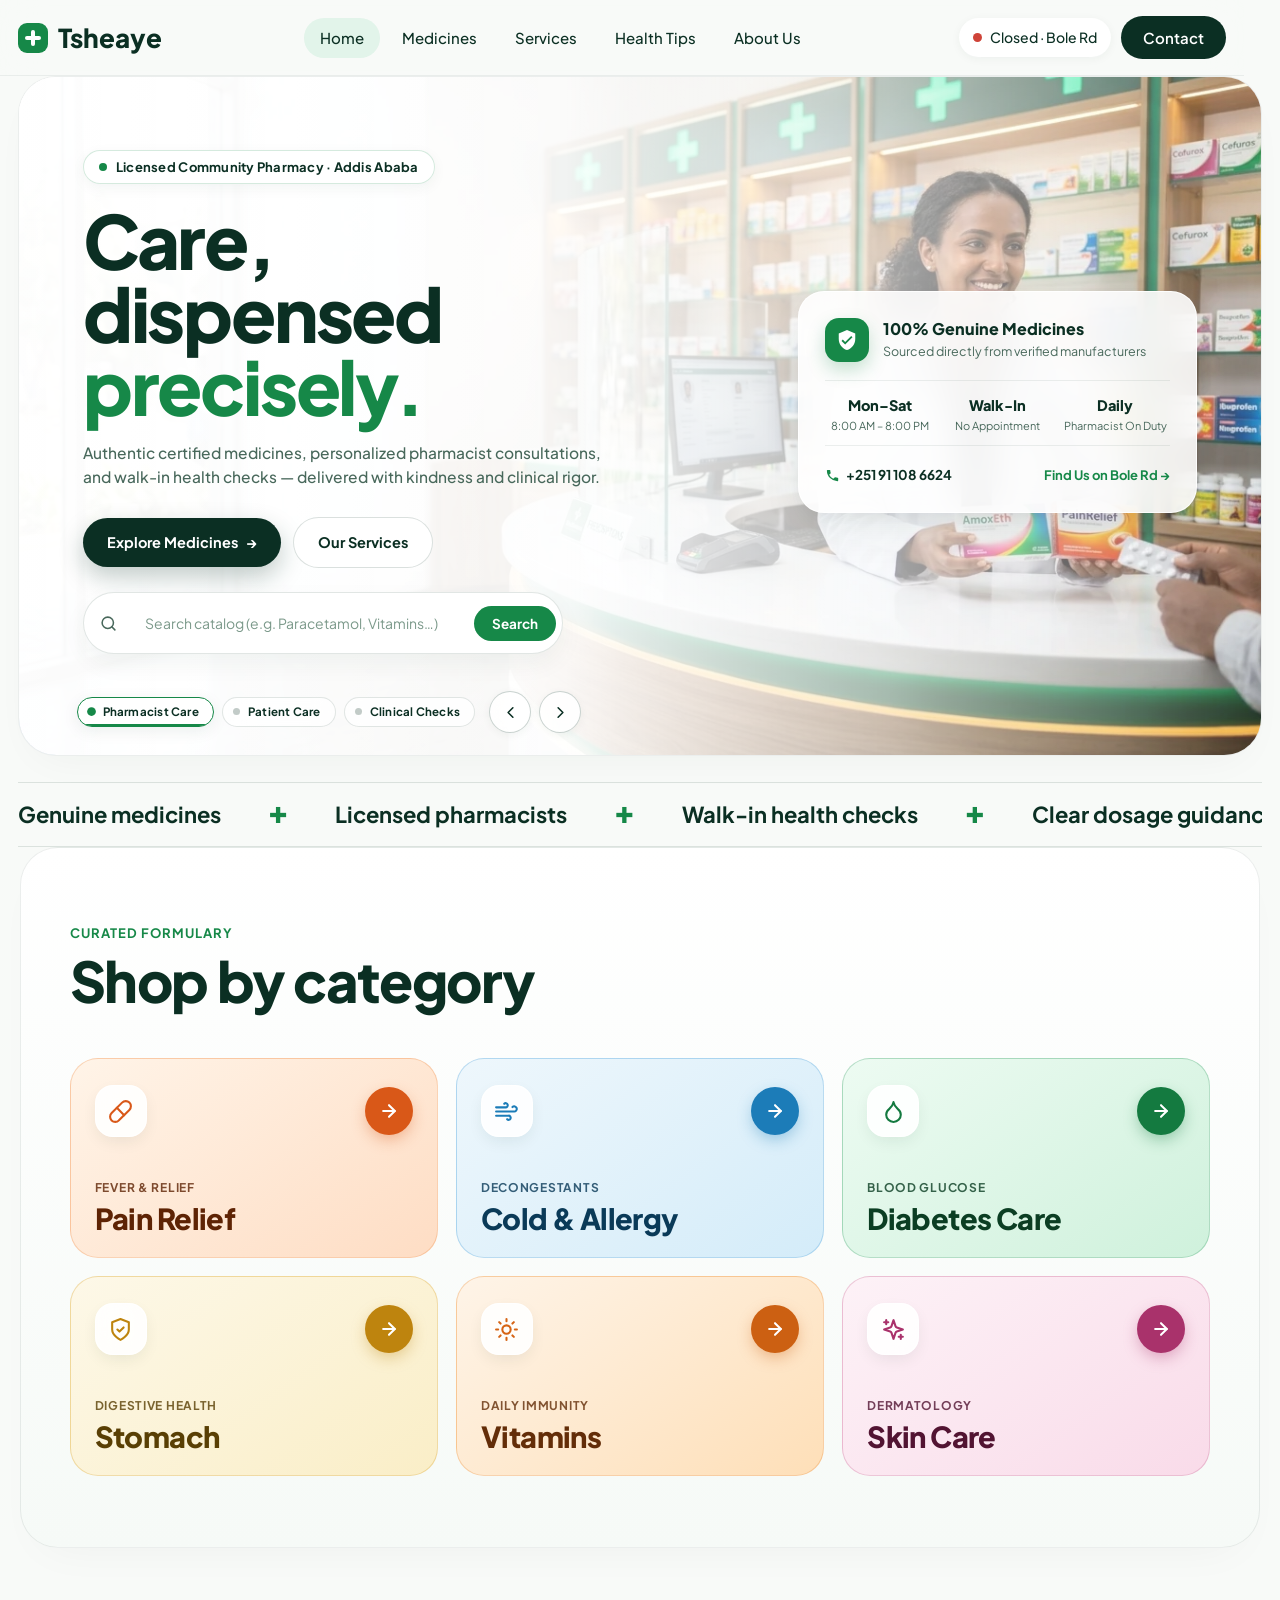
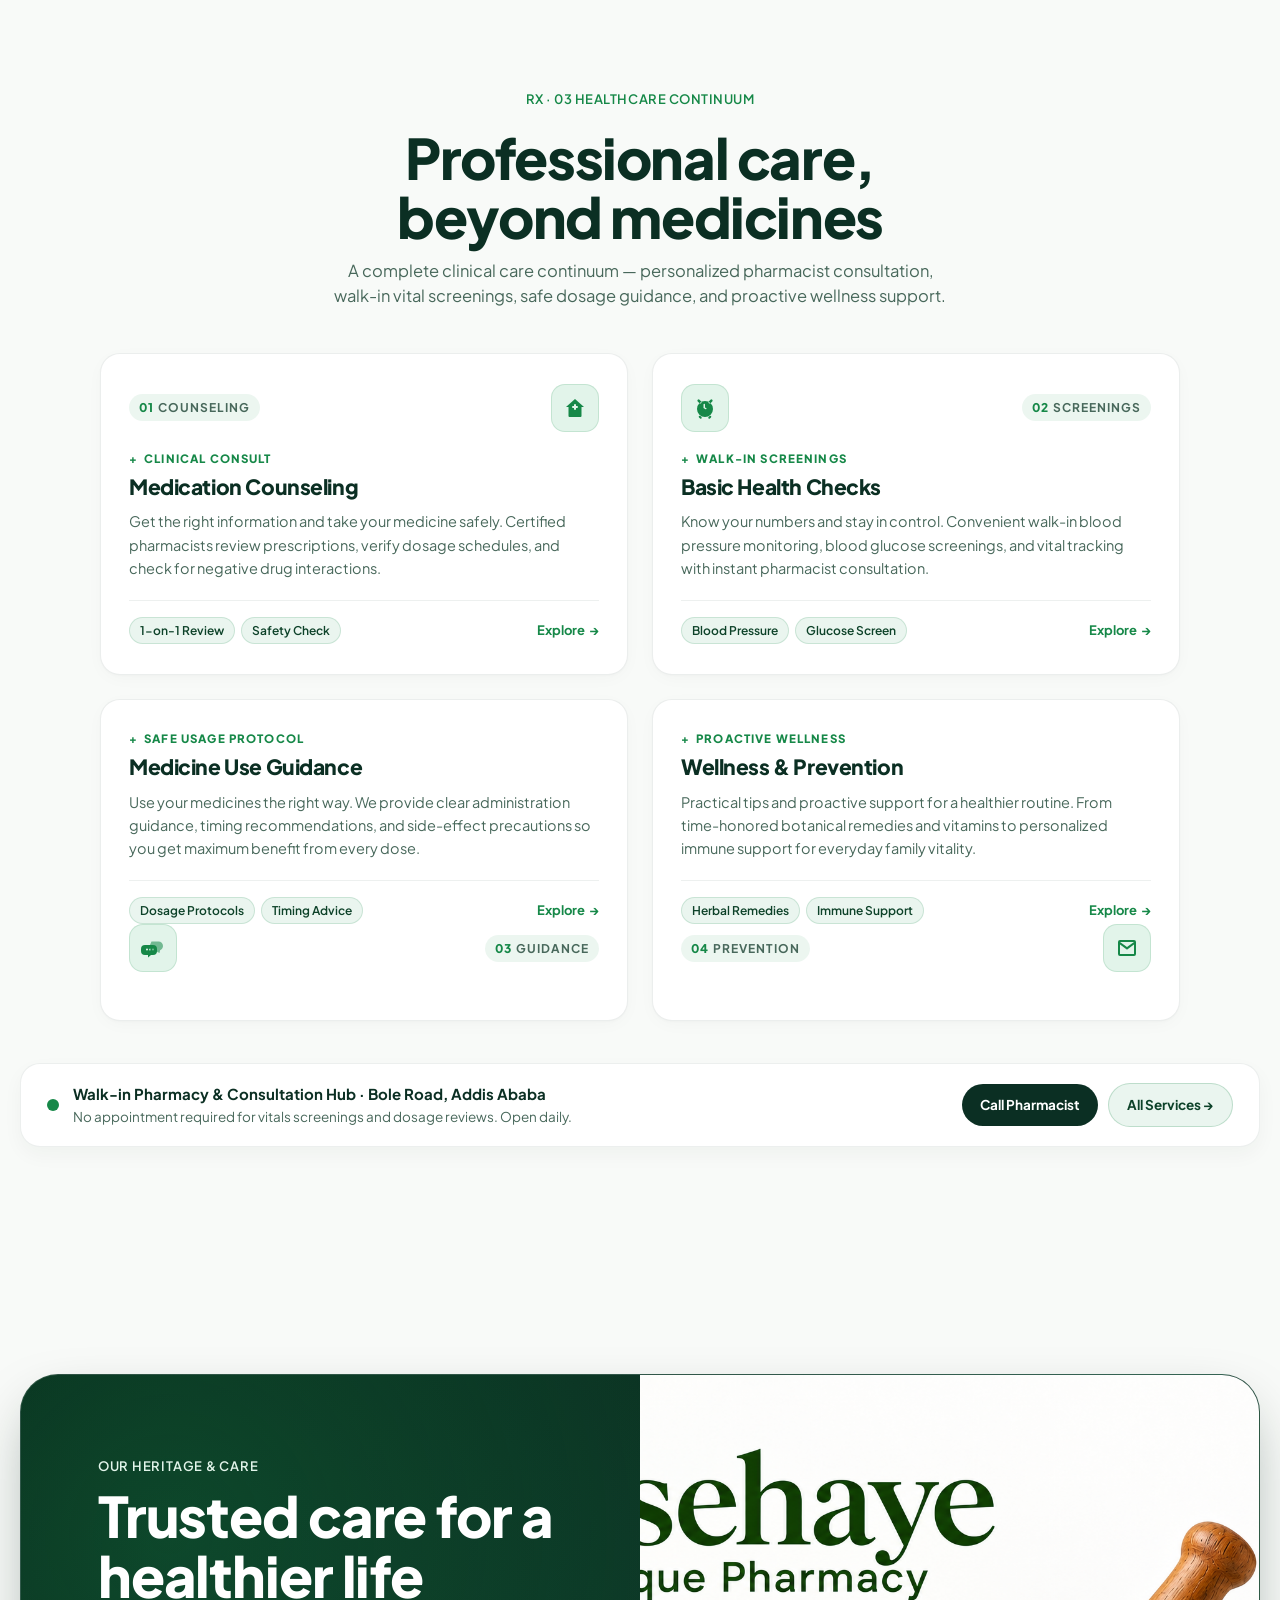
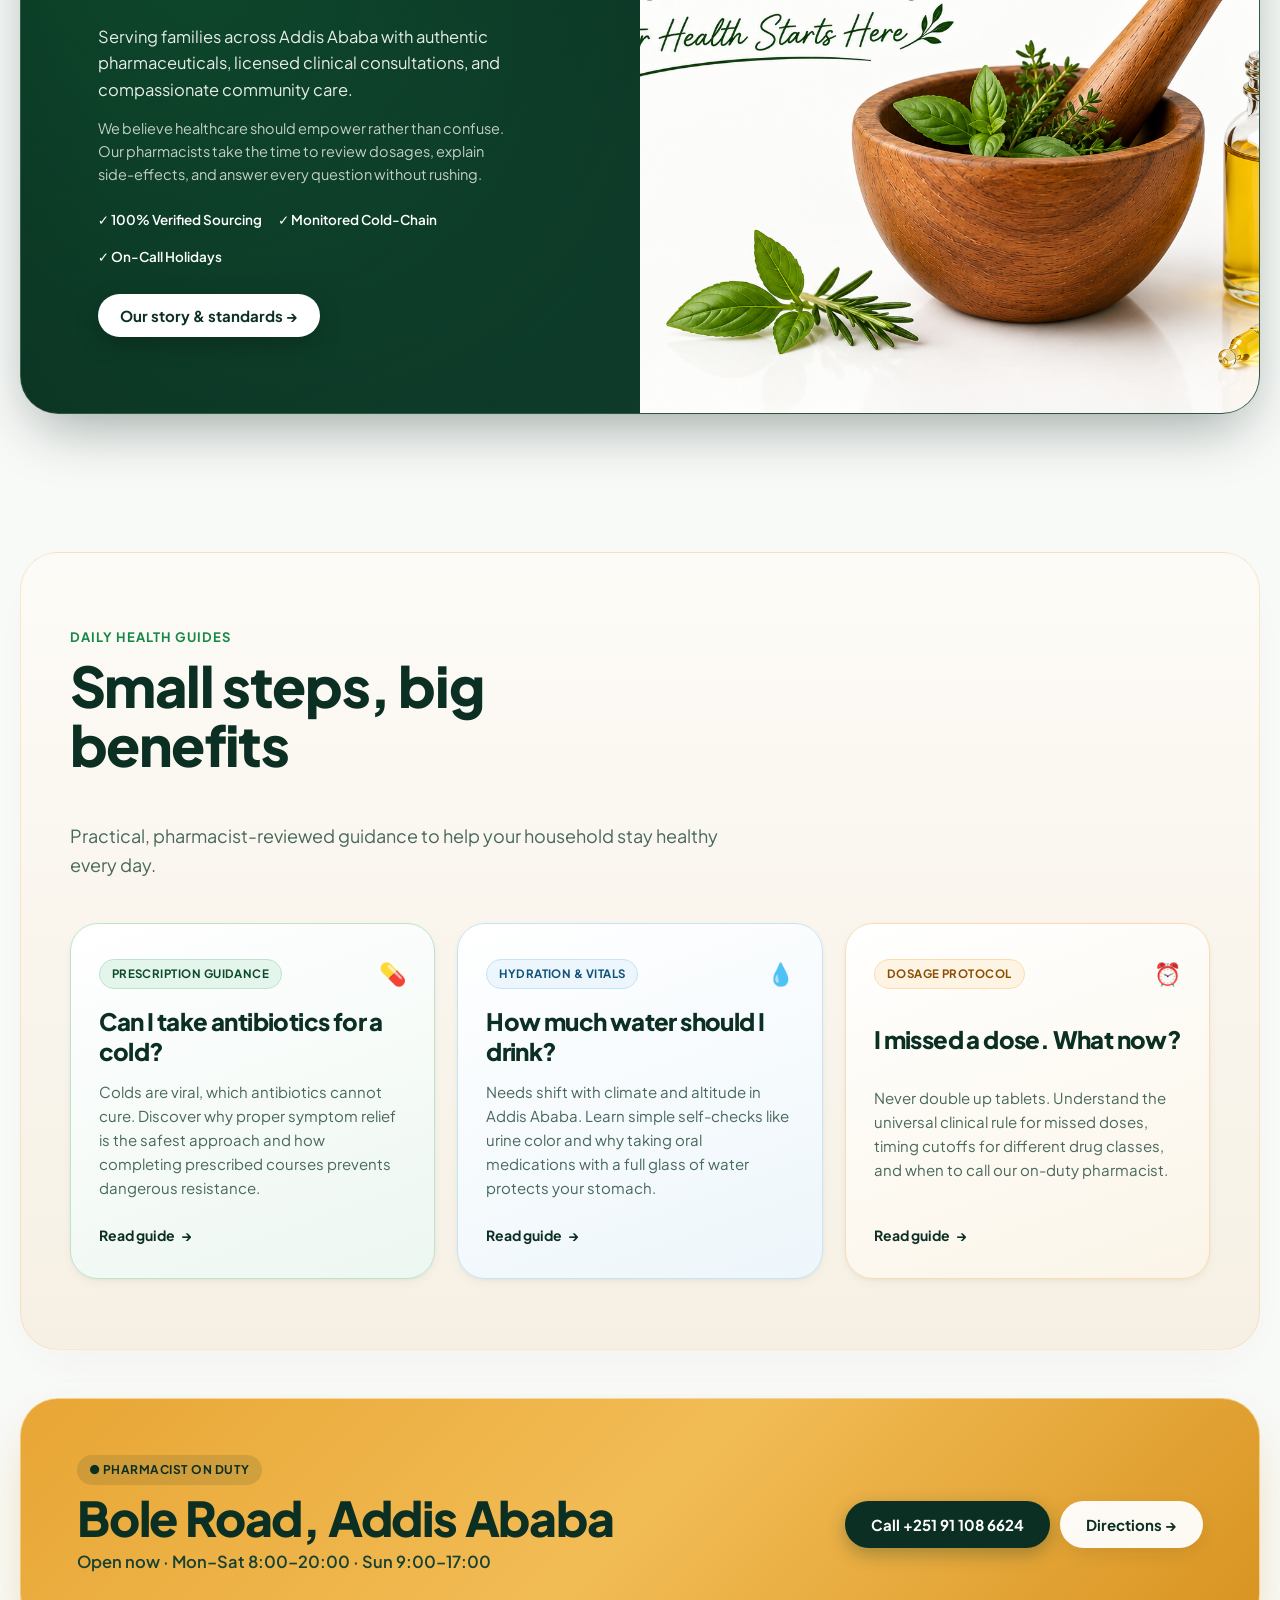
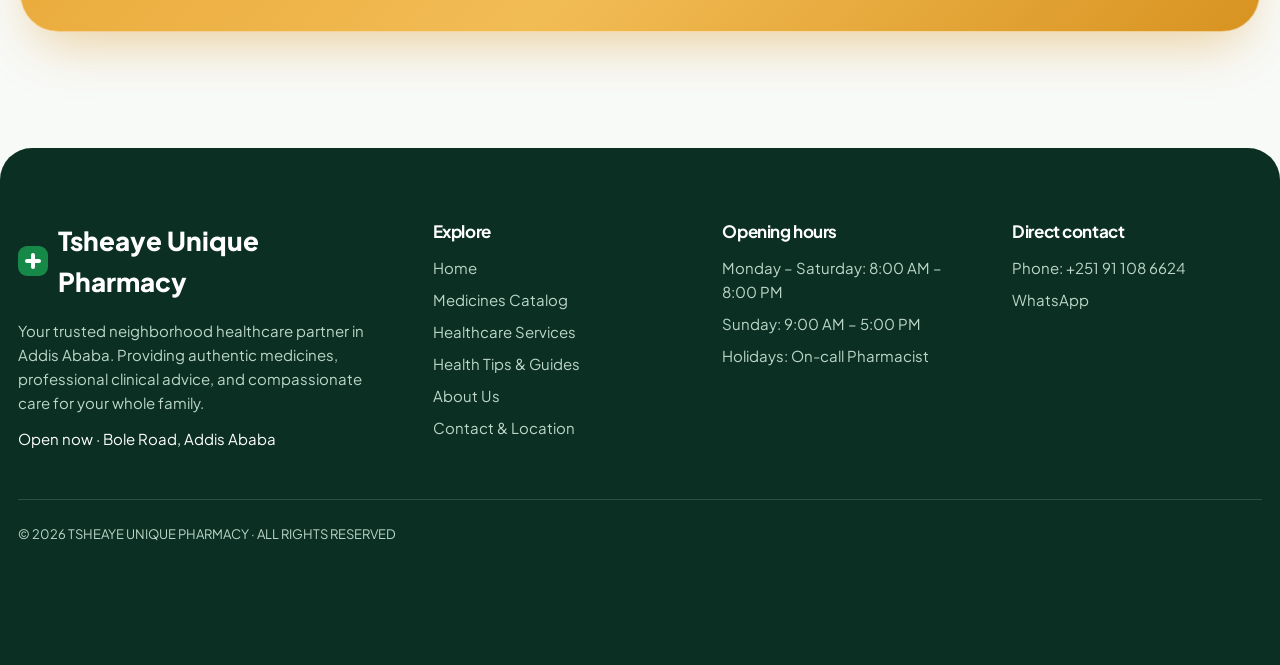
<file: index.html>
<!doctype html>
<html lang="en">
  <head>
    <meta charset="utf-8" />
    <meta name="viewport" content="width=device-width, initial-scale=1" />
    <title>Tsheaye Unique Pharmacy | Home</title>
    <meta
      name="description"
      content="Tsheaye Unique Pharmacy - Quality medicines, trusted healthcare advice, and community wellness services in Addis Ababa, Ethiopia."
    />
    <link rel="preconnect" href="https://fonts.googleapis.com" />
    <link rel="preconnect" href="https://fonts.gstatic.com" crossorigin />
    <link
      href="https://fonts.googleapis.com/css2?family=Plus+Jakarta+Sans:wght@400;500;600;700;800&display=swap"
      rel="stylesheet"
    />
    <link rel="stylesheet" href="style.css" />
  </head>
  <body data-page="index.html">
    <div class="wrap wrap-wide">
      <div id="hdr" data-include="header.html"></div>

      <main>
        <div class="frame" id="home">
          <!-- Hero Background Slideshow Engine (Curated Clinical Visuals) -->
          <div class="hero-slideshow" aria-hidden="true">
            <div class="hero-slide active">
              <picture>
                <source
                  srcset="images/hero-pharmacist.webp"
                  type="image/webp"
                />
                <img
                  src="images/hero-pharmacist.jpg"
                  alt="Licensed Ethiopian pharmacist at Tsehay Unique Pharmacy providing personalized medication advice and genuine healthcare products"
                  width="1376"
                  height="768"
                  fetchpriority="high"
                />
              </picture>
            </div>
            <div class="hero-slide">
              <img
                src="images/pharmacist-consultation.jpg"
                alt="Pharmacist explaining prescription dosage and safety to patient over the counter"
                width="1280"
                height="853"
                loading="lazy"
                fetchpriority="low"
              />
            </div>
            <div class="hero-slide">
              <img
                src="images/clinic-desk.jpg"
                alt="Healthcare consultation desk with stethoscope, clipboard and clinical notes"
                width="1152"
                height="896"
                loading="lazy"
                fetchpriority="low"
              />
            </div>
          </div>

          <!-- Strategic Multi-Stop Contrast Overlay (Pristine Luminous Aesthetic) -->
          <div class="hero-overlay" aria-hidden="true"></div>

          <!-- Master Content Grid -->
          <div class="hero-container">
            <!-- Left: Value Proposition, CTAs & Quick Search -->
            <div class="hero-content">
              <div class="hero-kicker-badge">
                <span class="live-dot" aria-hidden="true"></span>
                <span>Licensed Community Pharmacy · Addis Ababa</span>
              </div>

              <h1 class="hero-title">
                Care, <br />dispensed <span class="highlight">precisely.</span>
              </h1>

              <p class="hero-lead">
                Authentic certified medicines, personalized pharmacist
                consultations, and walk-in health checks — delivered with
                kindness and clinical rigor.
              </p>

              <div class="hero-actions">
                <a href="medicines.html" class="hero-btn primary">
                  Explore Medicines <span>→</span>
                </a>
                <a href="services.html" class="hero-btn secondary">
                  Our Services
                </a>
              </div>

              <form
                class="hero-search-hub"
                action="medicines.html"
                role="search"
              >
                <div class="search-input-wrap">
                  <svg
                    class="search-ico"
                    viewBox="0 0 24 24"
                    aria-hidden="true"
                  >
                    <circle cx="11" cy="11" r="8"></circle>
                    <path d="M21 21l-4.35-4.35"></path>
                  </svg>
                  <input
                    type="search"
                    name="q"
                    placeholder="Search catalog (e.g. Paracetamol, Vitamins…)"
                    aria-label="Search catalog"
                  />
                </div>
                <button type="submit" class="search-btn">Search</button>
              </form>
            </div>

            <!-- Right: Executive Healthcare Assurance Card -->
            <aside class="hero-trust-card glass">
              <div class="trust-card-header">
                <div class="trust-badge-icon" aria-hidden="true">
                  <svg viewBox="0 0 24 24">
                    <path
                      d="M12 1L3 5v6c0 5.55 3.84 10.74 9 12 5.16-1.26 9-6.45 9-12V5l-9-4zm-2 16l-4-4 1.41-1.41L10 14.17l6.59-6.59L18 9l-8 8z"
                    />
                  </svg>
                </div>
                <div>
                  <strong>100% Genuine Medicines</strong>
                  <small>Sourced directly from verified manufacturers</small>
                </div>
              </div>

              <div class="trust-metrics-grid">
                <div class="metric-item">
                  <span class="metric-num">Mon–Sat</span>
                  <span class="metric-label">8:00 AM – 8:00 PM</span>
                </div>
                <div class="metric-item">
                  <span class="metric-num">Walk-In</span>
                  <span class="metric-label">No Appointment</span>
                </div>
                <div class="metric-item">
                  <span class="metric-num">Daily</span>
                  <span class="metric-label">Pharmacist On Duty</span>
                </div>
              </div>

              <div class="trust-card-footer">
                <a href="tel:+251911086624" class="stat-call-btn">
                  <svg viewBox="0 0 24 24" aria-hidden="true">
                    <path
                      d="M6.62 10.79a15.05 15.05 0 006.59 6.59l2.2-2.2a1 1 0 011.02-.24 11.72 11.72 0 003.68.59 1 1 0 011 1V20a1 1 0 01-1 1A17 17 0 013 4a1 1 0 011-1h3.5a1 1 0 011 1c0 1.25.2 2.45.59 3.68a1 1 0 01-.24 1.02l-2.23 2.09z"
                    />
                  </svg>
                  <span>+251 91 108 6624</span>
                </a>
                <a href="contact.html" class="stat-visit-link"
                  >Find Us on Bole Rd →</a
                >
              </div>
            </aside>
          </div>

          <!-- Slideshow Navigation Controller & Arrows (Senior UX Controls) -->
          <div
            class="hero-slideshow-nav"
            role="tablist"
            aria-label="Hero Slideshow Controls"
          >
            <div class="hero-slide-tabs">
              <button
                type="button"
                class="slide-dot active"
                role="tab"
                aria-selected="true"
                aria-label="Slide 1: Licensed Pharmacist"
                data-slide="0"
              >
                <span class="dot-indicator" aria-hidden="true"></span>
                <span class="dot-label">Pharmacist Care</span>
                <span class="dot-timer-bar" aria-hidden="true"
                  ><span class="dot-timer-fill"></span
                ></span>
              </button>
              <button
                type="button"
                class="slide-dot"
                role="tab"
                aria-selected="false"
                aria-label="Slide 2: Patient Consultation"
                data-slide="1"
              >
                <span class="dot-indicator" aria-hidden="true"></span>
                <span class="dot-label">Patient Care</span>
                <span class="dot-timer-bar" aria-hidden="true"
                  ><span class="dot-timer-fill"></span
                ></span>
              </button>
              <button
                type="button"
                class="slide-dot"
                role="tab"
                aria-selected="false"
                aria-label="Slide 3: Clinical Diagnostics"
                data-slide="2"
              >
                <span class="dot-indicator" aria-hidden="true"></span>
                <span class="dot-label">Clinical Checks</span>
                <span class="dot-timer-bar" aria-hidden="true"
                  ><span class="dot-timer-fill"></span
                ></span>
              </button>
            </div>

            <div class="hero-arrows">
              <button
                type="button"
                class="hero-arrow-btn prev"
                id="heroPrevBtn"
                aria-label="Previous slide"
              >
                <svg viewBox="0 0 24 24" aria-hidden="true">
                  <polyline points="15 18 9 12 15 6"></polyline>
                </svg>
              </button>
              <button
                type="button"
                class="hero-arrow-btn next"
                id="heroNextBtn"
                aria-label="Next slide"
              >
                <svg viewBox="0 0 24 24" aria-hidden="true">
                  <polyline points="9 18 15 12 9 6"></polyline>
                </svg>
              </button>
            </div>
          </div>
        </div>

        <div class="mq" aria-hidden="true">
          <div>
            <span>Genuine medicines</span><i>✚</i
            ><span>Licensed pharmacists</span><i>✚</i
            ><span>Walk-in health checks</span><i>✚</i
            ><span>Clear dosage guidance</span><i>✚</i>
            <span>Genuine medicines</span><i>✚</i
            ><span>Licensed pharmacists</span><i>✚</i
            ><span>Walk-in health checks</span><i>✚</i
            ><span>Clear dosage guidance</span><i>✚</i>
          </div>
        </div>

        <section class="rv" id="medicines">
          <div class="sec-head">
            <span class="tag">Curated Formulary</span>
            <h2 class="sh">Shop by category</h2>
          </div>
          <div class="cats">
            <!-- 1. Pain Relief: Lucide Pill Icon -->
            <a class="cat cat-pain" href="medicines.html#pain">
              <div class="cat-top">
                <div class="cat-icon-badge" aria-hidden="true">
                  <svg
                    viewBox="0 0 24 24"
                    fill="none"
                    stroke="currentColor"
                    stroke-width="2"
                    stroke-linecap="round"
                    stroke-linejoin="round"
                  >
                    <path
                      d="m10.5 20.5 10-10a4.95 4.95 0 1 0-7-7l-10 10a4.95 4.95 0 1 0 7 7Z"
                    ></path>
                    <path d="m8.5 8.5 7 7"></path>
                  </svg>
                </div>
                <span class="cat-arrow" aria-hidden="true">
                  <svg
                    viewBox="0 0 24 24"
                    fill="none"
                    stroke="currentColor"
                    stroke-width="2.5"
                    stroke-linecap="round"
                    stroke-linejoin="round"
                  >
                    <line x1="5" y1="12" x2="19" y2="12"></line>
                    <polyline points="12 5 19 12 12 19"></polyline>
                  </svg>
                </span>
              </div>
              <div class="cat-content">
                <span class="cat-meta">Fever &amp; Relief</span>
                <strong class="cat-title">Pain Relief</strong>
              </div>
            </a>

            <!-- 2. Cold & Allergy: Feather/Lucide Wind Airways Icon -->
            <a class="cat cat-cold" href="medicines.html#cold">
              <div class="cat-top">
                <div class="cat-icon-badge" aria-hidden="true">
                  <svg
                    viewBox="0 0 24 24"
                    fill="none"
                    stroke="currentColor"
                    stroke-width="2"
                    stroke-linecap="round"
                    stroke-linejoin="round"
                  >
                    <path d="M17.7 7.7A2.5 2.5 0 1 1 19 12H2"></path>
                    <path d="M12.6 19.4A2 2 0 1 0 14 16H2"></path>
                    <path d="M9.8 4.6A2 2 0 1 1 11 8H2"></path>
                  </svg>
                </div>
                <span class="cat-arrow" aria-hidden="true">
                  <svg
                    viewBox="0 0 24 24"
                    fill="none"
                    stroke="currentColor"
                    stroke-width="2.5"
                    stroke-linecap="round"
                    stroke-linejoin="round"
                  >
                    <line x1="5" y1="12" x2="19" y2="12"></line>
                    <polyline points="12 5 19 12 12 19"></polyline>
                  </svg>
                </span>
              </div>
              <div class="cat-content">
                <span class="cat-meta">Decongestants</span>
                <strong class="cat-title">Cold &amp; Allergy</strong>
              </div>
            </a>

            <!-- 3. Diabetes Care: Feather/Lucide Droplet Glucose Icon -->
            <a class="cat cat-diabetes" href="medicines.html#diabetes">
              <div class="cat-top">
                <div class="cat-icon-badge" aria-hidden="true">
                  <svg
                    viewBox="0 0 24 24"
                    fill="none"
                    stroke="currentColor"
                    stroke-width="2"
                    stroke-linecap="round"
                    stroke-linejoin="round"
                  >
                    <path
                      d="M12 22a7 7 0 0 0 7-7c0-2-1-3.9-3-5.5s-3.5-4-4-6.5c-.5 2.5-2 4.9-4 6.5C6 11.1 5 13 5 15a7 7 0 0 0 7 7z"
                    ></path>
                  </svg>
                </div>
                <span class="cat-arrow" aria-hidden="true">
                  <svg
                    viewBox="0 0 24 24"
                    fill="none"
                    stroke="currentColor"
                    stroke-width="2.5"
                    stroke-linecap="round"
                    stroke-linejoin="round"
                  >
                    <line x1="5" y1="12" x2="19" y2="12"></line>
                    <polyline points="12 5 19 12 12 19"></polyline>
                  </svg>
                </span>
              </div>
              <div class="cat-content">
                <span class="cat-meta">Blood Glucose</span>
                <strong class="cat-title">Diabetes Care</strong>
              </div>
            </a>

            <!-- 4. Stomach: Feather/Lucide Shield-Check Digestive Defense Icon -->
            <a class="cat cat-stomach" href="medicines.html#stomach">
              <div class="cat-top">
                <div class="cat-icon-badge" aria-hidden="true">
                  <svg
                    viewBox="0 0 24 24"
                    fill="none"
                    stroke="currentColor"
                    stroke-width="2"
                    stroke-linecap="round"
                    stroke-linejoin="round"
                  >
                    <path
                      d="M12 22s8-4 8-10V5l-8-3-8 3v7c0 6 8 10 8 10z"
                    ></path>
                    <path d="m9 12 2 2 4-4"></path>
                  </svg>
                </div>
                <span class="cat-arrow" aria-hidden="true">
                  <svg
                    viewBox="0 0 24 24"
                    fill="none"
                    stroke="currentColor"
                    stroke-width="2.5"
                    stroke-linecap="round"
                    stroke-linejoin="round"
                  >
                    <line x1="5" y1="12" x2="19" y2="12"></line>
                    <polyline points="12 5 19 12 12 19"></polyline>
                  </svg>
                </span>
              </div>
              <div class="cat-content">
                <span class="cat-meta">Digestive Health</span>
                <strong class="cat-title">Stomach</strong>
              </div>
            </a>

            <!-- 5. Vitamins: Feather/Lucide Sun Immunity Vitality Icon -->
            <a class="cat cat-vitamins" href="medicines.html#vitamins">
              <div class="cat-top">
                <div class="cat-icon-badge" aria-hidden="true">
                  <svg
                    viewBox="0 0 24 24"
                    fill="none"
                    stroke="currentColor"
                    stroke-width="2"
                    stroke-linecap="round"
                    stroke-linejoin="round"
                  >
                    <circle cx="12" cy="12" r="4"></circle>
                    <path d="M12 2v2"></path>
                    <path d="M12 20v2"></path>
                    <path d="m4.93 4.93 1.41 1.41"></path>
                    <path d="m17.66 17.66 1.41 1.41"></path>
                    <path d="M2 12h2"></path>
                    <path d="M20 12h2"></path>
                    <path d="m6.34 17.66-1.41 1.41"></path>
                    <path d="m19.07 4.93-1.41 1.41"></path>
                  </svg>
                </div>
                <span class="cat-arrow" aria-hidden="true">
                  <svg
                    viewBox="0 0 24 24"
                    fill="none"
                    stroke="currentColor"
                    stroke-width="2.5"
                    stroke-linecap="round"
                    stroke-linejoin="round"
                  >
                    <line x1="5" y1="12" x2="19" y2="12"></line>
                    <polyline points="12 5 19 12 12 19"></polyline>
                  </svg>
                </span>
              </div>
              <div class="cat-content">
                <span class="cat-meta">Daily Immunity</span>
                <strong class="cat-title">Vitamins</strong>
              </div>
            </a>

            <!-- 6. Skin Care: Feather/Lucide Sparkles Radiant Care Icon -->
            <a class="cat cat-skin" href="medicines.html#skin">
              <div class="cat-top">
                <div class="cat-icon-badge" aria-hidden="true">
                  <svg
                    viewBox="0 0 24 24"
                    fill="none"
                    stroke="currentColor"
                    stroke-width="2"
                    stroke-linecap="round"
                    stroke-linejoin="round"
                  >
                    <path
                      d="m12 3-1.912 5.813a2 2 0 0 1-1.275 1.275L3 12l5.813 1.912a2 2 0 0 1 1.275 1.275L12 21l1.912-5.813a2 2 0 0 1 1.275-1.275L21 12l-5.813-1.912a2 2 0 0 1-1.275-1.275L12 3Z"
                    ></path>
                    <path d="M5 3v4"></path>
                    <path d="M19 17v4"></path>
                    <path d="M3 5h4"></path>
                    <path d="M17 19h4"></path>
                  </svg>
                </div>
                <span class="cat-arrow" aria-hidden="true">
                  <svg
                    viewBox="0 0 24 24"
                    fill="none"
                    stroke="currentColor"
                    stroke-width="2.5"
                    stroke-linecap="round"
                    stroke-linejoin="round"
                  >
                    <line x1="5" y1="12" x2="19" y2="12"></line>
                    <polyline points="12 5 19 12 12 19"></polyline>
                  </svg>
                </span>
              </div>
              <div class="cat-content">
                <span class="cat-meta">Dermatology</span>
                <strong class="cat-title">Skin Care</strong>
              </div>
            </a>
          </div>
        </section>

        <section class="rv svc-flow-section" id="services">
          <div class="svc-flow-head">
            <span class="tag">Rx · 03 Healthcare Continuum</span>
            <h2 class="sh" style="margin: 10px auto 12px">
              Professional care, beyond medicines
            </h2>
            <p class="lead">
              A complete clinical care continuum — personalized pharmacist
              consultation, walk-in vital screenings, safe dosage guidance, and
              proactive wellness support.
            </p>
          </div>

          <div class="flow-grid">
            <!-- Pillar 1: Medication Counseling -->
            <a
              href="services.html"
              class="flow-card flow-card-1"
              aria-label="Medication Counseling · Clinical Consultation"
            >
              <div class="flow-white-shell">
                <div class="flow-shelf-row">
                  <div class="flow-badge tail-down">
                    <span class="num">01</span>
                    <span class="sub">Counseling</span>
                  </div>
                  <div class="flow-icon-tab">
                    <svg viewBox="0 0 48 48" aria-hidden="true">
                      <path
                        d="M24 6L6 22h5v18a2 2 0 002 2h22a2 2 0 002-2V22h5L24 6zm0 10a2 2 0 012 2v2h2a2 2 0 110 4h-2v2a2 2 0 11-4 0v-2h-2a2 2 0 110-4h2v-2a2 2 0 012-2z"
                      />
                    </svg>
                  </div>
                </div>
                <div class="flow-body">
                  <div class="flow-kicker">
                    <span class="plus-badge">+</span
                    ><span>CLINICAL CONSULT</span>
                  </div>
                  <h3>Medication Counseling</h3>
                  <p>
                    Get the right information and take your medicine safely.
                    Certified pharmacists review prescriptions, verify dosage
                    schedules, and check for negative drug interactions.
                  </p>
                  <div class="flow-meta">
                    <div class="flow-pills">
                      <span class="flow-pill">1-on-1 Review</span>
                      <span class="flow-pill">Safety Check</span>
                    </div>
                    <span class="flow-action">Explore <i>→</i></span>
                  </div>
                </div>
              </div>
            </a>

            <!-- Pillar 2: Basic Health Checks -->
            <a
              href="services.html"
              class="flow-card flow-card-2"
              aria-label="Basic Health Checks · Vital Screenings"
            >
              <div class="flow-white-shell">
                <div class="flow-shelf-row">
                  <div class="flow-icon-tab">
                    <svg viewBox="0 0 48 48" aria-hidden="true">
                      <path
                        d="M24 10a16 16 0 1016 16A16 16 0 0024 10zm1 16.5l-4-2.5V17a1.5 1.5 0 013 0v5.8l3 1.9a1.5 1.5 0 01-2 1.8zM9.5 7.5a2.5 2.5 0 013.5 0l3 3a2.5 2.5 0 11-3.5 3.5l-3-3a2.5 2.5 0 010-3.5zm29 0a2.5 2.5 0 010 3.5l-3 3a2.5 2.5 0 11-3.5-3.5l3-3a2.5 2.5 0 013.5 0zM12 40a2 2 0 012.8 0L17 42.2a2 2 0 01-2.8 2.8L12 42.8A2 2 0 0112 40zm24 0a2 2 0 010 2.8l-2.2 2.2a2 2 0 01-2.8-2.8l2.2-2.2a2 2 0 012.8 0z"
                      />
                    </svg>
                  </div>
                  <div class="flow-badge tail-down">
                    <span class="num">02</span>
                    <span class="sub">Screenings</span>
                  </div>
                </div>
                <div class="flow-body">
                  <div class="flow-kicker">
                    <span class="plus-badge">+</span
                    ><span>WALK-IN SCREENINGS</span>
                  </div>
                  <h3>Basic Health Checks</h3>
                  <p>
                    Know your numbers and stay in control. Convenient walk-in
                    blood pressure monitoring, blood glucose screenings, and
                    vital tracking with instant pharmacist consultation.
                  </p>
                  <div class="flow-meta">
                    <div class="flow-pills">
                      <span class="flow-pill">Blood Pressure</span>
                      <span class="flow-pill">Glucose Screen</span>
                    </div>
                    <span class="flow-action">Explore <i>→</i></span>
                  </div>
                </div>
              </div>
            </a>

            <!-- Pillar 3: Medicine Use Guidance -->
            <a
              href="services.html"
              class="flow-card flow-card-3"
              aria-label="Medicine Use Guidance · Safe Usage Protocols"
            >
              <div class="flow-white-shell">
                <div class="flow-body">
                  <div class="flow-kicker">
                    <span class="plus-badge">+</span
                    ><span>SAFE USAGE PROTOCOL</span>
                  </div>
                  <h3>Medicine Use Guidance</h3>
                  <p>
                    Use your medicines the right way. We provide clear
                    administration guidance, timing recommendations, and
                    side-effect precautions so you get maximum benefit from
                    every dose.
                  </p>
                  <div class="flow-meta">
                    <div class="flow-pills">
                      <span class="flow-pill">Dosage Protocols</span>
                      <span class="flow-pill">Timing Advice</span>
                    </div>
                    <span class="flow-action">Explore <i>→</i></span>
                  </div>
                </div>
                <div class="flow-shelf-row">
                  <div class="flow-icon-tab">
                    <svg viewBox="0 0 48 48" aria-hidden="true">
                      <path
                        d="M21 11h14a9 9 0 019 9c0 3.8-2.3 7-5.8 8.4L37 34l-5-2.5H25a9 9 0 01-9-9 9 9 0 010-.2z"
                        opacity="0.55"
                      />
                      <path
                        d="M8 18h16a8 8 0 018 8v4a8 8 0 01-8 8h-4l-6 5v-5H8a8 8 0 01-8-8v-4a8 8 0 018-8zm4 7a2 2 0 100 4 2 2 0 000-4zm6 0a2 2 0 100 4 2 2 0 000-4zm6 0a2 2 0 100 4 2 2 0 000-4z"
                      />
                    </svg>
                  </div>
                  <div class="flow-badge tail-up">
                    <span class="num">03</span>
                    <span class="sub">Guidance</span>
                  </div>
                </div>
              </div>
            </a>

            <!-- Pillar 4: Wellness & Prevention -->
            <a
              href="services.html"
              class="flow-card flow-card-4"
              aria-label="Wellness &amp; Prevention · Proactive Health"
            >
              <div class="flow-white-shell">
                <div class="flow-body">
                  <div class="flow-kicker">
                    <span class="plus-badge">+</span
                    ><span>PROACTIVE WELLNESS</span>
                  </div>
                  <h3>Wellness &amp; Prevention</h3>
                  <p>
                    Practical tips and proactive support for a healthier
                    routine. From time-honored botanical remedies and vitamins
                    to personalized immune support for everyday family vitality.
                  </p>
                  <div class="flow-meta">
                    <div class="flow-pills">
                      <span class="flow-pill">Herbal Remedies</span>
                      <span class="flow-pill">Immune Support</span>
                    </div>
                    <span class="flow-action">Explore <i>→</i></span>
                  </div>
                </div>
                <div class="flow-shelf-row">
                  <div class="flow-badge tail-up">
                    <span class="num">04</span>
                    <span class="sub">Prevention</span>
                  </div>
                  <div class="flow-icon-tab">
                    <svg viewBox="0 0 48 48" aria-hidden="true">
                      <path
                        d="M6 12a4 4 0 014-4h28a4 4 0 014 4v24a4 4 0 01-4 4H10a4 4 0 01-4-4V12zm4 0l14 10 14-10H10zm28 24V16.8L25.2 26.6a2 2 0 01-2.4 0L10 16.8V36h28z"
                      />
                    </svg>
                  </div>
                </div>
              </div>
            </a>
          </div>

          <!-- Service Assurance Bar -->
          <div class="svc-assurance-bar">
            <div class="svc-assurance-info">
              <span class="pulse-dot" aria-hidden="true"></span>
              <div>
                <strong
                  >Walk-in Pharmacy &amp; Consultation Hub · Bole Road, Addis
                  Ababa</strong
                >
                <p>
                  No appointment required for vitals screenings and dosage
                  reviews. Open daily.
                </p>
              </div>
            </div>
            <div class="svc-assurance-actions">
              <a href="tel:+251911086624" class="svc-action-btn primary"
                >Call Pharmacist</a
              >
              <a href="services.html" class="svc-action-btn outline"
                >All Services →</a
              >
            </div>
          </div>
        </section>

        <section class="rv" id="about">
          <div class="about">
            <div>
              <span
                class="tag"
                style="color: var(--mint); letter-spacing: 0.06em"
                >Our Heritage &amp; Care</span
              >
              <h2>Trusted care for a healthier life</h2>
              <p
                style="
                  font-size: 16.5px;
                  line-height: 1.6;
                  color: rgba(255, 255, 255, 0.9);
                  margin-bottom: 14px;
                "
              >
                Serving families across Addis Ababa with authentic
                pharmaceuticals, licensed clinical consultations, and
                compassionate community care.
              </p>
              <p
                style="
                  font-size: 14.5px;
                  line-height: 1.6;
                  color: rgba(255, 255, 255, 0.75);
                  margin-bottom: 22px;
                "
              >
                We believe healthcare should empower rather than confuse. Our
                pharmacists take the time to review dosages, explain
                side-effects, and answer every question without rushing.
              </p>
              <div
                style="
                  display: flex;
                  gap: 16px;
                  flex-wrap: wrap;
                  margin-bottom: 26px;
                  font-size: 13.5px;
                  font-weight: 600;
                  color: #ffffff;
                "
              >
                <span>✓ 100% Verified Sourcing</span>
                <span>✓ Monitored Cold-Chain</span>
                <span>✓ On-Call Holidays</span>
              </div>
              <a class="btn light" href="about.html"
                >Our story &amp; standards →</a
              >
            </div>
            <img
              src="images/brand-still.jpg"
              alt="Tsehaye Unique Pharmacy — Better Health Starts Here"
              loading="lazy"
            />
          </div>
        </section>

        <section class="rv" id="tips">
          <div class="sec-head">
            <span class="tag">Daily Health Guides</span>
            <h2 class="sh">Small steps, big benefits</h2>
            <p class="lead">
              Practical, pharmacist-reviewed guidance to help your household
              stay healthy every day.
            </p>
          </div>
          <div class="guides">
            <a class="g g-mint" href="health-tips.html">
              <div class="g-head">
                <span class="g-badge mint">Prescription Guidance</span>
                <span class="g-icon" aria-hidden="true">💊</span>
              </div>
              <h3>Can I take antibiotics for a cold?</h3>
              <p>
                Colds are viral, which antibiotics cannot cure. Discover why
                proper symptom relief is the safest approach and how completing
                prescribed courses prevents dangerous resistance.
              </p>
              <span class="g-link">Read guide <i>→</i></span>
            </a>
            <a class="g g-sky" href="health-tips.html">
              <div class="g-head">
                <span class="g-badge sky">Hydration &amp; Vitals</span>
                <span class="g-icon" aria-hidden="true">💧</span>
              </div>
              <h3>How much water should I drink?</h3>
              <p>
                Needs shift with climate and altitude in Addis Ababa. Learn
                simple self-checks like urine color and why taking oral
                medications with a full glass of water protects your stomach.
              </p>
              <span class="g-link">Read guide <i>→</i></span>
            </a>
            <a class="g g-amber" href="health-tips.html">
              <div class="g-head">
                <span class="g-badge amber">Dosage Protocol</span>
                <span class="g-icon" aria-hidden="true">⏰</span>
              </div>
              <h3>I missed a dose. What now?</h3>
              <p>
                Never double up tablets. Understand the universal clinical rule
                for missed doses, timing cutoffs for different drug classes, and
                when to call our on-duty pharmacist.
              </p>
              <span class="g-link">Read guide <i>→</i></span>
            </a>
          </div>
        </section>

        <div class="loc rv" id="contact">
          <div class="loc-content">
            <span class="loc-pill">● Pharmacist On Duty</span>
            <h2>Bole Road, Addis Ababa</h2>
            <p>Open now · Mon–Sat 8:00–20:00 · Sun 9:00–17:00</p>
          </div>
          <div class="acts">
            <a class="btn primary-dark" href="tel:+251911086624"
              >Call +251 91 108 6624</a
            >
            <a
              class="btn light"
              href="https://maps.google.com/?q=Bole+Road+Addis+Ababa"
              target="_blank"
              rel="noopener"
              >Directions →</a
            >
          </div>
        </div>
      </main>
    </div>

    <div id="ftr" data-include="footer.html"></div>
    <script src="site.js"></script>
  </body>
</html>
</file>
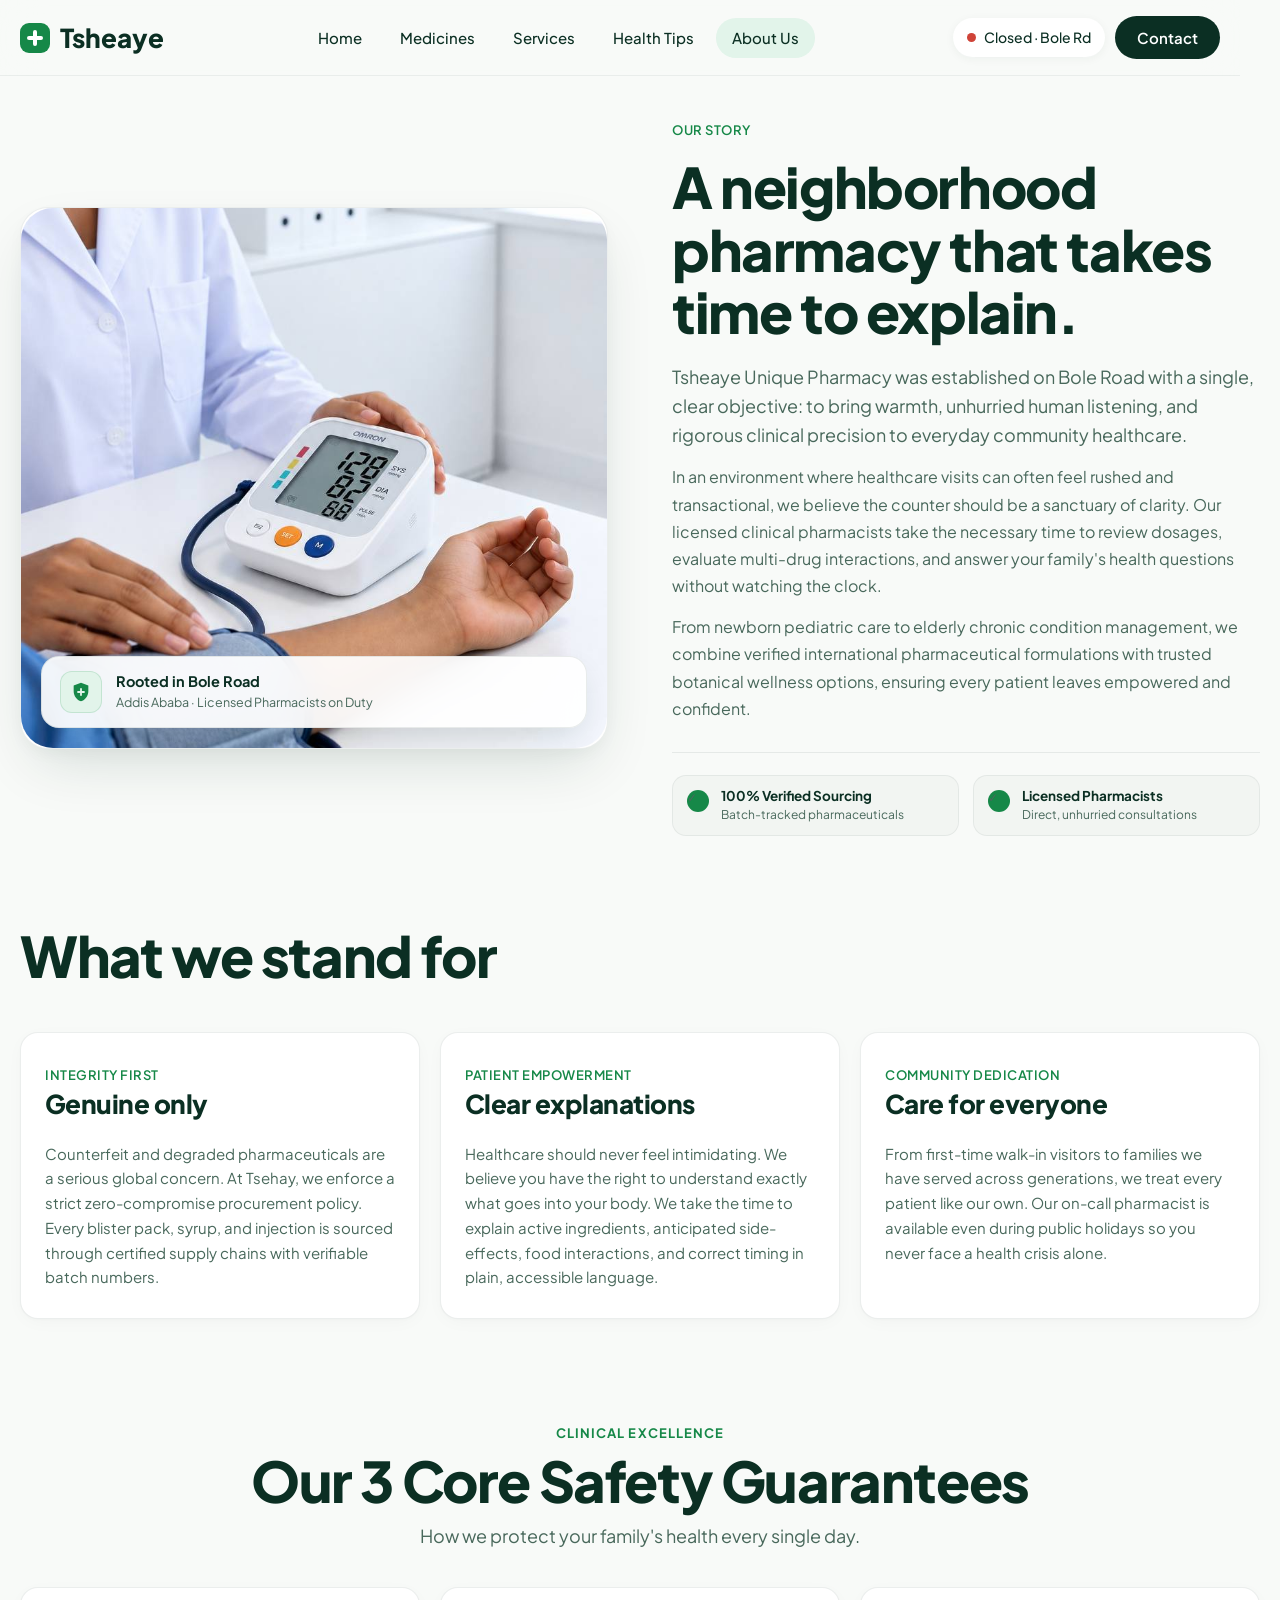
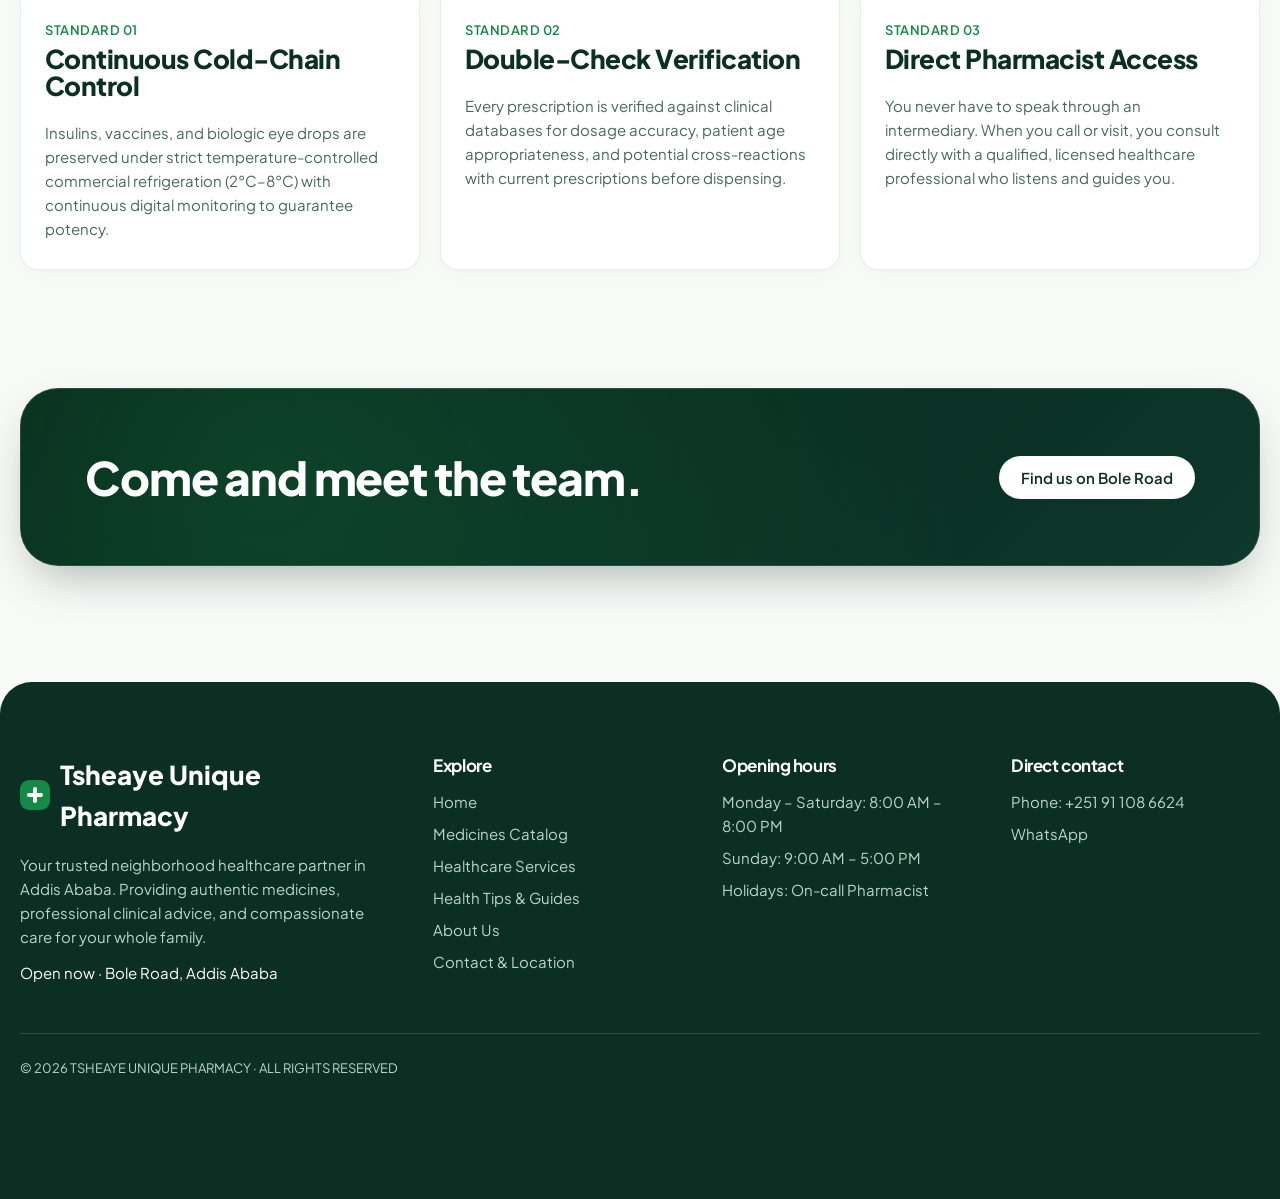
<file: about.html>
<!DOCTYPE html><html lang="en"><head><meta charset="utf-8"><meta name="viewport" content="width=device-width, initial-scale=1"><link rel="preconnect" href="https://fonts.googleapis.com"><link rel="preconnect" href="https://fonts.gstatic.com" crossorigin><link href="https://fonts.googleapis.com/css2?family=Plus+Jakarta+Sans:wght@400;500;600;700;800&display=swap" rel="stylesheet"><link rel="stylesheet" href="style.css"><title>About Us | Tsheaye Unique Pharmacy</title><meta name="description" content="Meet Tsheaye Unique Pharmacy: genuine medicines, professional guidance and a team that explains things clearly."></head>
<body data-page="about.html"><div class="wrap"><div id="hdr" data-include="header.html"></div><main>
<section style="padding-top:clamp(20px, 3.5vw, 44px)">
  <div class="split">
    <div class="story-visual">
      <div class="story-img-card">
        <img
          src="images/bp-screening-check.jpg"
          alt="Clinical healthcare screening and consultation at Tsheaye Unique Pharmacy"
          class="story-photo"
          loading="lazy"
        >
        <div class="story-badge">
          <div class="story-badge-icon" aria-hidden="true">
            <svg viewBox="0 0 24 24" width="22" height="22" fill="currentColor">
              <path d="M12 2L4 5v6.09c0 5.05 3.41 9.76 8 10.91 4.59-1.15 8-5.86 8-10.91V5l-8-3zm1 14h-2v-3H8v-2h3V8h2v3h3v2h-3v3z"/>
            </svg>
          </div>
          <div>
            <strong>Rooted in Bole Road</strong>
            <span>Addis Ababa · Licensed Pharmacists on Duty</span>
          </div>
        </div>
      </div>
    </div>
    <div class="story-content">
      <span class="tag">Our story</span>
      <h1 class="sh" style="max-width:none">A neighborhood pharmacy that takes time to explain.</h1>
      <p class="lead" style="margin-bottom:14px">Tsheaye Unique Pharmacy was established on Bole Road with a single, clear objective: to bring warmth, unhurried human listening, and rigorous clinical precision to everyday community healthcare.</p>
      <p class="story-text">In an environment where healthcare visits can often feel rushed and transactional, we believe the counter should be a sanctuary of clarity. Our licensed clinical pharmacists take the necessary time to review dosages, evaluate multi-drug interactions, and answer your family's health questions without watching the clock.</p>
      <p class="story-text">From newborn pediatric care to elderly chronic condition management, we combine verified international pharmaceutical formulations with trusted botanical wellness options, ensuring every patient leaves empowered and confident.</p>
      <div class="story-pillars">
        <div class="story-pillar">
          <span class="pillar-check">✓</span>
          <div>
            <strong>100% Verified Sourcing</strong>
            <span>Batch-tracked pharmaceuticals</span>
          </div>
        </div>
        <div class="story-pillar">
          <span class="pillar-check">✓</span>
          <div>
            <strong>Licensed Pharmacists</strong>
            <span>Direct, unhurried consultations</span>
          </div>
        </div>
      </div>
    </div>
  </div>
</section>

<section style="padding-top:0"><h2 class="sh">What we stand for</h2><div class="vals">
<div class="val">
  <div><span class="tag" style="margin-bottom:4px">Integrity First</span><h3>Genuine only</h3></div>
  <p style="color:var(--mute);line-height:1.65;font-size:15px;margin-top:14px">Counterfeit and degraded pharmaceuticals are a serious global concern. At Tsehay, we enforce a strict zero-compromise procurement policy. Every blister pack, syrup, and injection is sourced through certified supply chains with verifiable batch numbers.</p>
</div>
<div class="val">
  <div><span class="tag" style="margin-bottom:4px">Patient Empowerment</span><h3>Clear explanations</h3></div>
  <p style="color:var(--mute);line-height:1.65;font-size:15px;margin-top:14px">Healthcare should never feel intimidating. We believe you have the right to understand exactly what goes into your body. We take the time to explain active ingredients, anticipated side-effects, food interactions, and correct timing in plain, accessible language.</p>
</div>
<div class="val">
  <div><span class="tag" style="margin-bottom:4px">Community Dedication</span><h3>Care for everyone</h3></div>
  <p style="color:var(--mute);line-height:1.65;font-size:15px;margin-top:14px">From first-time walk-in visitors to families we have served across generations, we treat every patient like our own. Our on-call pharmacist is available even during public holidays so you never face a health crisis alone.</p>
</div></div></section>

<!-- Clinical Safety Standards Charter -->
<section style="padding-top:10px">
  <div class="sec-head" style="text-align:center;margin-bottom:36px">
    <span class="tag">Clinical Excellence</span>
    <h2 class="sh" style="max-width:none;margin:0 auto 12px">Our 3 Core Safety Guarantees</h2>
    <p class="lead" style="margin:0 auto">How we protect your family's health every single day.</p>
  </div>
  <div class="vals">
    <div class="val">
      <div>
        <span class="tag" style="margin-bottom:4px">Standard 01</span>
        <h3>Continuous Cold-Chain Control</h3>
      </div>
      <p style="color:var(--mute);line-height:1.6;font-size:15px;margin-top:12px">Insulins, vaccines, and biologic eye drops are preserved under strict temperature-controlled commercial refrigeration (2°C–8°C) with continuous digital monitoring to guarantee potency.</p>
    </div>
    <div class="val">
      <div>
        <span class="tag" style="margin-bottom:4px">Standard 02</span>
        <h3>Double-Check Verification</h3>
      </div>
      <p style="color:var(--mute);line-height:1.6;font-size:15px;margin-top:12px">Every prescription is verified against clinical databases for dosage accuracy, patient age appropriateness, and potential cross-reactions with current prescriptions before dispensing.</p>
    </div>
    <div class="val">
      <div>
        <span class="tag" style="margin-bottom:4px">Standard 03</span>
        <h3>Direct Pharmacist Access</h3>
      </div>
      <p style="color:var(--mute);line-height:1.6;font-size:15px;margin-top:12px">You never have to speak through an intermediary. When you call or visit, you consult directly with a qualified, licensed healthcare professional who listens and guides you.</p>
    </div>
  </div>
</section>
<div class="band"><h2>Come and meet the team.</h2><a class="btn light" href="contact.html">Find us on Bole Road</a></div>
</main></div><div id="ftr" data-include="footer.html"></div><script src="site.js"></script></body></html>
</file>
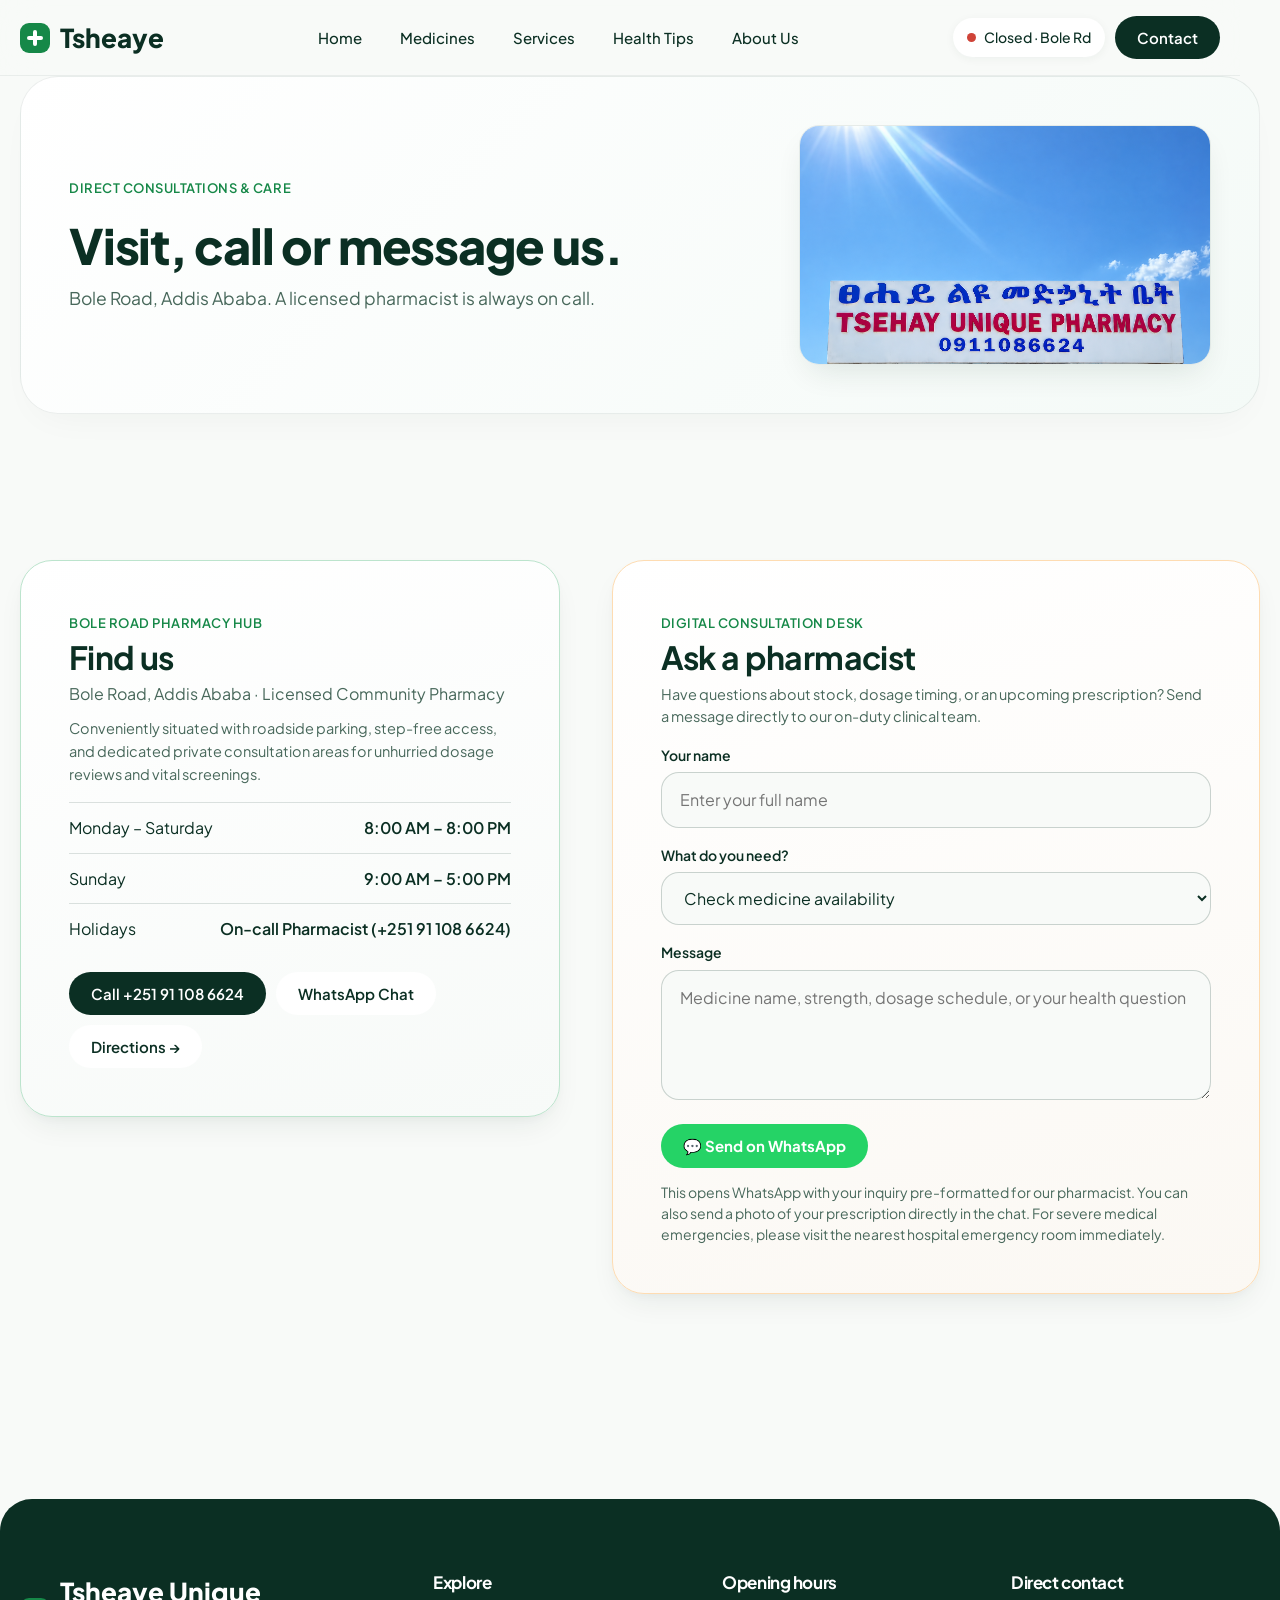
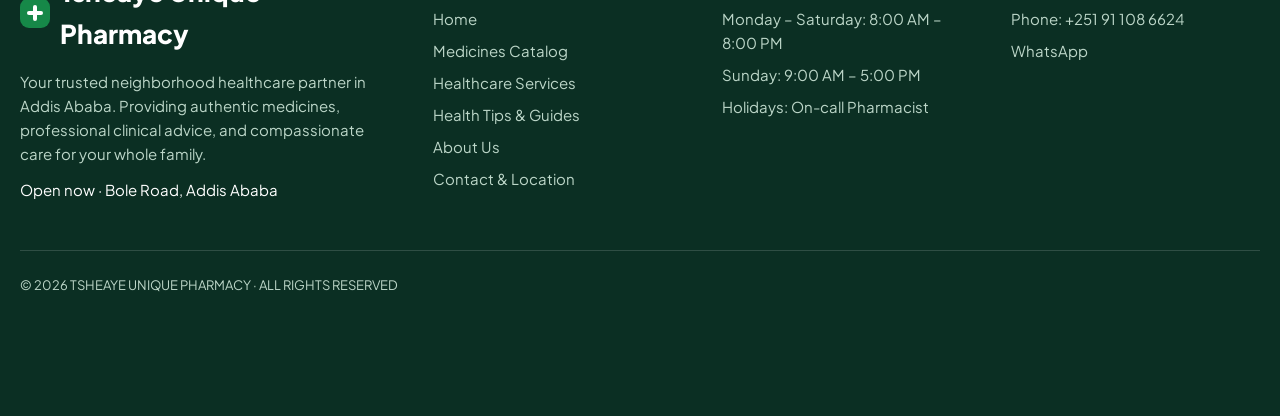
<file: contact.html>
<!DOCTYPE html><html lang="en"><head><meta charset="utf-8"><meta name="viewport" content="width=device-width, initial-scale=1"><link rel="preconnect" href="https://fonts.googleapis.com"><link rel="preconnect" href="https://fonts.gstatic.com" crossorigin><link href="https://fonts.googleapis.com/css2?family=Plus+Jakarta+Sans:wght@400;500;600;700;800&display=swap" rel="stylesheet"><link rel="stylesheet" href="style.css"><title>Contact | Tsheaye Unique Pharmacy</title><meta name="description" content="Visit, call or message Tsheaye Unique Pharmacy on Bole Road, Addis Ababa."></head>
<body data-page="contact.html"><div class="wrap"><div id="hdr" data-include="header.html"></div><main>
<div class="ph"><div><span class="tag">Direct Consultations &amp; Care</span><h1>Visit, call or message us.</h1><p>Bole Road, Addis Ababa. A licensed pharmacist is always on call.</p></div><img src="images/tsehay-sign-sky.png" alt="Tsehay Unique Pharmacy official sign under blue skies - Bole Road Addis Ababa"></div>
<section><div class="cg">
<div class="card contact-storefront-card"><span class="tag">Bole Road Pharmacy Hub</span><h2 style="font-size:32px;letter-spacing:-0.02em">Find us</h2><p class="lead" style="margin-top:6px;font-size:16px">Bole Road, Addis Ababa · Licensed Community Pharmacy</p>
<p style="font-size:14.5px;color:var(--mute);margin:10px 0 16px;line-height:1.6">Conveniently situated with roadside parking, step-free access, and dedicated private consultation areas for unhurried dosage reviews and vital screenings.</p>
<table class="hrs" id="hrs"><tr data-d="1,2,3,4,5,6"><td>Monday – Saturday</td><td>8:00 AM – 8:00 PM</td></tr><tr data-d="0"><td>Sunday</td><td>9:00 AM – 5:00 PM</td></tr><tr><td>Holidays</td><td>On-call Pharmacist (+251 91 108 6624)</td></tr></table>
<div class="acts"><a class="btn primary-dark" href="tel:+251911086624">Call +251 91 108 6624</a><a class="btn light" href="https://wa.me/251911086624" target="_blank" rel="noopener">WhatsApp Chat</a><a class="btn light" href="https://maps.google.com/?q=Bole+Road+Addis+Ababa" target="_blank" rel="noopener">Directions →</a></div></div>
<form class="card contact-form-card" id="f"><span class="tag">Digital Consultation Desk</span><h2 style="font-size:32px;letter-spacing:-0.02em">Ask a pharmacist</h2>
<p style="font-size:14.5px;color:var(--mute);margin:8px 0 16px;line-height:1.55">Have questions about stock, dosage timing, or an upcoming prescription? Send a message directly to our on-duty clinical team.</p>
<label for="n">Your name</label><input id="n" required autocomplete="name" placeholder="Enter your full name">
<label for="t">What do you need?</label><select id="t"><option>Check medicine availability</option><option>Medication question</option><option>Health check visit</option><option>Something else</option></select>
<label for="m">Message</label><textarea id="m" placeholder="Medicine name, strength, dosage schedule, or your health question"></textarea>
<div class="acts"><button class="btn" style="background:#25d366;color:#ffffff;font-weight:700" type="submit">💬 Send on WhatsApp</button></div>
<p class="note" style="margin-top:14px">This opens WhatsApp with your inquiry pre-formatted for our pharmacist. You can also send a photo of your prescription directly in the chat. For severe medical emergencies, please visit the nearest hospital emergency room immediately.</p></form>
</div></section></main></div><div id="ftr" data-include="footer.html"></div><script src="site.js"></script>
<script>
document.querySelectorAll('#hrs tr[data-d]').forEach(function(r){if(r.dataset.d.split(',').indexOf(String(TS_DAY))>-1)r.className='today'});
var it=new URLSearchParams(location.search).get('item');if(it){document.getElementById('m').value='Is '+it+' in stock?'}
document.getElementById('f').onsubmit=function(e){e.preventDefault();var t='Hello Tsheaye Pharmacy, I am '+n.value+'. '+document.getElementById('t').value+': '+m.value;open('https://wa.me/251911086624?text='+encodeURIComponent(t),'_blank')};
</script></body></html>
</file>
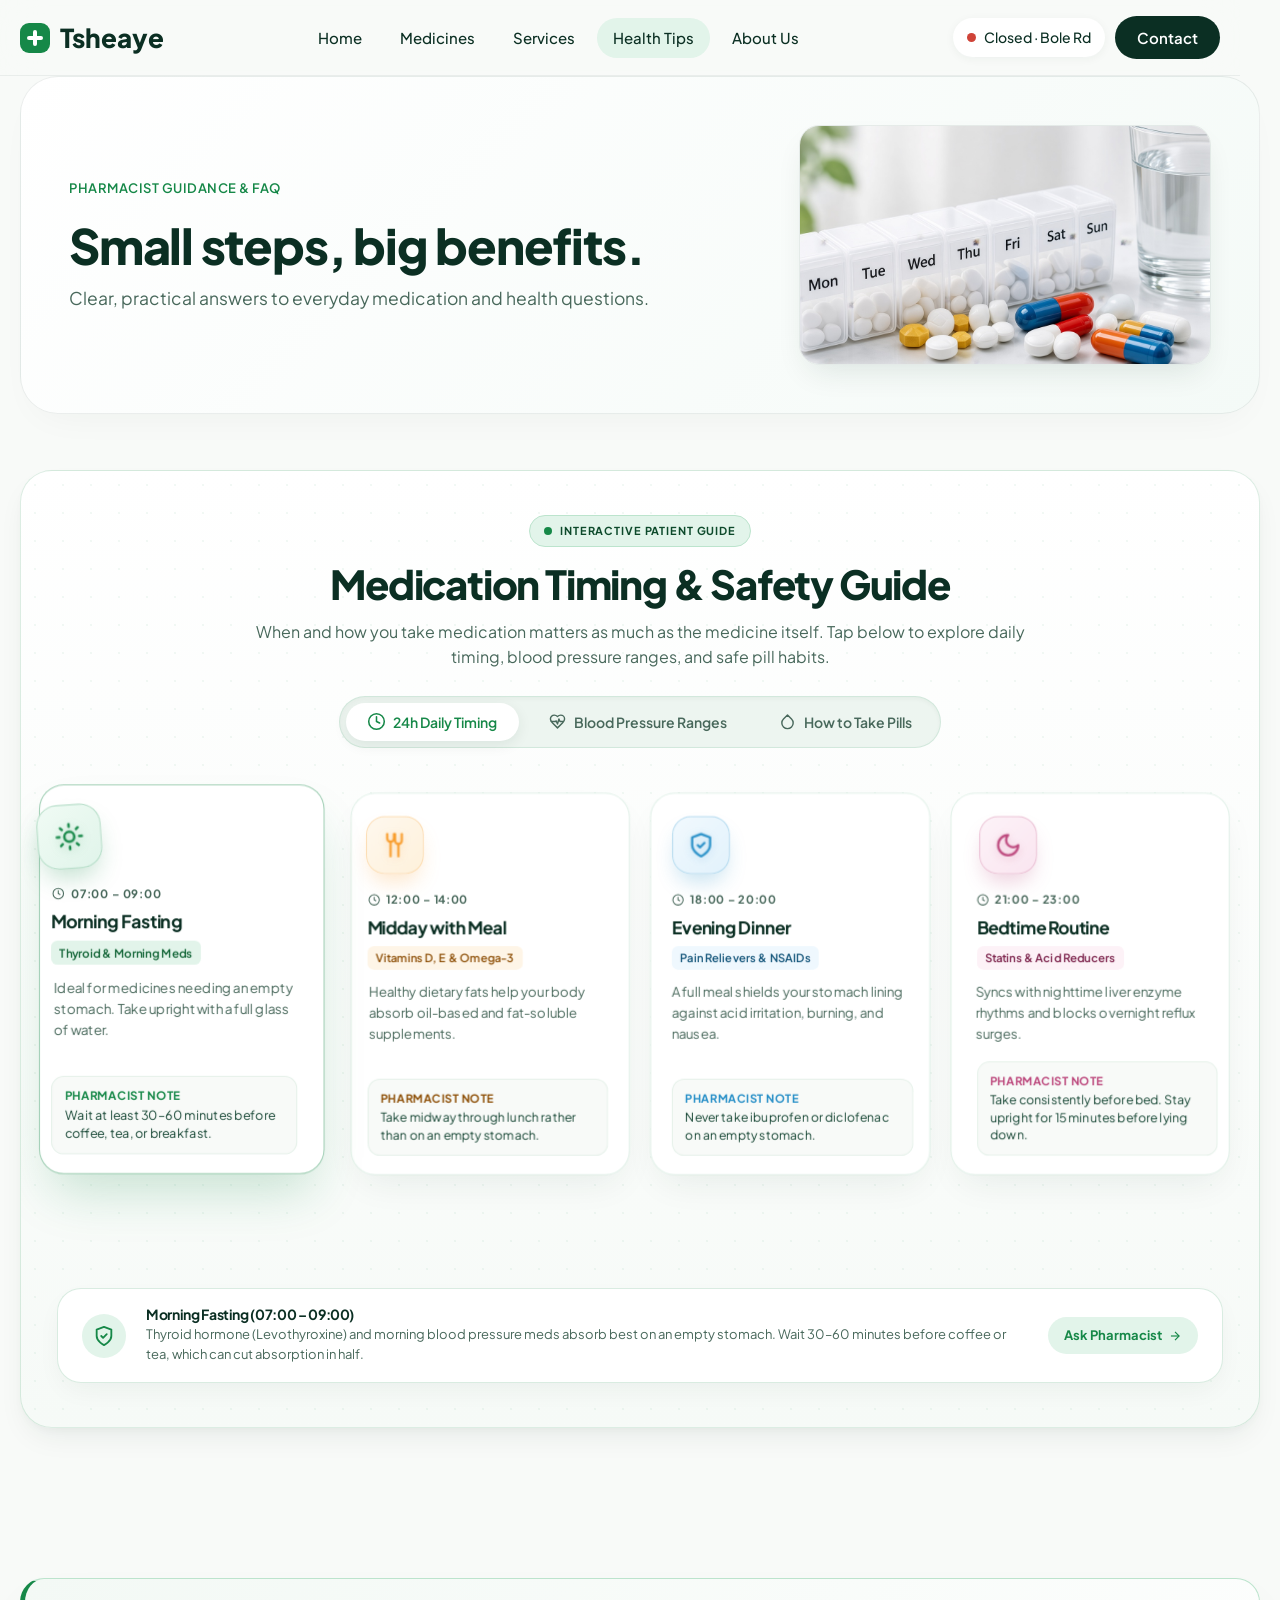
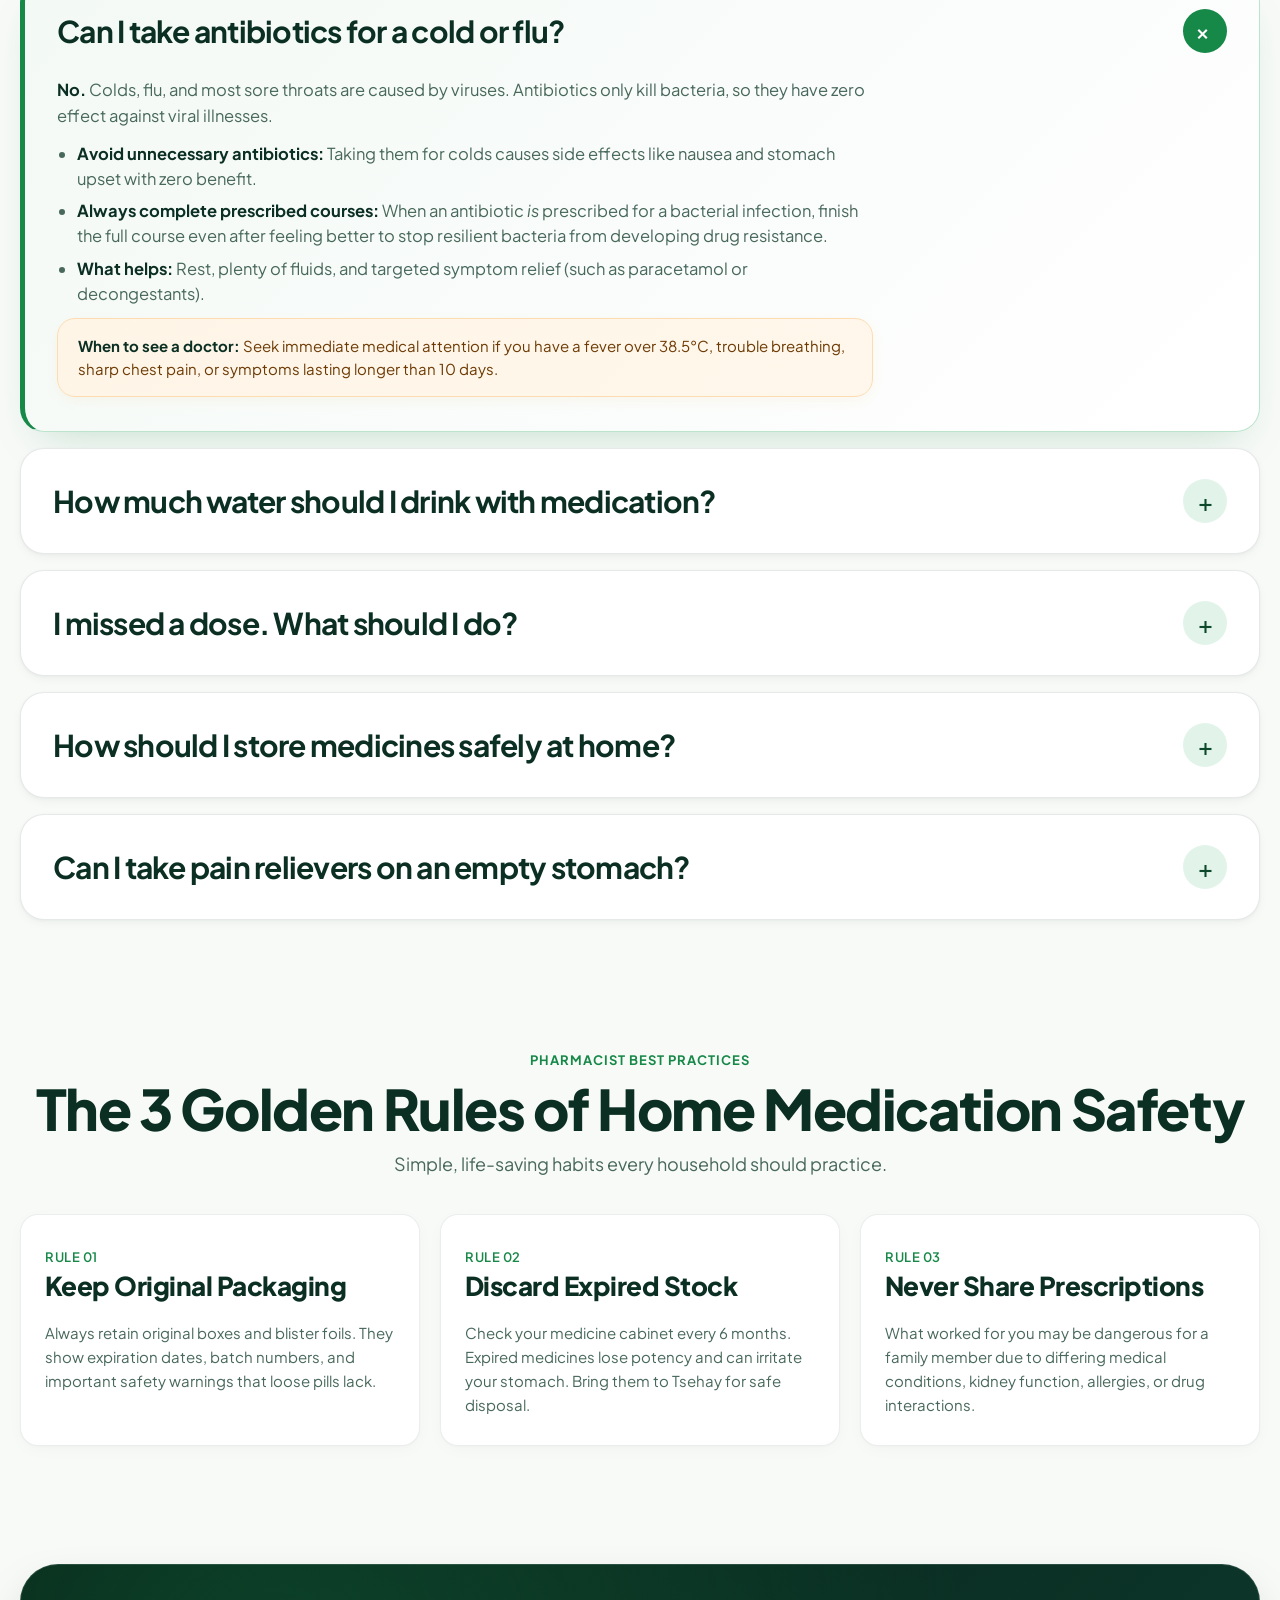
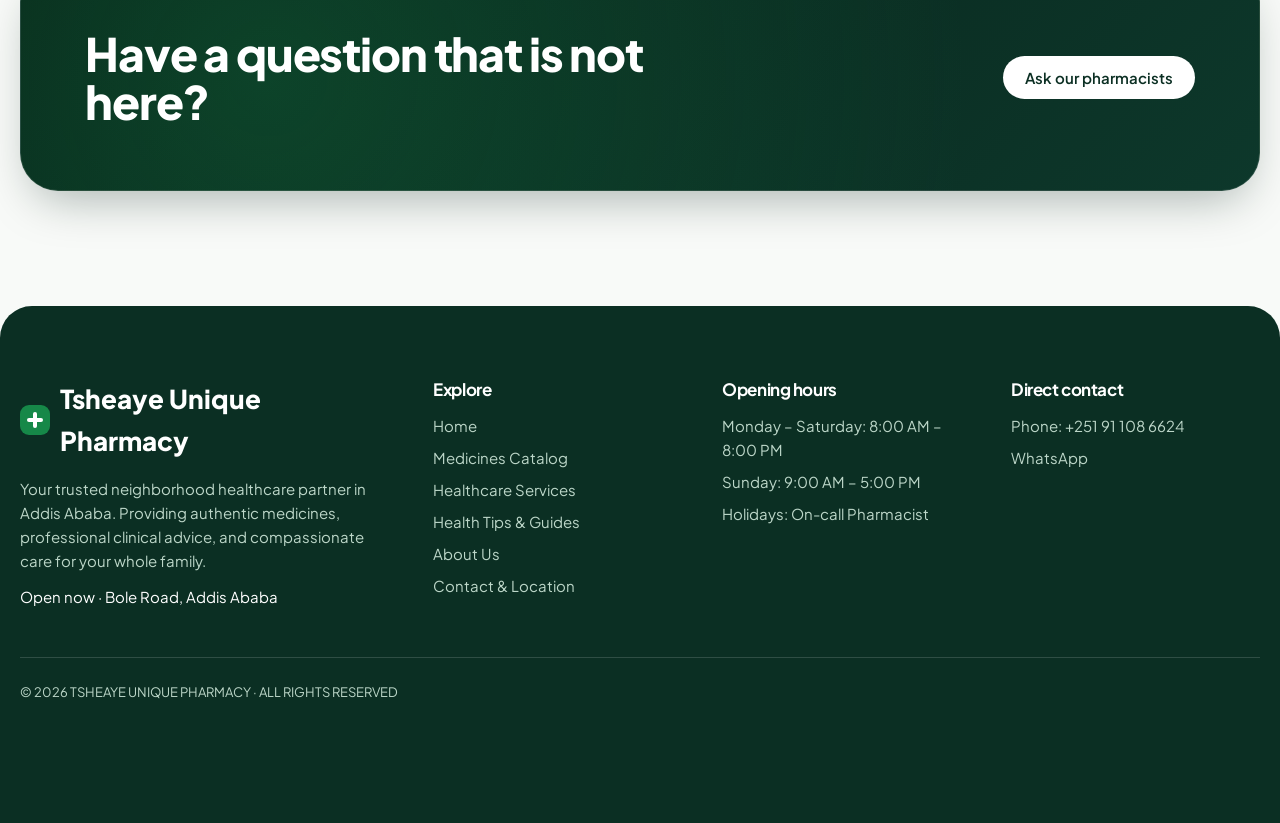
<file: health-tips.html>
<!DOCTYPE html><html lang="en"><head><meta charset="utf-8"><meta name="viewport" content="width=device-width, initial-scale=1"><link rel="preconnect" href="https://fonts.googleapis.com"><link rel="preconnect" href="https://fonts.gstatic.com" crossorigin><link href="https://fonts.googleapis.com/css2?family=Plus+Jakarta+Sans:wght@400;500;600;700;800&display=swap" rel="stylesheet"><link rel="stylesheet" href="style.css"><title>Health Tips | Tsheaye Unique Pharmacy</title><meta name="description" content="Clear, practical medication and wellness guides from the pharmacists at Tsheaye Unique Pharmacy."></head>
<body data-page="health-tips.html"><div class="wrap"><div id="hdr" data-include="header.html"></div><main>
<div class="ph"><div><span class="tag">Pharmacist Guidance &amp; FAQ</span><h1>Small steps, big benefits.</h1><p>Clear, practical answers to everyday medication and health questions.</p></div><img src="images/organizer.jpg" alt="Pill organizer beside a glass of water"></div>

<!-- =======================================================================
     INTERACTIVE HEALTH & MEDICATION GUIDE
     ======================================================================= -->
<section class="chrono-matrix-section rv" id="chrono-matrix" aria-label="Interactive Health and Medication Guide">
  <div class="matrix-header">
    <div class="matrix-hud-badge">
      <span class="pulse-dot"></span>
      <span>INTERACTIVE PATIENT GUIDE</span>
    </div>
    <h2>Medication Timing &amp; Safety Guide</h2>
    <p class="matrix-lead">
      When and how you take medication matters as much as the medicine itself. Tap below to explore daily timing, blood pressure ranges, and safe pill habits.
    </p>

    <!-- Dimension Navigation Tabs -->
    <div class="matrix-tabs" role="tablist" aria-label="Guide Dimensions">
      <button class="matrix-tab active" data-tab="chrono" role="tab" aria-selected="true" id="tab-chrono" aria-controls="view-chrono">
        <svg viewBox="0 0 24 24" fill="none" stroke="currentColor" stroke-width="2" stroke-linecap="round" stroke-linejoin="round"><circle cx="12" cy="12" r="10"/><polyline points="12 6 12 12 16 14"/></svg>
        <span>24h Daily Timing</span>
      </button>
      
      <button class="matrix-tab" data-tab="pressure" role="tab" aria-selected="false" id="tab-pressure" aria-controls="view-pressure">
        <svg viewBox="0 0 24 24" fill="none" stroke="currentColor" stroke-width="2" stroke-linecap="round" stroke-linejoin="round"><path d="M19 14c1.49-1.46 3-3.21 3-5.5A5.5 5.5 0 0 0 16.5 3c-1.76 0-3 .5-4.5 2-1.5-1.5-2.74-2-4.5-2A5.5 5.5 0 0 0 2 8.5c0 2.3 1.5 4.05 3 5.5l7 7Z"/><path d="M3.22 12H9.5l.5-1 2 4.5 2-7 1.5 3.5h4.28"/></svg>
        <span>Blood Pressure Ranges</span>
      </button>
      <button class="matrix-tab" data-tab="biomechanics" role="tab" aria-selected="false" id="tab-biomechanics" aria-controls="view-biomechanics">
        <svg viewBox="0 0 24 24" fill="none" stroke="currentColor" stroke-width="2" stroke-linecap="round" stroke-linejoin="round"><path d="M12 2.69l5.66 5.66a8 8 0 1 1-11.31 0z"/></svg>
        <span>How to Take Pills</span>
      </button>
    </div>
  </div>

  <!-- 3D Spatial Viewport & Interactive Stage -->
  <div class="matrix-stage-viewport">
    <div class="matrix-3d-stage" id="matrixStage">

      <!-- VIEW 1: 24h Daily Timing -->
      <div class="matrix-view active" id="view-chrono" role="tabpanel" aria-labelledby="tab-chrono">
        <div class="chrono-grid-3d">

          <!-- Morning Node -->
          <div class="chrono-card-3d selected" tabindex="0" role="button" aria-pressed="true"
               data-insight-title="Morning Fasting (07:00 – 09:00)"
               data-insight-text="Thyroid hormone (Levothyroxine) and morning blood pressure meds absorb best on an empty stomach. Wait 30–60 minutes before coffee or tea, which can cut absorption in half.">
            <div class="pedestal-3d">
              <svg viewBox="0 0 24 24" fill="none" stroke="currentColor" stroke-width="2" stroke-linecap="round" stroke-linejoin="round"><circle cx="12" cy="12" r="4"/><path d="M12 2v2"/><path d="M12 20v2"/><path d="m4.93 4.93 1.41 1.41"/><path d="m17.66 17.66 1.41 1.41"/><path d="M2 12h2"/><path d="M20 12h2"/><path d="m6.34 17.66-1.41 1.41"/><path d="m19.07 4.93-1.41 1.41"/></svg>
            </div>
            <div class="chrono-slot-badge">
              <svg width="12" height="12" viewBox="0 0 24 24" fill="none" stroke="currentColor" stroke-width="2"><circle cx="12" cy="12" r="10"/><polyline points="12 6 12 12 16 14"/></svg>
              <span>07:00 – 09:00</span>
            </div>
            <h3>Morning Fasting</h3>
            <span class="category-tag">Thyroid &amp; Morning Meds</span>
            <p>Ideal for medicines needing an empty stomach. Take upright with a full glass of water.</p>
            <div class="chrono-meta-box">
              <strong>Pharmacist Note</strong>
              Wait at least 30–60 minutes before coffee, tea, or breakfast.
            </div>
          </div>

          <!-- Midday Node -->
          <div class="chrono-card-3d" tabindex="0" role="button" aria-pressed="false"
               data-insight-title="Midday with Food (12:00 – 14:00)"
               data-insight-text="Fat-soluble vitamins (D3, E, Omega-3s) need dietary fats to enter your bloodstream. Taking them with lunch boosts intestinal absorption by up to 300%.">
            <div class="pedestal-3d amber-theme">
              <svg viewBox="0 0 24 24" fill="none" stroke="currentColor" stroke-width="2" stroke-linecap="round" stroke-linejoin="round"><path d="M18 2v6a3 3 0 0 1-3 3 3 3 0 0 1-3-3V2"/><path d="M15 11v11"/><path d="M5 2v4a3 3 0 0 0 3 3h0a3 3 0 0 0 3-3V2"/><path d="M8 9v13"/></svg>
            </div>
            <div class="chrono-slot-badge">
              <svg width="12" height="12" viewBox="0 0 24 24" fill="none" stroke="currentColor" stroke-width="2"><circle cx="12" cy="12" r="10"/><polyline points="12 6 12 12 16 14"/></svg>
              <span>12:00 – 14:00</span>
            </div>
            <h3>Midday with Meal</h3>
            <span class="category-tag" style="background:var(--amber-tint);color:var(--amber-text)">Vitamins D, E &amp; Omega-3</span>
            <p>Healthy dietary fats help your body absorb oil-based and fat-soluble supplements.</p>
            <div class="chrono-meta-box">
              <strong style="color:var(--amber-text)">Pharmacist Note</strong>
              Take midway through lunch rather than on an empty stomach.
            </div>
          </div>

          <!-- Evening Node -->
          <div class="chrono-card-3d" tabindex="0" role="button" aria-pressed="false"
               data-insight-title="Evening Dinner (18:00 – 20:00)"
               data-insight-text="Pain relievers like ibuprofen and diclofenac can irritate stomach lining. Taking them with a meal provides a protective cushion that prevents heartburn and ulcers.">
            <div class="pedestal-3d sky-theme">
              <svg viewBox="0 0 24 24" fill="none" stroke="currentColor" stroke-width="2" stroke-linecap="round" stroke-linejoin="round"><path d="M12 22s8-4 8-10V5l-8-3-8 3v7c0 6 8 10 8 10z"/><polyline points="9 12 11 14 15 10"/></svg>
            </div>
            <div class="chrono-slot-badge">
              <svg width="12" height="12" viewBox="0 0 24 24" fill="none" stroke="currentColor" stroke-width="2"><circle cx="12" cy="12" r="10"/><polyline points="12 6 12 12 16 14"/></svg>
              <span>18:00 – 20:00</span>
            </div>
            <h3>Evening Dinner</h3>
            <span class="category-tag" style="background:var(--sky-tint);color:var(--sky-text)">Pain Relievers &amp; NSAIDs</span>
            <p>A full meal shields your stomach lining against acid irritation, burning, and nausea.</p>
            <div class="chrono-meta-box">
              <strong style="color:var(--sky)">Pharmacist Note</strong>
              Never take ibuprofen or diclofenac on an empty stomach.
            </div>
          </div>

          <!-- Night Node -->
          <div class="chrono-card-3d" tabindex="0" role="button" aria-pressed="false"
               data-insight-title="Bedtime Routine (21:00 – 23:00)"
               data-insight-text="Your liver produces the most cholesterol during sleep. Bedtime statin doses align peak medication levels with this natural nightly cycle.">
            <div class="pedestal-3d berry-theme">
              <svg viewBox="0 0 24 24" fill="none" stroke="currentColor" stroke-width="2" stroke-linecap="round" stroke-linejoin="round"><path d="M12 3a6 6 0 0 0 9 9 9 9 0 1 1-9-9Z"/></svg>
            </div>
            <div class="chrono-slot-badge">
              <svg width="12" height="12" viewBox="0 0 24 24" fill="none" stroke="currentColor" stroke-width="2"><circle cx="12" cy="12" r="10"/><polyline points="12 6 12 12 16 14"/></svg>
              <span>21:00 – 23:00</span>
            </div>
            <h3>Bedtime Routine</h3>
            <span class="category-tag" style="background:var(--berry-tint);color:var(--berry-text)">Statins &amp; Acid Reducers</span>
            <p>Syncs with nighttime liver enzyme rhythms and blocks overnight reflux surges.</p>
            <div class="chrono-meta-box">
              <strong style="color:var(--berry)">Pharmacist Note</strong>
              Take consistently before bed. Stay upright for 15 minutes before lying down.
            </div>
          </div>

        </div>
      </div>

      <!-- VIEW 2: Blood Pressure Ranges -->
      <div class="matrix-view" id="view-pressure" role="tabpanel" aria-labelledby="tab-pressure">
        <div class="bp-spectrum-3d">

          <!-- Optimal -->
          <div class="bp-pillar-3d selected" tabindex="0" role="button" aria-pressed="true"
               data-insight-title="Optimal Baseline (&lt; 120 / &lt; 80 mmHg)"
               data-insight-text="Healthy cardiovascular range. Low strain on heart and arteries. Maintain balanced hydration, moderate sodium, and checkups twice a year.">
            <span class="bp-level-badge opt">Optimal Baseline</span>
            <div class="bp-gauge-viz">
              <div class="bp-bar-col">
                <div class="bp-bar-fill" style="height:55%"></div>
                <span>SYS &lt;120</span>
              </div>
              <div class="bp-bar-col">
                <div class="bp-bar-fill" style="height:45%"></div>
                <span>DIA &lt;80</span>
              </div>
            </div>
            <div class="bp-numbers">&lt; 120 / 80 <small>mmHg</small></div>
            <p>Healthy heart efficiency. Arterial walls maintain good elasticity with minimal workload.</p>
            <div class="chrono-meta-box">
              <strong>Next Step</strong>
              Check twice a year. Keep up physical activity and balanced hydration.
            </div>
          </div>

          <!-- Elevated -->
          <div class="bp-pillar-3d elev" tabindex="0" role="button" aria-pressed="false"
               data-insight-title="Elevated Window (120–129 / &lt; 80 mmHg)"
               data-insight-text="Systolic pressure is starting to rise. This is the best window to reverse elevated numbers through brisk walking, salt reduction, and hydration before drugs are needed.">
            <span class="bp-level-badge elev">Elevated Window</span>
            <div class="bp-gauge-viz">
              <div class="bp-bar-col">
                <div class="bp-bar-fill" style="height:68%"></div>
                <span>SYS 120–129</span>
              </div>
              <div class="bp-bar-col">
                <div class="bp-bar-fill" style="height:48%"></div>
                <span>DIA &lt;80</span>
              </div>
            </div>
            <div class="bp-numbers">120–129 / 80 <small>mmHg</small></div>
            <p>Early alert range. Systolic pressure is creeping up while diastolic tone remains steady.</p>
            <div class="chrono-meta-box">
              <strong style="color:var(--amber-text)">Next Step</strong>
              Cut processed salt, drink 2L water daily, and recheck weekly.
            </div>
          </div>

          <!-- Stage 1 -->
          <div class="bp-pillar-3d stage1" tabindex="0" role="button" aria-pressed="false"
               data-insight-title="Stage 1 Hypertension (130–139 / 80–89 mmHg)"
               data-insight-text="Consistently exceeding 130/80 mmHg requires doctor evaluation. Track morning and evening readings in a log and bring it to our pharmacy.">
            <span class="bp-level-badge stage1">Stage 1 High</span>
            <div class="bp-gauge-viz">
              <div class="bp-bar-col">
                <div class="bp-bar-fill" style="height:82%"></div>
                <span>SYS 130–139</span>
              </div>
              <div class="bp-bar-col">
                <div class="bp-bar-fill" style="height:70%"></div>
                <span>DIA 80–89</span>
              </div>
            </div>
            <div class="bp-numbers">130–139 / 89 <small>mmHg</small></div>
            <p>Arteries experience continuous workload. Lifestyle modifications and doctor review needed.</p>
            <div class="chrono-meta-box">
              <strong style="color:#bf4316">Next Step</strong>
              Keep a 7-day morning &amp; evening log and consult your doctor.
            </div>
          </div>

          <!-- Crisis -->
          <div class="bp-pillar-3d crisis" tabindex="0" role="button" aria-pressed="false"
               data-insight-title="Emergency Alert (&gt; 180 / &gt; 120 mmHg)"
               data-insight-text="Critical threshold. Rest quietly 5 minutes and recheck. If still above 180/120 or accompanied by chest pain, headache, or numbness, go to the emergency room immediately.">
            <span class="bp-level-badge crisis">Emergency Alert</span>
            <div class="bp-gauge-viz">
              <div class="bp-bar-col">
                <div class="bp-bar-fill" style="height:100%"></div>
                <span>SYS &gt;180</span>
              </div>
              <div class="bp-bar-col">
                <div class="bp-bar-fill" style="height:100%"></div>
                <span>DIA &gt;120</span>
              </div>
            </div>
            <div class="bp-numbers">&gt; 180 / 120 <small>mmHg</small></div>
            <p>Severe pressure spike requiring immediate medical attention to protect vital organs.</p>
            <div class="chrono-meta-box">
              <strong style="color:var(--danger)">Emergency Action</strong>
              Rest 5 min, recheck. If still high or symptomatic, seek immediate ER care.
            </div>
          </div>

        </div>
      </div>

      <!-- VIEW 3: How to Take Pills (4 Steps) -->
      <div class="matrix-view" id="view-biomechanics" role="tabpanel" aria-labelledby="tab-biomechanics">
        <div class="biomechanics-grid-3d">

          <!-- Step 1 -->
          <div class="bio-step-3d selected" tabindex="0" role="button" aria-pressed="true"
               data-insight-title="Step 01: Upright Posture"
               data-insight-text="Sitting upright or standing allows gravity to guide tablets smoothly into the stomach in under 5 seconds, preventing pills from sticking in your throat.">
            <div class="bio-step-num">Step 01</div>
            <div class="pedestal-3d">
              <svg viewBox="0 0 24 24" fill="none" stroke="currentColor" stroke-width="2" stroke-linecap="round" stroke-linejoin="round"><circle cx="12" cy="12" r="10"/><polygon points="16.24 7.76 14.12 14.12 7.76 16.24 9.88 9.88 16.24 7.76"/></svg>
            </div>
            <h3>Upright Stature</h3>
            <p>Sit straight or stand. Never swallow pills while lying flat in bed.</p>
          </div>

          <!-- Step 2 -->
          <div class="bio-step-3d" tabindex="0" role="button" aria-pressed="false"
               data-insight-title="Step 02: Full 250 mL Glass"
               data-insight-text="A full glass of room-temperature water opens the stomach quickly to speed up medicine absorption and prevents concentrated tablets from burning esophageal lining.">
            <div class="bio-step-num">Step 02</div>
            <div class="pedestal-3d sky-theme">
              <svg viewBox="0 0 24 24" fill="none" stroke="currentColor" stroke-width="2" stroke-linecap="round" stroke-linejoin="round"><path d="M12 2.69l5.66 5.66a8 8 0 1 1-11.31 0z"/></svg>
            </div>
            <h3>Full 250 mL Glass</h3>
            <p>Drink a full glass of room-temperature water. A tiny sip leaves pills stuck in the throat.</p>
          </div>

          <!-- Step 3 -->
          <div class="bio-step-3d" tabindex="0" role="button" aria-pressed="false"
               data-insight-title="Step 03: 30-Minute Buffer"
               data-insight-text="Staying upright for at least 30 minutes prevents medications like antibiotics and iron from irritating your esophagus or causing acid reflux.">
            <div class="bio-step-num">Step 03</div>
            <div class="pedestal-3d amber-theme">
              <svg viewBox="0 0 24 24" fill="none" stroke="currentColor" stroke-width="2" stroke-linecap="round" stroke-linejoin="round"><circle cx="12" cy="12" r="10"/><polyline points="12 6 12 12 16 14"/></svg>
            </div>
            <h3>Stay Upright 30 Mins</h3>
            <p>Remain seated or standing for 30 minutes. Do not lie down right after swallowing pills.</p>
          </div>

          <!-- Step 4 -->
          <div class="bio-step-3d" tabindex="0" role="button" aria-pressed="false"
               data-insight-title="Step 04: Daily Habit Anchor"
               data-insight-text="Linking your dose with an unchanging daily ritual (like breakfast or morning teeth brushing) builds an automatic habit and reduces missed doses by over 80%.">
            <div class="bio-step-num">Step 04</div>
            <div class="pedestal-3d berry-theme">
              <svg viewBox="0 0 24 24" fill="none" stroke="currentColor" stroke-width="2" stroke-linecap="round" stroke-linejoin="round"><rect x="3" y="4" width="18" height="18" rx="2" ry="2"/><line x1="16" y1="2" x2="16" y2="6"/><line x1="8" y1="2" x2="8" y2="6"/><line x1="3" y1="10" x2="21" y2="10"/><path d="m9 16 2 2 4-4"/></svg>
            </div>
            <h3>Daily Habit Anchor</h3>
            <p>Link your dose with a regular daily routine so you never miss or double a prescription.</p>
          </div>

        </div>
      </div>

    </div>
  </div>

  <!-- Dynamic Interactive Insight Drawer -->
  <div class="matrix-insight-drawer" aria-live="polite">
    <div class="insight-icon-pill">
      <svg viewBox="0 0 24 24" fill="none" stroke="currentColor" stroke-width="2" stroke-linecap="round" stroke-linejoin="round"><path d="M12 22s8-4 8-10V5l-8-3-8 3v7c0 6 8 10 8 10z"/><polyline points="9 12 11 14 15 10"/></svg>
    </div>
    <div class="insight-content">
      <h4 id="insightTitle">Morning Fasting (07:00 – 09:00)</h4>
      <p id="insightText">Thyroid hormone (Levothyroxine) and morning blood pressure meds absorb best on an empty stomach. Wait 30–60 minutes before coffee or tea, which can cut absorption in half.</p>
    </div>
    <a class="insight-action-btn" href="https://wa.me/251911086624" target="_blank" rel="noopener">
      <span>Ask Pharmacist</span>
      <svg width="14" height="14" viewBox="0 0 24 24" fill="none" stroke="currentColor" stroke-width="2"><line x1="5" y1="12" x2="19" y2="12"/><polyline points="12 5 19 12 12 19"/></svg>
    </a>
  </div>
</section>

<!-- =======================================================================
     FREQUENTLY ASKED PATIENT GUIDANCE (STREAMLINED & SCANNABLE)
     ======================================================================= -->
<section>
<details open>
  <summary>Can I take antibiotics for a cold or flu?</summary>
  <div class="ans">
    <p><strong>No.</strong> Colds, flu, and most sore throats are caused by viruses. Antibiotics only kill bacteria, so they have zero effect against viral illnesses.</p>
    <ul>
      <li><strong>Avoid unnecessary antibiotics:</strong> Taking them for colds causes side effects like nausea and stomach upset with zero benefit.</li>
      <li><strong>Always complete prescribed courses:</strong> When an antibiotic <em>is</em> prescribed for a bacterial infection, finish the full course even after feeling better to stop resilient bacteria from developing drug resistance.</li>
      <li><strong>What helps:</strong> Rest, plenty of fluids, and targeted symptom relief (such as paracetamol or decongestants).</li>
    </ul>
    <div class="warn"><strong>When to see a doctor:</strong> Seek immediate medical attention if you have a fever over 38.5°C, trouble breathing, sharp chest pain, or symptoms lasting longer than 10 days.</div>
  </div>
</details>

<details>
  <summary>How much water should I drink with medication?</summary>
  <div class="ans">
    <p>In Addis Ababa's high altitude and dry climate, you lose body fluids faster. Keep these two hydration principles in mind:</p>
    <ul>
      <li><strong>Check your urine color:</strong> Pale, straw-colored urine means you are well hydrated. Dark amber means you need to drink more water.</li>
      <li><strong>Always swallow pills with a full glass of water (200–250 mL):</strong> Taking tablets dry or with a small sip can cause them to stick against your esophagus, causing painful irritation or ulcers.</li>
    </ul>
    <div class="warn"><strong>Medical Note:</strong> If your doctor has placed you on fluid restrictions for kidney or heart conditions, follow your personalized medical limit.</div>
  </div>
</details>

<details>
  <summary>I missed a dose. What should I do?</summary>
  <div class="ans">
    <p><strong>The golden rule: Never take a double dose.</strong> Doubling up spikes medication concentration in your blood and increases the risk of side effects.</p>
    <ul>
      <li><strong>If remembered early:</strong> Take the missed dose as soon as you remember.</li>
      <li><strong>If close to your next dose:</strong> Skip the missed tablet completely and resume your regular schedule.</li>
      <li><strong>Keep track:</strong> Use a weekly pill organizer or set phone reminders anchored to daily habits like breakfast.</li>
    </ul>
    <div class="warn"><strong>Unsure about your medicine?</strong> Call or WhatsApp our pharmacist on <strong>+251 91 108 6624</strong> with your medication name and we will advise you immediately.</div>
  </div>
</details>

<details>
  <summary>How should I store medicines safely at home?</summary>
  <div class="ans">
    <p>Medicines are sensitive to heat, light, and moisture. Store them in a <strong>cool, dry place below 25°C</strong>, well out of reach of children and pets.</p>
    <ul>
      <li><strong>Avoid bathroom cabinets:</strong> Shower steam and humidity degrade tablets and reduce potency quickly.</li>
      <li><strong>Best locations:</strong> A high shelf in a bedroom wardrobe or a dedicated dry storage drawer.</li>
    </ul>
    <div class="warn"><strong>Refrigerated medicines:</strong> Keep insulin and specific liquid antibiotics in the middle fridge shelf (2°C–8°C)—never in the freezer or the door where temperatures fluctuate.</div>
  </div>
</details>

<details>
  <summary>Can I take pain relievers on an empty stomach?</summary>
  <div class="ans">
    <p><strong>No, avoid taking NSAIDs on an empty stomach.</strong> Medications like ibuprofen, diclofenac, naproxen, and aspirin can irritate the stomach lining.</p>
    <ul>
      <li><strong>NSAIDs (Ibuprofen, Diclofenac):</strong> Always take with a meal, snack, or glass of milk to protect your stomach.</li>
      <li><strong>Paracetamol:</strong> Gentler on the stomach and safe without food (do not exceed 4,000 mg in 24 hours for adults).</li>
    </ul>
    <div class="warn"><strong>Ulcer &amp; Heart Precaution:</strong> If you have active stomach ulcers or kidney issues, speak with our pharmacist before taking any NSAID.</div>
  </div>
</details>
</section>

<!-- =======================================================================
     PRACTICAL MEDICATION SAFETY CHARTER
     ======================================================================= -->
<section style="margin-top:20px;padding-top:0">
  <div class="sec-head" style="text-align:center;margin-bottom:36px">
    <span class="tag">Pharmacist Best Practices</span>
    <h2 class="sh" style="max-width:none;margin:0 auto 12px">The 3 Golden Rules of Home Medication Safety</h2>
    <p class="lead" style="margin:0 auto">Simple, life-saving habits every household should practice.</p>
  </div>
  <div class="vals">
    <div class="val">
      <div>
        <span class="tag" style="margin-bottom:4px">Rule 01</span>
        <h3>Keep Original Packaging</h3>
      </div>
      <p style="color:var(--mute);line-height:1.6;font-size:15px;margin-top:12px">Always retain original boxes and blister foils. They show expiration dates, batch numbers, and important safety warnings that loose pills lack.</p>
    </div>
    <div class="val">
      <div>
        <span class="tag" style="margin-bottom:4px">Rule 02</span>
        <h3>Discard Expired Stock</h3>
      </div>
      <p style="color:var(--mute);line-height:1.6;font-size:15px;margin-top:12px">Check your medicine cabinet every 6 months. Expired medicines lose potency and can irritate your stomach. Bring them to Tsehay for safe disposal.</p>
    </div>
    <div class="val">
      <div>
        <span class="tag" style="margin-bottom:4px">Rule 03</span>
        <h3>Never Share Prescriptions</h3>
      </div>
      <p style="color:var(--mute);line-height:1.6;font-size:15px;margin-top:12px">What worked for you may be dangerous for a family member due to differing medical conditions, kidney function, allergies, or drug interactions.</p>
    </div>
  </div>
</section>

<div class="band"><h2>Have a question that is not here?</h2><a class="btn light" href="contact.html">Ask our pharmacists</a></div>
</main></div><div id="ftr" data-include="footer.html"></div><script src="site.js"></script></body></html>
</file>
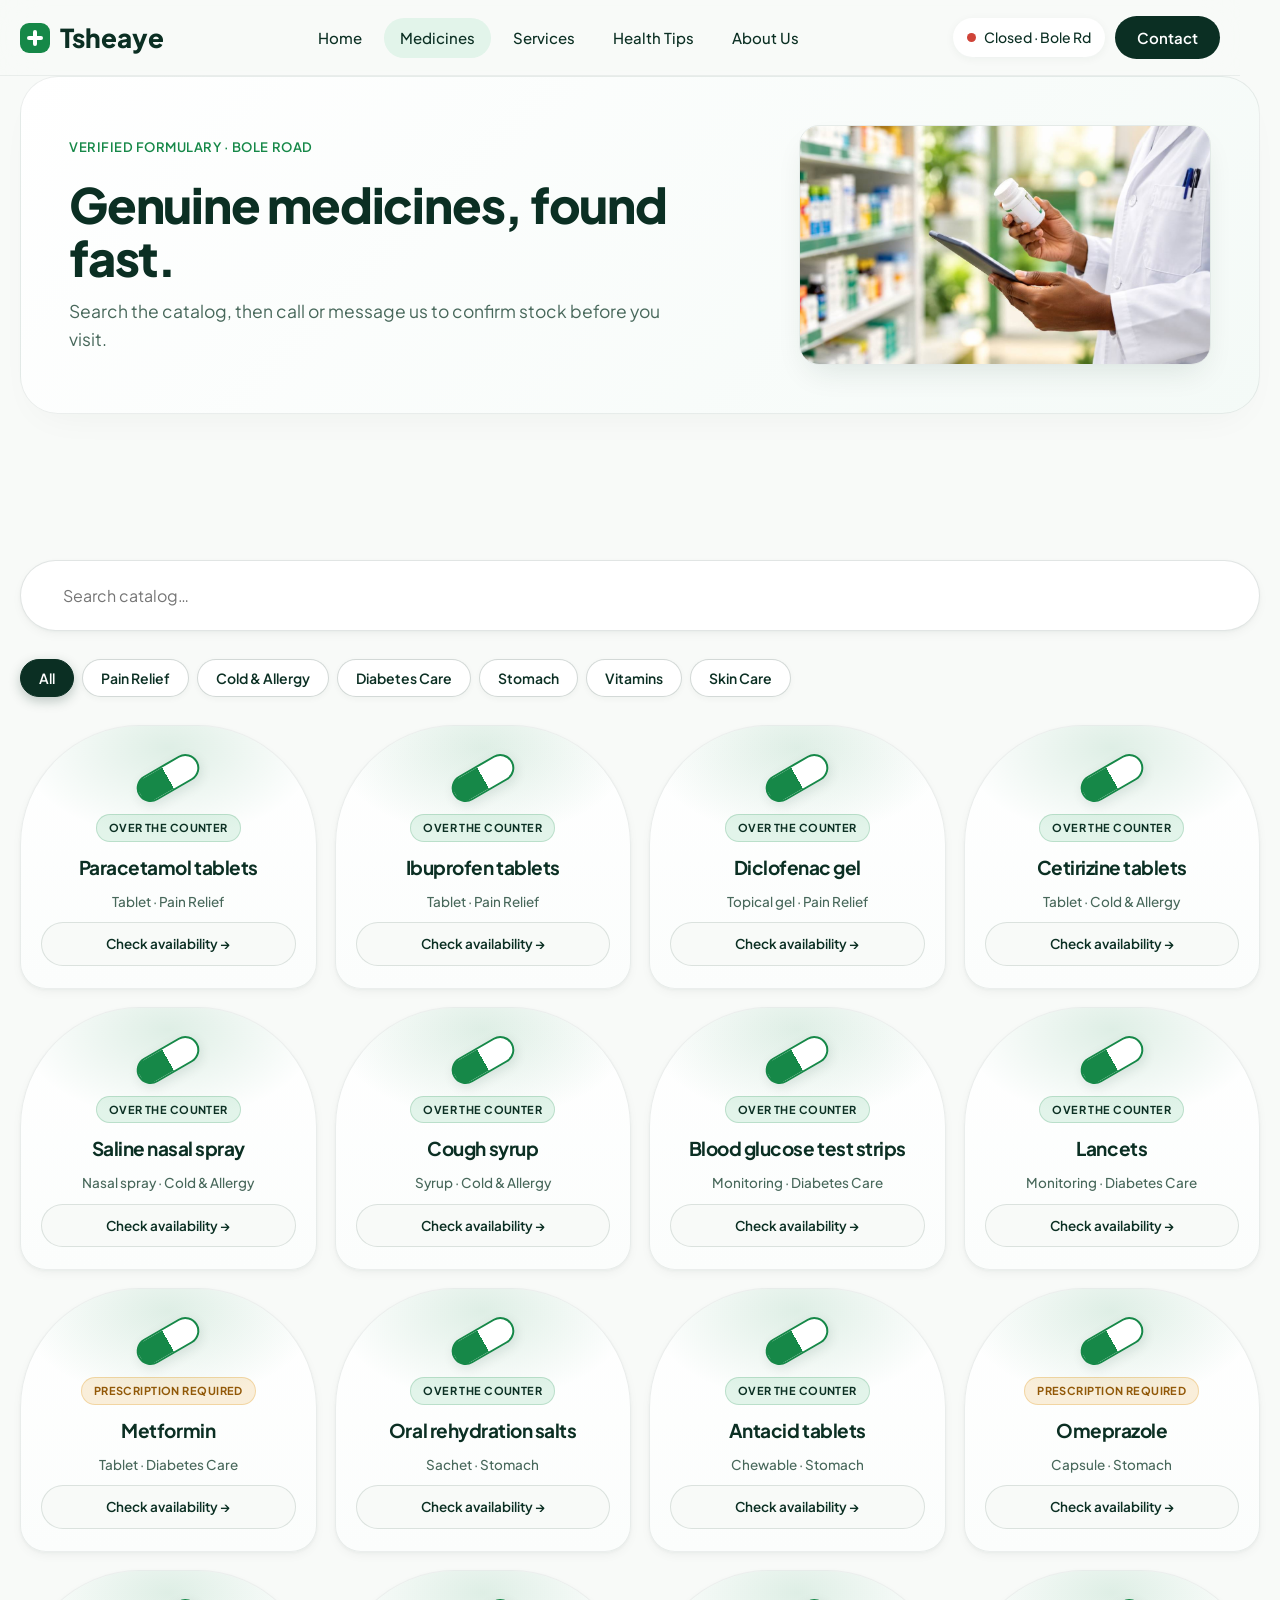
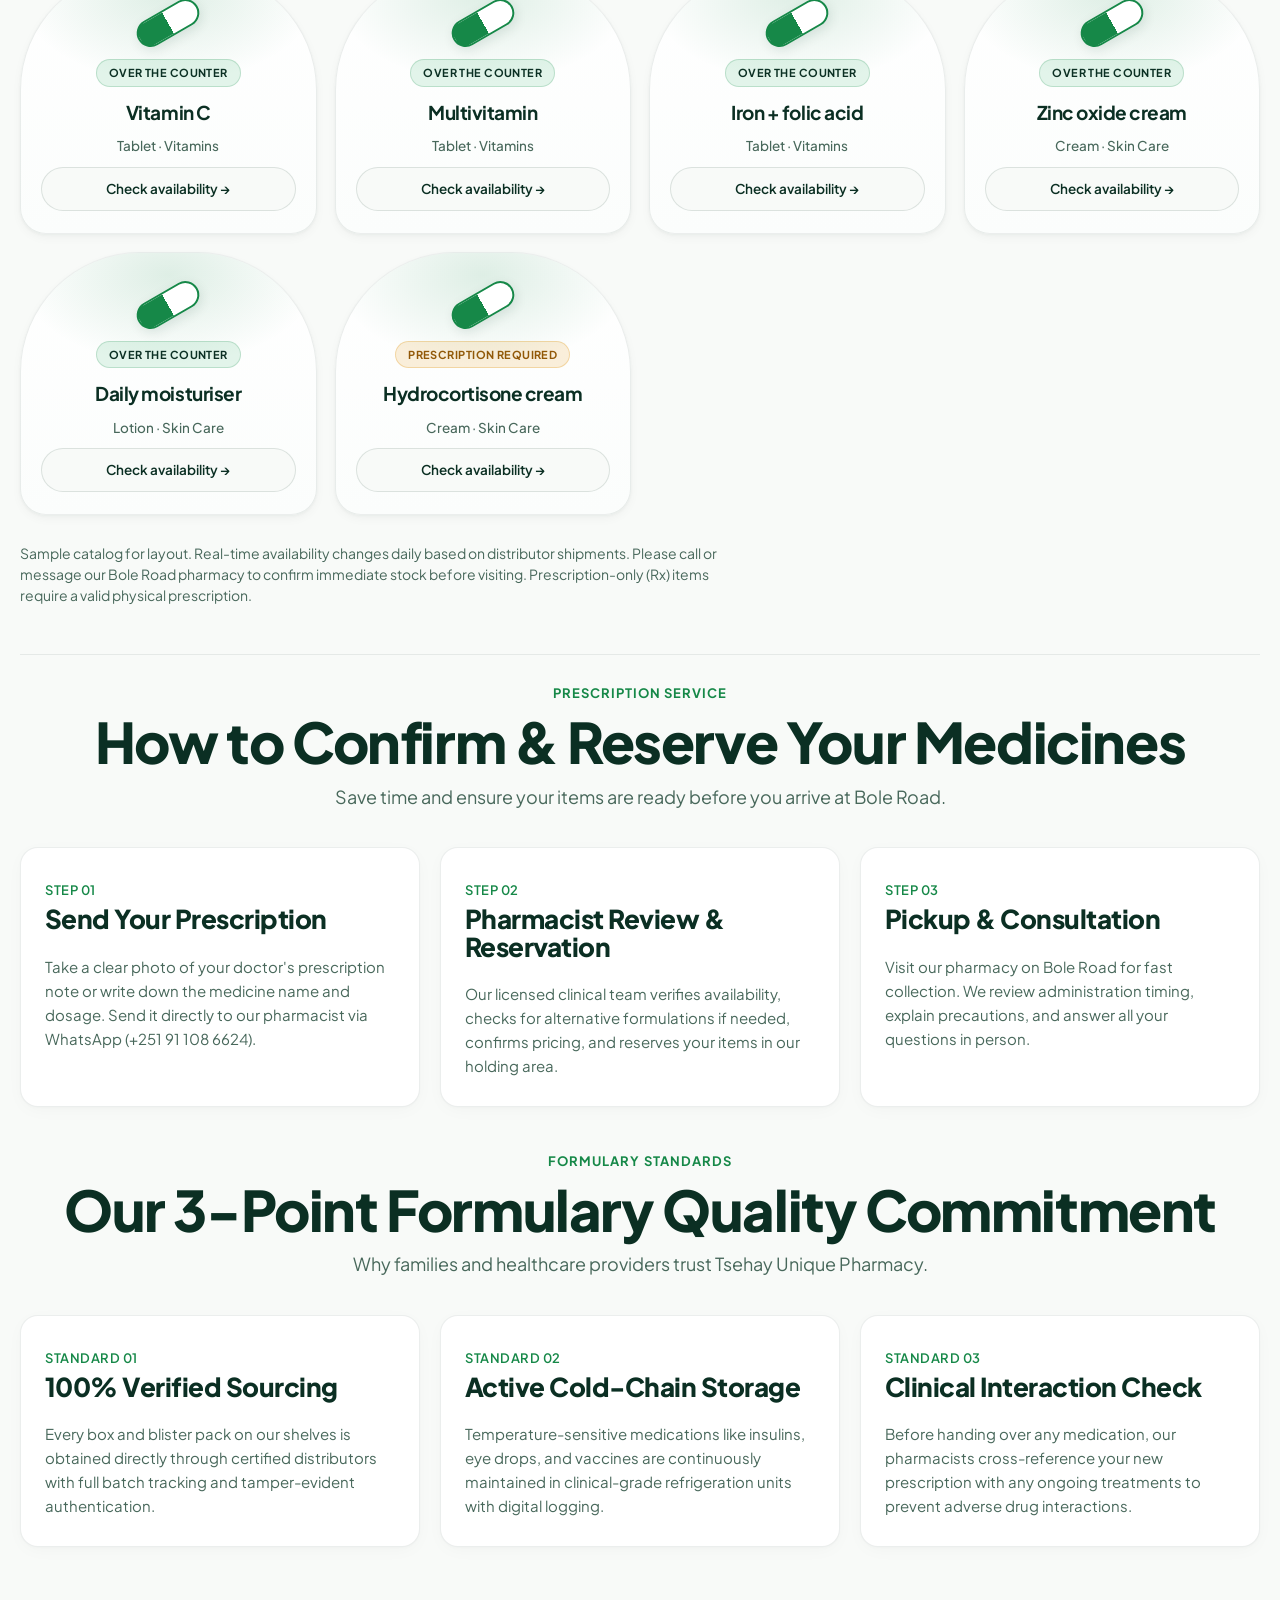
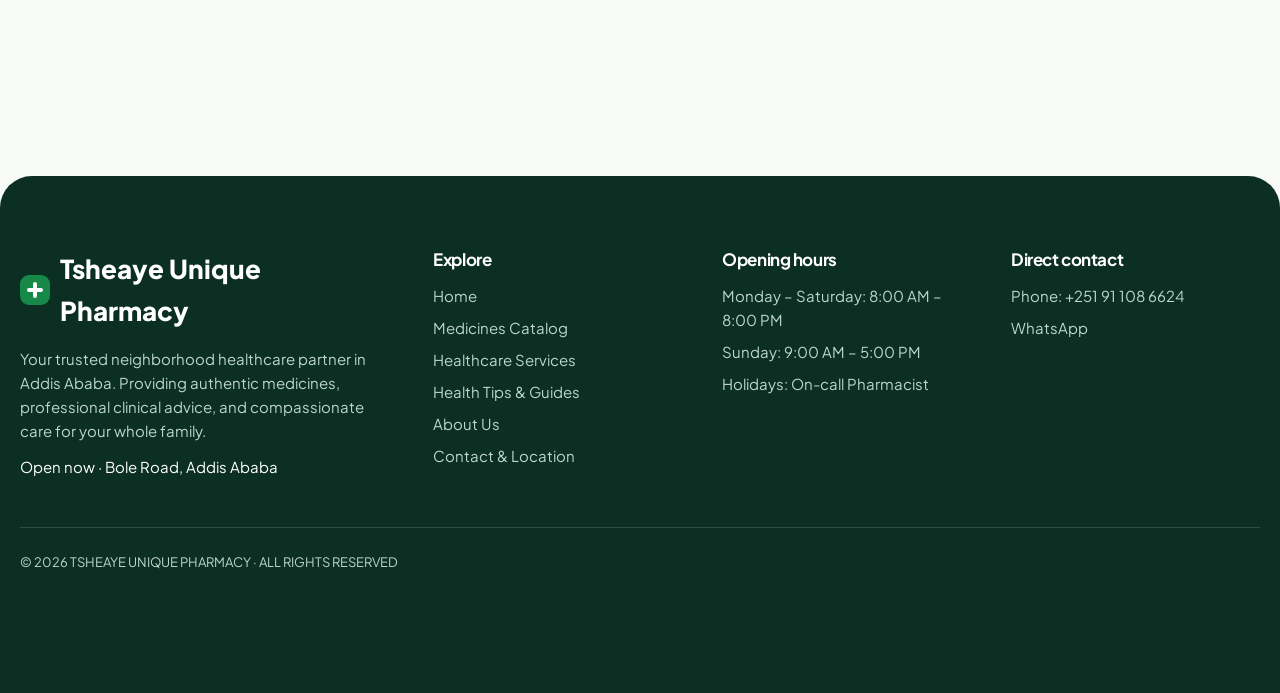
<file: medicines.html>
<!DOCTYPE html><html lang="en"><head><meta charset="utf-8"><meta name="viewport" content="width=device-width, initial-scale=1"><link rel="preconnect" href="https://fonts.googleapis.com"><link rel="preconnect" href="https://fonts.gstatic.com" crossorigin><link href="https://fonts.googleapis.com/css2?family=Plus+Jakarta+Sans:wght@400;500;600;700;800&display=swap" rel="stylesheet"><link rel="stylesheet" href="style.css"><title>Medicines | Tsheaye Unique Pharmacy</title><meta name="description" content="Browse genuine medicines and health products at Tsheaye Unique Pharmacy, Bole Road, Addis Ababa."></head>
<body data-page="medicines.html"><div class="wrap"><div id="hdr" data-include="header.html"></div><main>
<div class="ph"><div><span class="tag">Verified Formulary · Bole Road</span><h1>Genuine medicines, found fast.</h1><p>Search the catalog, then call or message us to confirm stock before you visit.</p></div><img src="images/pharmacist-inventory.jpg" alt="Pharmacist checking medicine bottle with digital tablet at pharmacy shelves"></div>
<section><div class="tools"><form class="sbox" role="search" onsubmit="return false"><input id="q" type="search" placeholder="Search catalog…" aria-label="Search catalog"></form></div>
<div class="chips" id="chips" role="group" aria-label="Categories" style="margin-bottom:28px"></div>
<div class="grid" id="grid"></div><div class="empty" id="empty"><h3 style="font-size:28px;margin-bottom:8px">Nothing matches that search</h3><p class="lead" style="margin:0 auto 18px">Try a shorter word, or ask our pharmacist. We can often source items not listed here.</p><a class="btn" href="contact.html">Ask the pharmacist</a></div>
<p class="note">Sample catalog for layout. Real-time availability changes daily based on distributor shipments. Please call or message our Bole Road pharmacy to confirm immediate stock before visiting. Prescription-only (Rx) items require a valid physical prescription.</p>

<!-- Prescription Ordering & Stock Reservation Guide -->
<div style="margin-top:48px;padding-top:24px;border-top:1.5px solid rgba(11,47,35,0.08)">
  <div class="sec-head" style="text-align:center;margin-bottom:36px">
    <span class="tag">Prescription Service</span>
    <h2 class="sh" style="max-width:none;margin:0 auto 12px">How to Confirm &amp; Reserve Your Medicines</h2>
    <p class="lead" style="margin:0 auto">Save time and ensure your items are ready before you arrive at Bole Road.</p>
  </div>
  <div class="vals">
    <div class="val">
      <div>
        <span class="tag" style="margin-bottom:4px">Step 01</span>
        <h3>Send Your Prescription</h3>
      </div>
      <p style="color:var(--mute);line-height:1.6;font-size:15px;margin-top:12px">Take a clear photo of your doctor's prescription note or write down the medicine name and dosage. Send it directly to our pharmacist via WhatsApp (+251 91 108 6624).</p>
    </div>
    <div class="val">
      <div>
        <span class="tag" style="margin-bottom:4px">Step 02</span>
        <h3>Pharmacist Review &amp; Reservation</h3>
      </div>
      <p style="color:var(--mute);line-height:1.6;font-size:15px;margin-top:12px">Our licensed clinical team verifies availability, checks for alternative formulations if needed, confirms pricing, and reserves your items in our holding area.</p>
    </div>
    <div class="val">
      <div>
        <span class="tag" style="margin-bottom:4px">Step 03</span>
        <h3>Pickup &amp; Consultation</h3>
      </div>
      <p style="color:var(--mute);line-height:1.6;font-size:15px;margin-top:12px">Visit our pharmacy on Bole Road for fast collection. We review administration timing, explain precautions, and answer all your questions in person.</p>
    </div>
  </div>
</div>

<!-- Quality Sourcing Guarantees -->
<div style="margin-top:40px;margin-bottom:24px">
  <div class="sec-head" style="text-align:center;margin-bottom:36px">
    <span class="tag">Formulary Standards</span>
    <h2 class="sh" style="max-width:none;margin:0 auto 12px">Our 3-Point Formulary Quality Commitment</h2>
    <p class="lead" style="margin:0 auto">Why families and healthcare providers trust Tsehay Unique Pharmacy.</p>
  </div>
  <div class="vals">
    <div class="val">
      <div>
        <span class="tag" style="margin-bottom:4px">Standard 01</span>
        <h3>100% Verified Sourcing</h3>
      </div>
      <p style="color:var(--mute);line-height:1.6;font-size:15px;margin-top:12px">Every box and blister pack on our shelves is obtained directly through certified distributors with full batch tracking and tamper-evident authentication.</p>
    </div>
    <div class="val">
      <div>
        <span class="tag" style="margin-bottom:4px">Standard 02</span>
        <h3>Active Cold-Chain Storage</h3>
      </div>
      <p style="color:var(--mute);line-height:1.6;font-size:15px;margin-top:12px">Temperature-sensitive medications like insulins, eye drops, and vaccines are continuously maintained in clinical-grade refrigeration units with digital logging.</p>
    </div>
    <div class="val">
      <div>
        <span class="tag" style="margin-bottom:4px">Standard 03</span>
        <h3>Clinical Interaction Check</h3>
      </div>
      <p style="color:var(--mute);line-height:1.6;font-size:15px;margin-top:12px">Before handing over any medication, our pharmacists cross-reference your new prescription with any ongoing treatments to prevent adverse drug interactions.</p>
    </div>
  </div>
</div>
</section></main></div><div id="ftr" data-include="footer.html"></div>
<script src="site.js"></script>
<script>
var C={all:'All',pain:'Pain Relief',cold:'Cold & Allergy',diabetes:'Diabetes Care',stomach:'Stomach',vitamins:'Vitamins',skin:'Skin Care'};
var D=[['Paracetamol tablets','Tablet','pain',0],['Ibuprofen tablets','Tablet','pain',0],['Diclofenac gel','Topical gel','pain',0],['Cetirizine tablets','Tablet','cold',0],['Saline nasal spray','Nasal spray','cold',0],['Cough syrup','Syrup','cold',0],
['Blood glucose test strips','Monitoring','diabetes',0],['Lancets','Monitoring','diabetes',0],['Metformin','Tablet','diabetes',1],['Oral rehydration salts','Sachet','stomach',0],['Antacid tablets','Chewable','stomach',0],['Omeprazole','Capsule','stomach',1],
['Vitamin C','Tablet','vitamins',0],['Multivitamin','Tablet','vitamins',0],['Iron + folic acid','Tablet','vitamins',0],['Zinc oxide cream','Cream','skin',0],['Daily moisturiser','Lotion','skin',0],['Hydrocortisone cream','Cream','skin',1]];
var cat=(location.hash||'#all').slice(1);if(!C[cat])cat='all';
var q=new URLSearchParams(location.search).get('q')||'';document.getElementById('q').value=q;
var chips=document.getElementById('chips');
Object.keys(C).forEach(function(k){var b=document.createElement('button');b.className='chip';b.textContent=C[k];b.dataset.k=k;b.onclick=function(){cat=k;history.replaceState(0,'','#'+k);draw()};chips.appendChild(b)});
document.getElementById('q').oninput=function(){q=this.value;draw()};
function draw(){var s=q.trim().toLowerCase(),n=0,g=document.getElementById('grid');g.innerHTML='';
chips.querySelectorAll('.chip').forEach(function(b){b.setAttribute('aria-pressed',b.dataset.k===cat)});
D.forEach(function(p,i){if((cat==='all'||p[2]===cat)&&(!s||p[0].toLowerCase().indexOf(s)>-1)){n++;var e=document.createElement('article');e.className='prod';e.style.animationDelay=(n*30)+'ms';
e.innerHTML='<div class="pill-i"></div><span class="bd'+(p[3]?' rx':'')+'">'+(p[3]?'Prescription required':'Over the counter')+'</span><h3>'+p[0]+'</h3><small>'+p[1]+' · '+C[p[2]]+'</small><a href="contact.html?item='+encodeURIComponent(p[0])+'">Check availability &rarr;</a>';g.appendChild(e)}});
document.getElementById('empty').style.display=n?'none':'block'}
addEventListener('hashchange',function(){var k=location.hash.slice(1);if(C[k]){cat=k;draw()}});draw();
</script></body></html>
</file>
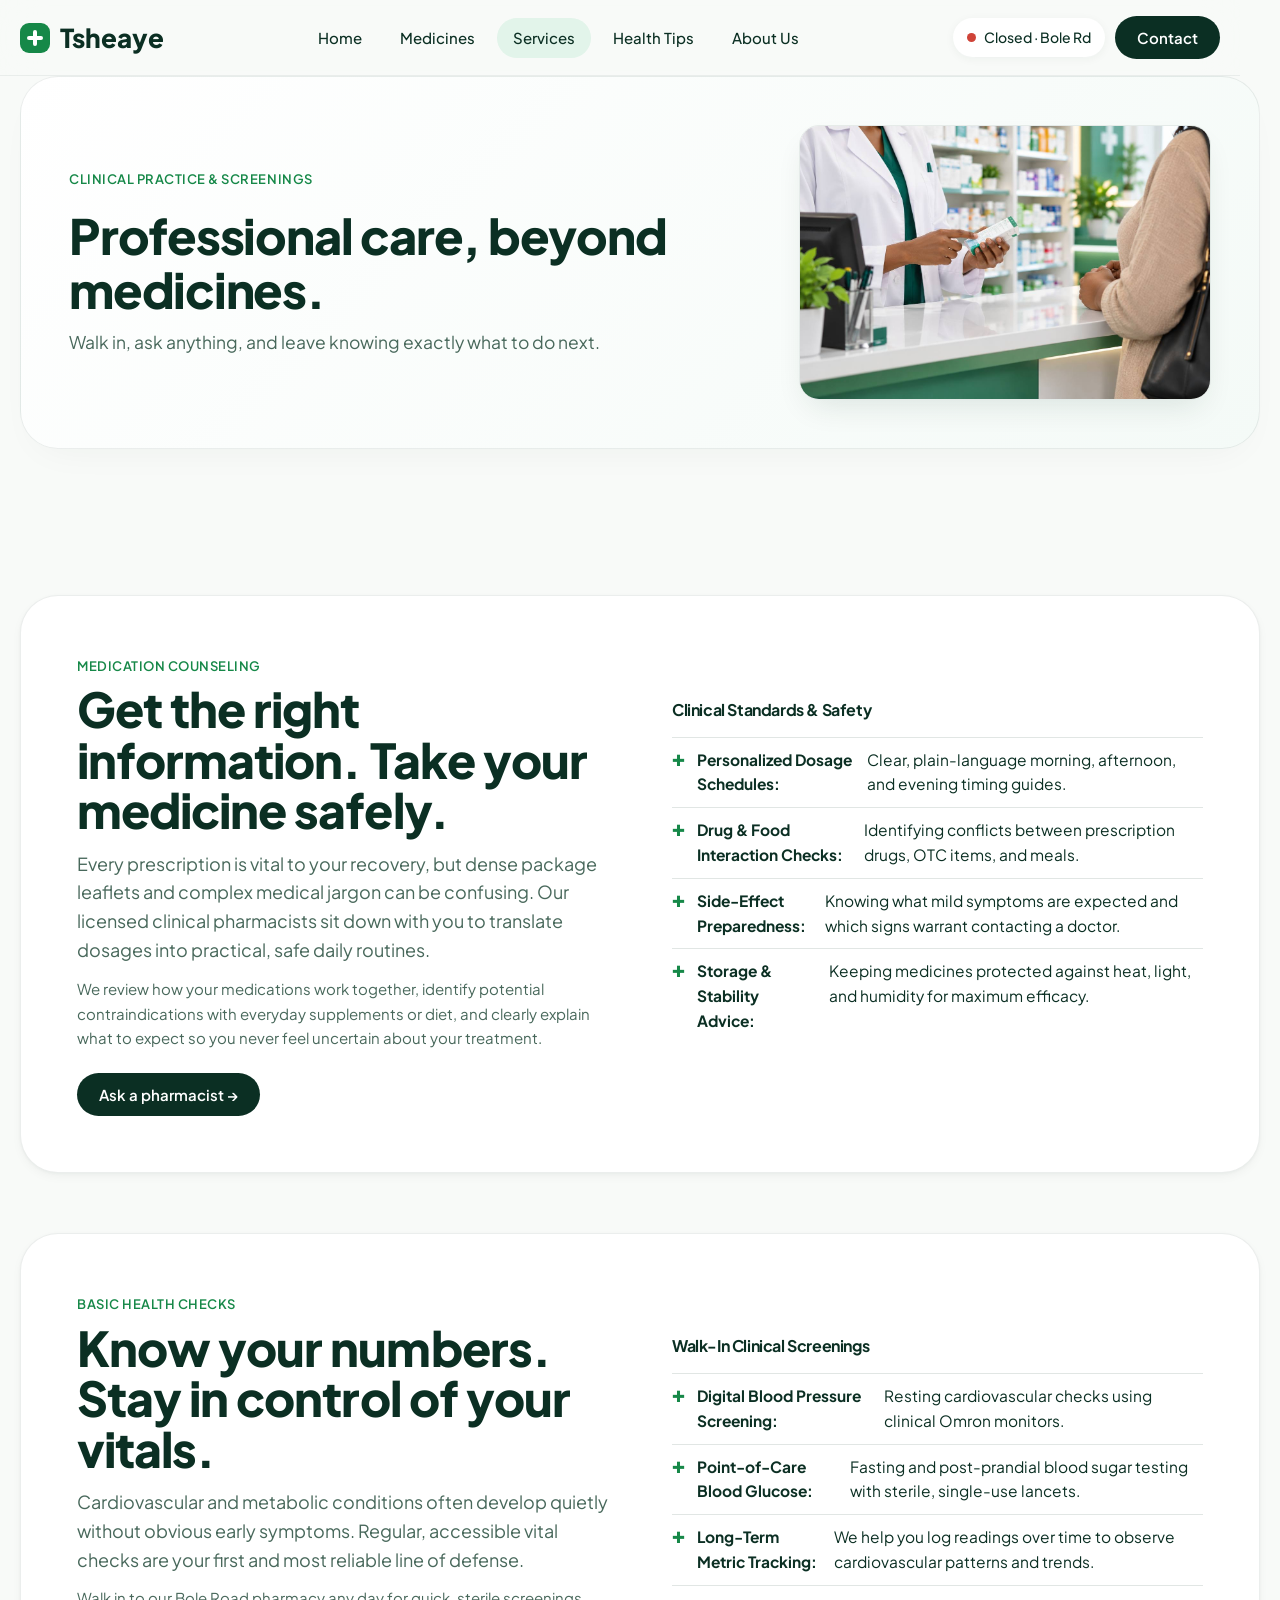
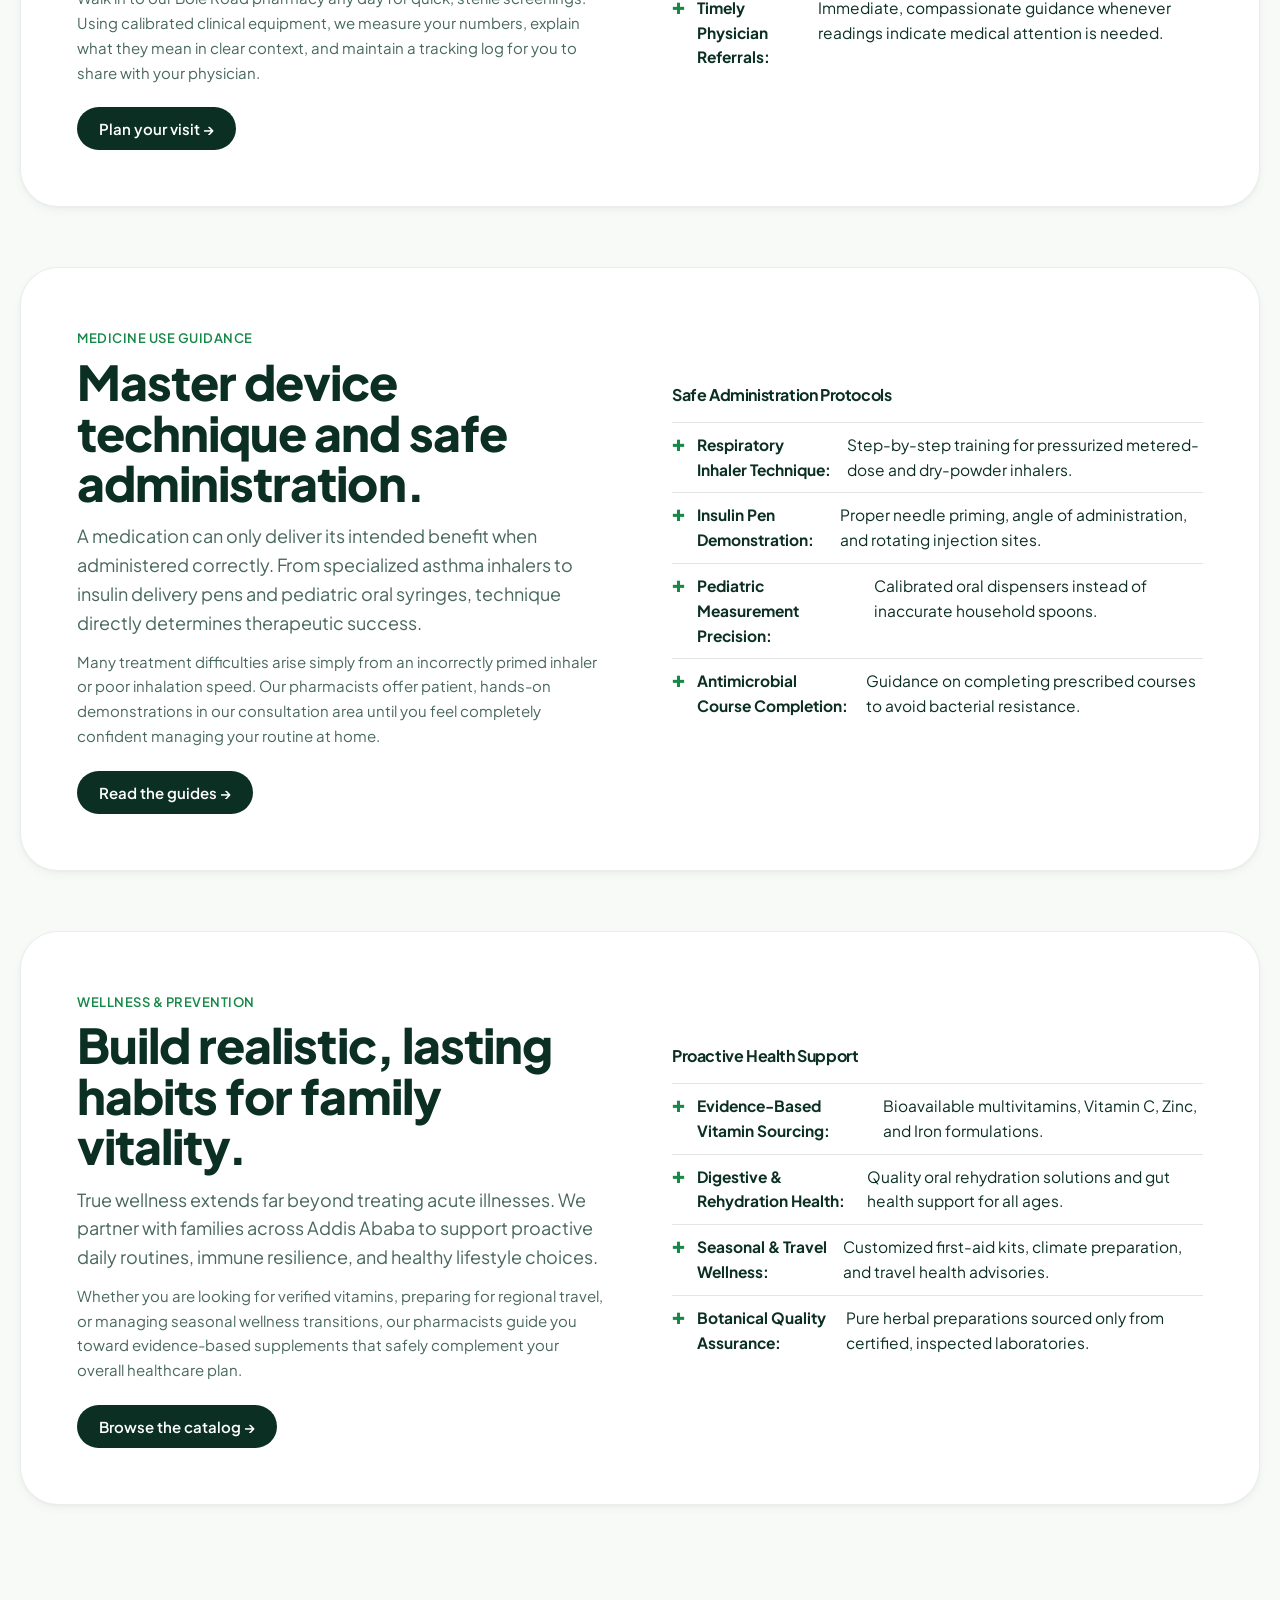
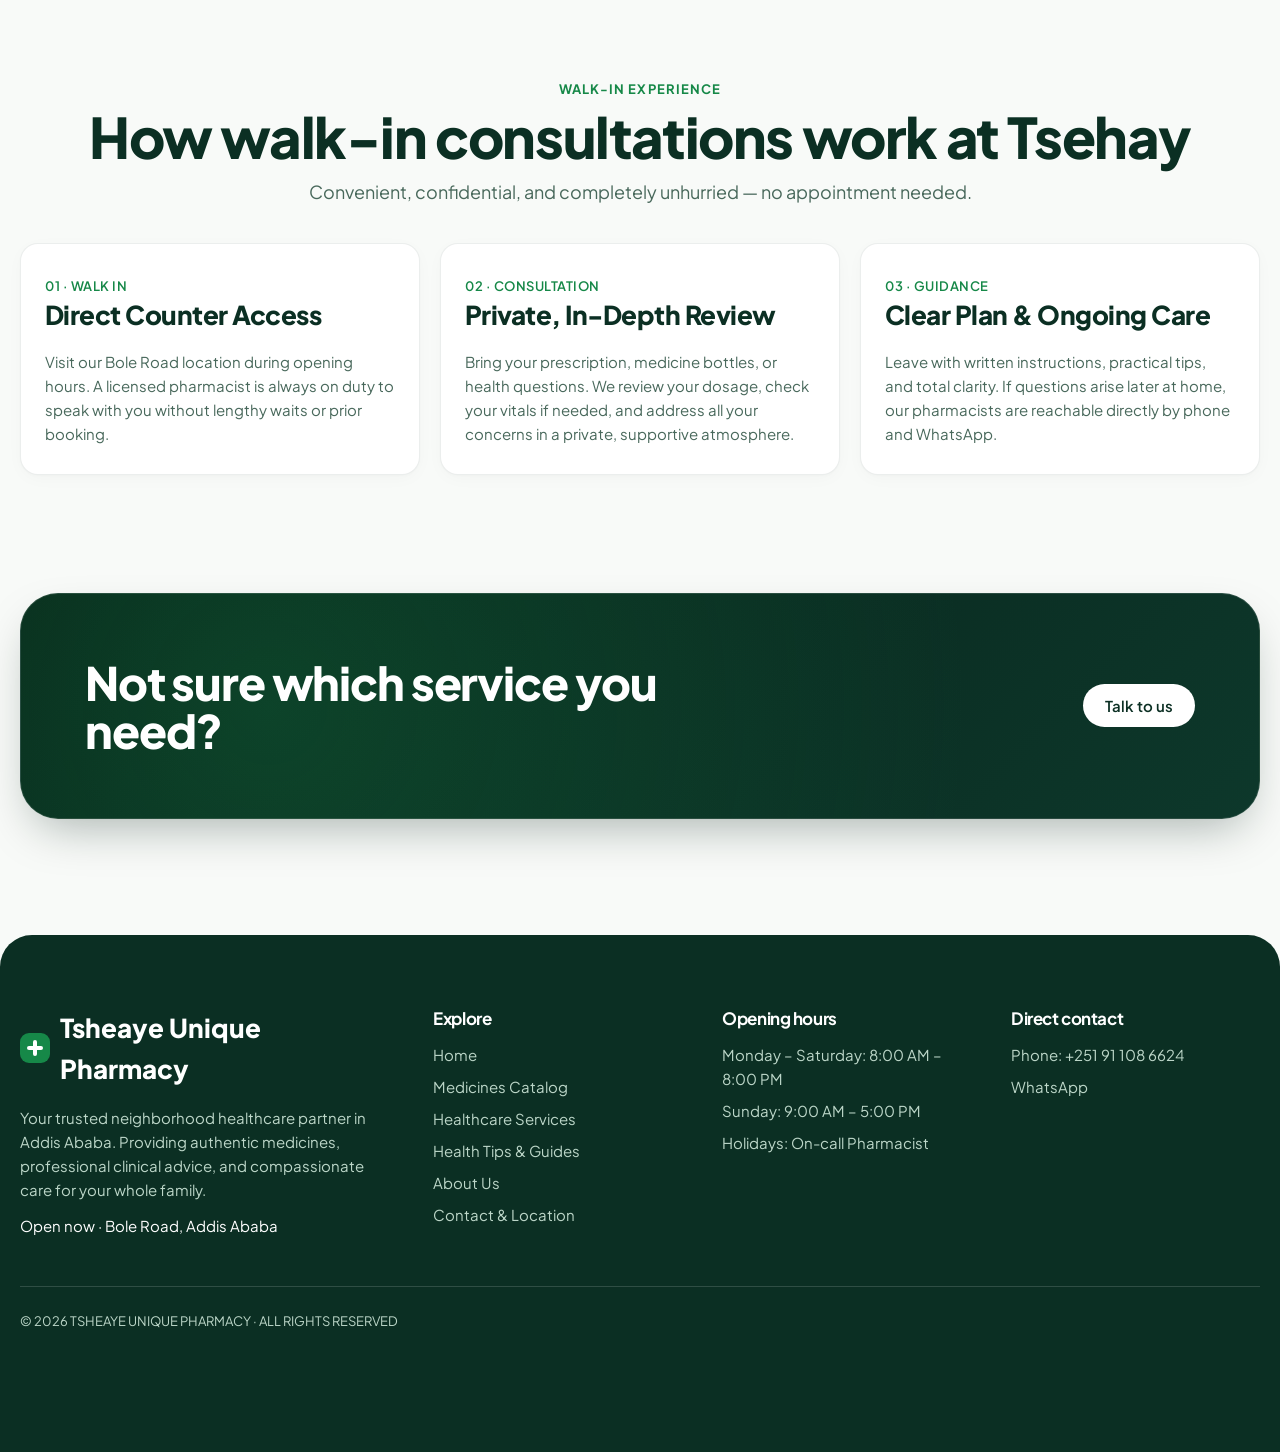
<file: services.html>
<!DOCTYPE html><html lang="en"><head><meta charset="utf-8"><meta name="viewport" content="width=device-width, initial-scale=1"><link rel="preconnect" href="https://fonts.googleapis.com"><link rel="preconnect" href="https://fonts.gstatic.com" crossorigin><link href="https://fonts.googleapis.com/css2?family=Plus+Jakarta+Sans:wght@400;500;600;700;800&display=swap" rel="stylesheet"><link rel="stylesheet" href="style.css"><title>Services | Tsheaye Unique Pharmacy</title><meta name="description" content="Medication counseling, basic health checks and wellness guidance at Tsheaye Unique Pharmacy, Addis Ababa."></head>
<body data-page="services.html"><div class="wrap"><div id="hdr" data-include="header.html"></div><main>
<div class="ph"><div><span class="tag">Clinical Practice &amp; Screenings</span><h1>Professional care, beyond medicines.</h1><p>Walk in, ask anything, and leave knowing exactly what to do next.</p></div><img src="images/pharmacist-consultation.jpg" alt="Licensed pharmacist consulting patient over the counter"></div>
<section>
<div class="sv">
  <div class="sv-info">
    <span class="tag">Medication Counseling</span>
    <h2>Get the right information. Take your medicine safely.</h2>
    <p class="lead">Every prescription is vital to your recovery, but dense package leaflets and complex medical jargon can be confusing. Our licensed clinical pharmacists sit down with you to translate dosages into practical, safe daily routines.</p>
    <p style="font-size:15px;color:var(--mute);margin:12px 0 22px;line-height:1.65">We review how your medications work together, identify potential contraindications with everyday supplements or diet, and clearly explain what to expect so you never feel uncertain about your treatment.</p>
    <a class="btn" href="contact.html">Ask a pharmacist →</a>
  </div>
  <div class="sv-features">
    <h4>Clinical Standards &amp; Safety</h4>
    <ul>
      <li><strong>Personalized Dosage Schedules:</strong> Clear, plain-language morning, afternoon, and evening timing guides.</li>
      <li><strong>Drug &amp; Food Interaction Checks:</strong> Identifying conflicts between prescription drugs, OTC items, and meals.</li>
      <li><strong>Side-Effect Preparedness:</strong> Knowing what mild symptoms are expected and which signs warrant contacting a doctor.</li>
      <li><strong>Storage &amp; Stability Advice:</strong> Keeping medicines protected against heat, light, and humidity for maximum efficacy.</li>
    </ul>
  </div>
</div>

<div class="sv">
  <div class="sv-info">
    <span class="tag">Basic Health Checks</span>
    <h2>Know your numbers. Stay in control of your vitals.</h2>
    <p class="lead">Cardiovascular and metabolic conditions often develop quietly without obvious early symptoms. Regular, accessible vital checks are your first and most reliable line of defense.</p>
    <p style="font-size:15px;color:var(--mute);margin:12px 0 22px;line-height:1.65">Walk in to our Bole Road pharmacy any day for quick, sterile screenings. Using calibrated clinical equipment, we measure your numbers, explain what they mean in clear context, and maintain a tracking log for you to share with your physician.</p>
    <a class="btn" href="contact.html">Plan your visit →</a>
  </div>
  <div class="sv-features">
    <h4>Walk-In Clinical Screenings</h4>
    <ul>
      <li><strong>Digital Blood Pressure Screening:</strong> Resting cardiovascular checks using clinical Omron monitors.</li>
      <li><strong>Point-of-Care Blood Glucose:</strong> Fasting and post-prandial blood sugar testing with sterile, single-use lancets.</li>
      <li><strong>Long-Term Metric Tracking:</strong> We help you log readings over time to observe cardiovascular patterns and trends.</li>
      <li><strong>Timely Physician Referrals:</strong> Immediate, compassionate guidance whenever readings indicate medical attention is needed.</li>
    </ul>
  </div>
</div>

<div class="sv">
  <div class="sv-info">
    <span class="tag">Medicine Use Guidance</span>
    <h2>Master device technique and safe administration.</h2>
    <p class="lead">A medication can only deliver its intended benefit when administered correctly. From specialized asthma inhalers to insulin delivery pens and pediatric oral syringes, technique directly determines therapeutic success.</p>
    <p style="font-size:15px;color:var(--mute);margin:12px 0 22px;line-height:1.65">Many treatment difficulties arise simply from an incorrectly primed inhaler or poor inhalation speed. Our pharmacists offer patient, hands-on demonstrations in our consultation area until you feel completely confident managing your routine at home.</p>
    <a class="btn" href="health-tips.html">Read the guides →</a>
  </div>
  <div class="sv-features">
    <h4>Safe Administration Protocols</h4>
    <ul>
      <li><strong>Respiratory Inhaler Technique:</strong> Step-by-step training for pressurized metered-dose and dry-powder inhalers.</li>
      <li><strong>Insulin Pen Demonstration:</strong> Proper needle priming, angle of administration, and rotating injection sites.</li>
      <li><strong>Pediatric Measurement Precision:</strong> Calibrated oral dispensers instead of inaccurate household spoons.</li>
      <li><strong>Antimicrobial Course Completion:</strong> Guidance on completing prescribed courses to avoid bacterial resistance.</li>
    </ul>
  </div>
</div>

<div class="sv">
  <div class="sv-info">
    <span class="tag">Wellness &amp; Prevention</span>
    <h2>Build realistic, lasting habits for family vitality.</h2>
    <p class="lead">True wellness extends far beyond treating acute illnesses. We partner with families across Addis Ababa to support proactive daily routines, immune resilience, and healthy lifestyle choices.</p>
    <p style="font-size:15px;color:var(--mute);margin:12px 0 22px;line-height:1.65">Whether you are looking for verified vitamins, preparing for regional travel, or managing seasonal wellness transitions, our pharmacists guide you toward evidence-based supplements that safely complement your overall healthcare plan.</p>
    <a class="btn" href="medicines.html">Browse the catalog →</a>
  </div>
  <div class="sv-features">
    <h4>Proactive Health Support</h4>
    <ul>
      <li><strong>Evidence-Based Vitamin Sourcing:</strong> Bioavailable multivitamins, Vitamin C, Zinc, and Iron formulations.</li>
      <li><strong>Digestive &amp; Rehydration Health:</strong> Quality oral rehydration solutions and gut health support for all ages.</li>
      <li><strong>Seasonal &amp; Travel Wellness:</strong> Customized first-aid kits, climate preparation, and travel health advisories.</li>
      <li><strong>Botanical Quality Assurance:</strong> Pure herbal preparations sourced only from certified, inspected laboratories.</li>
    </ul>
  </div>
</div>
</section>

<!-- Walk-in Process Continuum -->
<section style="margin-top:20px;padding-top:0">
  <div class="sec-head" style="text-align:center;margin-bottom:36px">
    <span class="tag">Walk-In Experience</span>
    <h2 class="sh" style="max-width:none;margin:0 auto 12px">How walk-in consultations work at Tsehay</h2>
    <p class="lead" style="margin:0 auto">Convenient, confidential, and completely unhurried — no appointment needed.</p>
  </div>
  <div class="vals">
    <div class="val">
      <div>
        <span class="tag" style="margin-bottom:4px">01 · Walk In</span>
        <h3>Direct Counter Access</h3>
      </div>
      <p style="color:var(--mute);line-height:1.6;font-size:15px;margin-top:12px">Visit our Bole Road location during opening hours. A licensed pharmacist is always on duty to speak with you without lengthy waits or prior booking.</p>
    </div>
    <div class="val">
      <div>
        <span class="tag" style="margin-bottom:4px">02 · Consultation</span>
        <h3>Private, In-Depth Review</h3>
      </div>
      <p style="color:var(--mute);line-height:1.6;font-size:15px;margin-top:12px">Bring your prescription, medicine bottles, or health questions. We review your dosage, check your vitals if needed, and address all your concerns in a private, supportive atmosphere.</p>
    </div>
    <div class="val">
      <div>
        <span class="tag" style="margin-bottom:4px">03 · Guidance</span>
        <h3>Clear Plan &amp; Ongoing Care</h3>
      </div>
      <p style="color:var(--mute);line-height:1.6;font-size:15px;margin-top:12px">Leave with written instructions, practical tips, and total clarity. If questions arise later at home, our pharmacists are reachable directly by phone and WhatsApp.</p>
    </div>
  </div>
</section>
<div class="band"><h2>Not sure which service you need?</h2><a class="btn light" href="contact.html">Talk to us</a></div>
</main></div><div id="ftr" data-include="footer.html"></div><script src="site.js"></script></body></html>
</file>
<file: style.css>
/* ==========================================================================
   TSHEAYE UNIQUE PHARMACY - MASTER STYLESHEET (style.css)
   Consolidated stylesheet for all pages:
   - index.html (Homepage)
   - medicines.html (Catalog & Availability)
   - services.html (Healthcare & Screenings)
   - health-tips.html (FAQ & Guidance)
   - about.html (Story & Mission)
   - contact.html (Hours & Inquiries)
   
   Modular Source Architecture Available in: ./css/
   ========================================================================== */

/* ==========================================================================
   1. DESIGN TOKENS & CSS VARIABLES
   ========================================================================== */
:root {
  /* Brand Core Palette */
  --ink: #0b2f23; /* Deep obsidian forest green for readable text & dark surfaces */
  --ink-light: #164634;
  --leaf: #168848; /* Primary emerald/leaf green for actions & highlights */
  --leaf-rgb: 22, 136, 72;
  --leaf-deep: #0f6334;

  /* Luminous Backgrounds & Canvases */
  --canvas: #f8faf8; /* Ultra-clean, luminous botanical porcelain page canvas */
  --surface: #ffffff; /* Pure optical white for elevated floating cards */
  --paper: #f8faf8; /* Backwards-compatible alias */

  /* Curated Box Tonal Palettes */
  --mint: #e2f4ea; /* Soft clinical mint tint */
  --mint-border: #bce4cd;
  --mint-text: #0d4a2b;

  --amber: #f89d2d; /* Warm apothecary gold / honey amber */
  --amber-tint: #fef5e7; /* Chamomile cream wash */
  --amber-border: #fedcb2;
  --amber-text: #8e5008;
  --oil: #e6a53a; /* Preserved alias */

  --sky: #258ec7; /* Diagnostic / vital screening cyan-blue */
  --sky-tint: #eff8fe; /* Menthol/sky ice tint */
  --sky-border: #c4e4f8;
  --sky-text: #13557a;

  --berry: #bc477c; /* Botanical rosehip & lavender for skin/wellness */
  --berry-tint: #fdf2f7; /* Soft rose glaze */
  --berry-border: #f8d2e3;
  --berry-text: #7b214a;

  --sage: #4f7363; /* Calming herbal sage */
  --sage-tint: #edf4f0;
  --sage-border: #d0e2d8;
  --sage-text: #244b39;

  --mute: #48685b; /* Refined forest copy color */
  --danger: #cf4338; /* Red for closed pharmacy status */

  /* Surfaces, Shadows & Lighting */
  --shadow-sm:
    0 4px 12px -2px rgba(11, 47, 35, 0.05), 0 1px 3px rgba(11, 47, 35, 0.04);
  --shadow-md:
    0 14px 30px -8px rgba(11, 47, 35, 0.08),
    0 4px 10px -2px rgba(11, 47, 35, 0.03);
  --shadow-lg:
    0 24px 50px -12px rgba(11, 47, 35, 0.12),
    0 8px 20px -4px rgba(11, 47, 35, 0.05);
  --shadow-hover:
    0 28px 60px -14px rgba(11, 47, 35, 0.16),
    0 10px 24px -6px rgba(11, 47, 35, 0.08);

  /* Surfaces & Geometry */
  --r: 32px; /* Main rounded border-radius */
  --r-sm: 16px;
  --r-md: 24px;
  --r-lg: 38px;
  --r-pill: 9999px;

  /* Typography */
  --display:
    "Plus Jakarta Sans", system-ui, -apple-system, BlinkMacSystemFont,
    "Segoe UI", Roboto, sans-serif;
  --body:
    "Plus Jakarta Sans", system-ui, -apple-system, BlinkMacSystemFont,
    "Segoe UI", Roboto, sans-serif;
}

/* ==========================================================================
   2. RESET, NORMALIZATION & BASE STYLES
   ========================================================================== */
*,
*::before,
*::after {
  box-sizing: border-box;
  margin: 0;
  padding: 0;
}

html {
  scroll-behavior: smooth;
  text-size-adjust: 100%;
  overflow-x: clip;
}

body {
  font-family: var(--body);
  color: var(--ink);
  background: var(--canvas);
  line-height: 1.6;
  -webkit-font-smoothing: antialiased;
  -moz-osx-font-smoothing: grayscale;
  overflow-x: clip;
  width: 100%;
}

img {
  display: block;
  max-width: 100%;
  height: auto;
}

a {
  color: inherit;
  text-decoration: none;
}

:focus-visible {
  outline: 3px solid var(--leaf);
  outline-offset: 3px;
  border-radius: 12px;
}

h1,
h2,
h3,
h4,
h5,
h6 {
  font-family: var(--display);
  line-height: 1.05;
  letter-spacing: -0.025em;
  color: inherit;
}

/* Layout Container */
.wrap {
  max-width: 1280px;
  margin: 0 auto;
  padding: 0 20px;
}

/* Homepage Wide Container (matches full-width modern hero reference) */
body[data-page="index.html"] .wrap,
.wrap.wrap-wide {
  max-width: 1720px;
  padding: 0 clamp(12px, 1.4vw, 20px);
}

/* Constrain Homepage Content Sections to Comfortable Reading Width */
body[data-page="index.html"] section,
body[data-page="index.html"] .loc {
  max-width: 1240px;
  margin-left: auto;
  margin-right: auto;
}

/* Common Section & Typography */
section {
  padding: clamp(48px, 7vw, 96px) 0;
}

.sh {
  font-size: clamp(30px, 4.4vw, 56px);
  font-weight: 800;
  max-width: 16ch;
  margin-bottom: clamp(24px, 4vw, 48px);
}

.lead {
  color: var(--mute);
  font-size: 18px;
  max-width: 52ch;
}

.tag {
  display: inline-block;
  font-size: 13px;
  font-weight: 600;
  color: var(--leaf);
  margin-bottom: 8px;
  text-transform: uppercase;
  letter-spacing: 0.04em;
}

/* Scroll reveal helper */
.rv {
  opacity: 0;
  transform: translateY(20px);
  transition:
    opacity 0.8s cubic-bezier(0.2, 0.8, 0.2, 1),
    transform 0.8s cubic-bezier(0.2, 0.8, 0.2, 1);
}

.rv.in {
  opacity: 1;
  transform: none;
}

/* ==========================================================================
   3. HEADER & MAIN NAVIGATION
   ========================================================================== */
#hdr {
  position: sticky;
  top: 0;
  z-index: 1000;
  width: 100%;
  background: rgba(248, 250, 248, 0.88);
  backdrop-filter: blur(20px);
  -webkit-backdrop-filter: blur(20px);
  border-bottom: 1px solid rgba(11, 47, 35, 0.06);
  margin: 0 -20px;
  padding: 0 20px;
  transition: background-color 0.25s, box-shadow 0.25s, border-color 0.25s;
}

body[data-page="index.html"] #hdr {
  margin: 0 calc(-1 * clamp(12px, 1.4vw, 20px));
  padding: 0 clamp(12px, 1.4vw, 20px);
}

#hdr.scrolled {
  background: rgba(255, 255, 255, 0.95);
  box-shadow: 0 10px 30px -10px rgba(11, 47, 35, 0.08), 0 2px 6px rgba(11, 47, 35, 0.02);
  border-bottom-color: rgba(11, 47, 35, 0.12);
}

.nav {
  display: flex;
  align-items: center;
  justify-content: space-between;
  gap: 16px;
  padding: 16px 0;
  transition: padding 0.25s;
}

#hdr.scrolled .nav {
  padding: 10px 0;
}

.brand {
  font-family: var(--display);
  font-weight: 800;
  font-size: 26px;
  display: flex;
  align-items: center;
  gap: 10px;
  transition: opacity 0.2s;
}

.brand:hover {
  opacity: 0.92;
}

.brand i {
  width: 30px;
  height: 30px;
  border-radius: 9px;
  background: var(--leaf);
  position: relative;
  flex: none;
}

.brand i::before,
.brand i::after {
  content: "";
  position: absolute;
  background: #fff;
  border-radius: 2px;
  left: 50%;
  top: 50%;
  transform: translate(-50%, -50%);
}

.brand i::before {
  width: 16px;
  height: 4px;
}

.brand i::after {
  width: 4px;
  height: 16px;
}

.links {
  display: flex;
  gap: 6px;
}

.links a {
  padding: 8px 16px;
  border-radius: 99px;
  font-weight: 500;
  font-size: 15px;
  transition:
    background 0.2s,
    color 0.2s;
}

.links a:hover,
.links a[aria-current="page"] {
  background: var(--mint);
  color: var(--ink);
}

.nav-r {
  display: flex;
  align-items: center;
  gap: 10px;
}

.open {
  display: flex;
  align-items: center;
  gap: 8px;
  font-size: 14px;
  font-weight: 500;
  background: #fff;
  padding: 8px 14px;
  border-radius: 99px;
  box-shadow: 0 2px 10px rgba(13, 51, 38, 0.05);
}

.open b {
  width: 9px;
  height: 9px;
  border-radius: 50%;
  background: var(--leaf);
  box-shadow: 0 0 0 0 rgba(27, 138, 75, 0.6);
  animation: ping 2s infinite;
}

.open.closed b {
  background: var(--danger);
  animation: none;
  box-shadow: none;
}

@keyframes ping {
  70% {
    box-shadow: 0 0 0 9px rgba(27, 138, 75, 0);
  }
  100% {
    box-shadow: 0 0 0 0 rgba(27, 138, 75, 0);
  }
}

/* ==========================================================================
   4. BUTTONS, GLASS & INTERACTIVE CONTROLS
   ========================================================================== */
.btn {
  display: inline-flex;
  align-items: center;
  justify-content: center;
  gap: 8px;
  background: var(--ink);
  color: #fff;
  padding: 12px 22px;
  border: 0;
  border-radius: 99px;
  font: 600 15px var(--body);
  cursor: pointer;
  transition:
    transform 0.25s,
    background 0.25s,
    box-shadow 0.25s;
  text-decoration: none;
  white-space: nowrap;
}

.btn:hover {
  background: var(--leaf);
  transform: translateY(-2px);
  box-shadow: 0 8px 20px -6px rgba(27, 138, 75, 0.4);
}

.btn.light {
  background: #fff;
  color: var(--ink);
}

.btn.light:hover {
  background: var(--oil);
  color: var(--ink);
}

.glass {
  background: rgba(255, 255, 255, 0.65);
  -webkit-backdrop-filter: blur(18px) saturate(1.4);
  backdrop-filter: blur(18px) saturate(1.4);
  border: 1px solid rgba(255, 255, 255, 0.8);
  box-shadow: 0 18px 50px -20px rgba(13, 51, 38, 0.35);
}

.pill {
  height: 52px;
  border-radius: 99px;
  display: flex;
  align-items: center;
  padding: 0 22px;
  font-weight: 600;
  gap: 10px;
  white-space: nowrap;
}

.search {
  flex: 0 1 460px;
  padding: 0 8px 0 20px;
}

.search input {
  border: 0;
  background: none;
  font: inherit;
  width: 100%;
  min-width: 0;
  color: var(--ink);
  outline: 0;
}

.search input::placeholder {
  color: var(--mute);
}

.search button {
  border: 0;
  cursor: pointer;
  width: 38px;
  height: 38px;
  border-radius: 50%;
  background: var(--ink);
  color: #fff;
  font-size: 16px;
  flex: none;
  display: grid;
  place-items: center;
  transition:
    background 0.2s,
    transform 0.2s;
}

.search button:hover {
  background: var(--leaf);
  transform: scale(1.05);
}

.search:focus-within {
  box-shadow: 0 0 0 3px var(--leaf);
}

.arrow {
  font-weight: 600;
  display: inline-flex;
  align-items: center;
  gap: 8px;
  border-bottom: 2px solid var(--oil);
  padding-bottom: 2px;
  transition: gap 0.2s;
}

.arrow:hover {
  gap: 14px;
}

/* ==========================================================================
   5. MOBILE DOCK NAVIGATION
   ========================================================================== */
.dock {
  position: fixed;
  left: 50%;
  bottom: 14px;
  transform: translateX(-50%);
  display: none;
  gap: 4px;
  padding: 8px;
  border-radius: 99px;
  z-index: 50;
  background: rgba(255, 255, 255, 0.85);
  -webkit-backdrop-filter: blur(16px);
  backdrop-filter: blur(16px);
  box-shadow: 0 12px 40px -12px rgba(13, 51, 38, 0.4);
  border: 1px solid rgba(255, 255, 255, 0.7);
}

.dock a {
  padding: 10px 14px;
  border-radius: 99px;
  font-size: 13px;
  font-weight: 600;
  color: var(--ink);
  white-space: nowrap;
  transition:
    background 0.2s,
    color 0.2s;
}

.dock a[aria-current="page"] {
  background: var(--ink);
  color: #fff;
}

/* ==========================================================================
   6. HOMEPAGE HERO FRAME & BACKGROUND SLIDESHOW
   Senior UI/UX Redesign - Executive Clinical Healthcare Aesthetics
   ========================================================================== */
.frame {
  position: relative;
  border-radius: var(--r-lg);
  min-height: min(82vh, 680px);
  overflow: hidden;
  background: #ffffff;
  border: 1.5px solid rgba(11, 47, 35, 0.08);
  box-shadow: 0 16px 44px -20px rgba(11, 47, 35, 0.06);
  isolation: isolate;
  width: 100%;
  display: flex;
  align-items: center;
  padding: 56px clamp(24px, 5vw, 64px) 84px;
  box-sizing: border-box;
}

/* Background Slideshow Engine */
.hero-slideshow {
  position: absolute;
  inset: 0;
  z-index: 0;
  overflow: hidden;
}

.hero-slide {
  position: absolute;
  inset: 0;
  opacity: 0;
  transition: opacity 1.2s cubic-bezier(0.4, 0, 0.2, 1);
  will-change: opacity, transform;
}

.hero-slide.active,
.hero-slide:first-child {
  opacity: 1;
  z-index: 1;
}

.hero-slide picture {
  display: block;
  width: 100%;
  height: 100%;
}

.hero-slide img {
  width: 100%;
  height: 100%;
  object-fit: cover;
  object-position: 72% 40%;
  transform: scale(1.02);
  transition: transform 6s cubic-bezier(0.2, 0.8, 0.2, 1);
}

.hero-slide.active img,
.hero-slide:first-child img {
  transform: scale(1.05);
}

/* Strategic Multi-Stop Contrast Overlay (Pristine Luminous Aesthetic) */
.hero-overlay {
  position: absolute;
  inset: 0;
  z-index: 1;
  background: linear-gradient(
    90deg,
    rgba(255, 255, 255, 0.98) 0%,
    rgba(255, 255, 255, 0.94) 44%,
    rgba(255, 255, 255, 0.65) 70%,
    rgba(255, 255, 255, 0.15) 100%
  );
  pointer-events: none;
}

/* Unified 2-Column Hero Grid */
.hero-container {
  position: relative;
  z-index: 2;
  width: 100%;
  display: grid;
  grid-template-columns: minmax(0, 1.25fr) minmax(310px, 0.75fr);
  gap: clamp(28px, 4vw, 56px);
  align-items: center;
}

/* Left Column: Master Content */
.hero-content {
  display: flex;
  flex-direction: column;
  align-items: flex-start;
  max-width: 620px;
}

/* Kicker Badge with Live Pulsing Dot */
.hero-kicker-badge {
  display: inline-flex;
  align-items: center;
  gap: 9px;
  background: rgba(255, 255, 255, 0.9);
  backdrop-filter: blur(12px);
  -webkit-backdrop-filter: blur(12px);
  border: 1px solid rgba(27, 138, 75, 0.18);
  padding: 6px 15px;
  border-radius: 99px;
  font-size: clamp(11.5px, 2.4vw, 13px);
  font-weight: 700;
  color: var(--ink);
  letter-spacing: 0.02em;
  margin-bottom: 20px;
  box-shadow: 0 4px 14px rgba(13, 51, 38, 0.05);
  max-width: 100%;
}

.hero-kicker-badge .live-dot {
  width: 8px;
  height: 8px;
  border-radius: 50%;
  background: var(--leaf);
  box-shadow: 0 0 0 0 rgba(27, 138, 75, 0.7);
  animation: pulse-ring 2s infinite;
  flex-shrink: 0;
}

/* Master Title */
.hero-title {
  font-size: clamp(44px, 5.8vw, 82px);
  font-weight: 800;
  line-height: 0.98;
  letter-spacing: -0.03em;
  color: var(--ink);
  margin: 0 0 18px 0;
}

.hero-title .highlight {
  color: var(--leaf);
  position: relative;
  display: inline-block;
}

/* Supporting Subtitle */
.hero-lead {
  font-size: clamp(15.5px, 1.2vw, 18.5px);
  line-height: 1.55;
  color: var(--mute);
  margin: 0 0 28px 0;
  max-width: 520px;
  font-weight: 500;
}

/* Unified Action Group */
.hero-actions {
  display: flex;
  align-items: center;
  gap: 12px;
  flex-wrap: wrap;
  margin-bottom: 24px;
}

.hero-btn {
  display: inline-flex;
  align-items: center;
  gap: 8px;
  padding: 13px 24px;
  border-radius: 99px;
  font-size: 14.5px;
  font-weight: 700;
  text-decoration: none;
  transition: all 0.25s cubic-bezier(0.2, 0.8, 0.2, 1);
  box-sizing: border-box;
}

.hero-btn.primary {
  background: var(--ink);
  color: #ffffff;
  box-shadow: 0 10px 24px rgba(13, 51, 38, 0.25);
}

.hero-btn.primary:hover {
  background: #154534;
  transform: translateY(-2px);
  box-shadow: 0 14px 30px rgba(13, 51, 38, 0.35);
}

.hero-btn.primary span {
  transition: transform 0.25s;
}

.hero-btn.primary:hover span {
  transform: translateX(4px);
}

.hero-btn.secondary {
  background: rgba(255, 255, 255, 0.88);
  backdrop-filter: blur(8px);
  color: var(--ink);
  border: 1.5px solid rgba(13, 51, 38, 0.15);
}

.hero-btn.secondary:hover {
  background: #ffffff;
  border-color: var(--leaf);
  color: var(--leaf);
  transform: translateY(-2px);
}

/* Integrated Instant Catalog Search */
.hero-search-hub {
  display: flex;
  align-items: center;
  background: #ffffff;
  border-radius: 99px;
  padding: 5px 6px 5px 16px;
  width: 100%;
  max-width: 480px;
  border: 1.5px solid rgba(13, 51, 38, 0.12);
  box-shadow: 0 10px 24px rgba(13, 51, 38, 0.05);
  box-sizing: border-box;
  transition:
    border-color 0.2s,
    box-shadow 0.2s;
}

.hero-search-hub:focus-within {
  border-color: var(--leaf);
  box-shadow: 0 12px 32px rgba(27, 138, 75, 0.15);
}

.hero-search-hub .search-input-wrap {
  display: flex;
  align-items: center;
  gap: 10px;
  flex: 1;
  min-width: 0;
}

.hero-search-hub .search-ico {
  width: 17px;
  height: 17px;
  fill: none;
  stroke: var(--mute);
  stroke-width: 2.2;
  stroke-linecap: round;
  stroke-linejoin: round;
  flex-shrink: 0;
}

.hero-search-hub input {
  border: 0;
  outline: 0;
  background: transparent;
  width: 100%;
  font-size: 14px;
  font-family: inherit;
  color: var(--ink);
  min-width: 0;
}

.hero-search-hub input::placeholder {
  color: #7b998a;
}

.hero-search-hub .search-btn {
  background: var(--leaf);
  color: #ffffff;
  border: 0;
  border-radius: 99px;
  padding: 9px 18px;
  font-size: 13.5px;
  font-weight: 700;
  font-family: inherit;
  cursor: pointer;
  transition:
    background 0.2s,
    transform 0.2s;
  flex-shrink: 0;
}

.hero-search-hub .search-btn:hover {
  background: #116836;
}

/* Right Column: Executive Healthcare Assurance Card */
.hero-trust-card {
  background: rgba(255, 255, 255, 0.88);
  backdrop-filter: blur(18px);
  -webkit-backdrop-filter: blur(18px);
  border-radius: 26px;
  padding: 26px;
  border: 1px solid rgba(255, 255, 255, 0.85);
  box-shadow:
    0 20px 48px -12px rgba(13, 51, 38, 0.12),
    0 4px 16px rgba(13, 51, 38, 0.04);
  display: flex;
  flex-direction: column;
  gap: 18px;
}

.trust-card-header {
  display: flex;
  align-items: center;
  gap: 14px;
}

.trust-badge-icon {
  width: 44px;
  height: 44px;
  border-radius: 14px;
  background: var(--leaf);
  display: grid;
  place-items: center;
  flex-shrink: 0;
  box-shadow: 0 8px 18px rgba(27, 138, 75, 0.25);
}

.trust-badge-icon svg {
  width: 22px;
  height: 22px;
  fill: #ffffff;
}

.trust-card-header strong {
  display: block;
  font-size: 16px;
  font-weight: 800;
  color: var(--ink);
  line-height: 1.25;
}

.trust-card-header small {
  display: block;
  font-size: 12.5px;
  color: var(--mute);
  margin-top: 2px;
}

.trust-metrics-grid {
  display: grid;
  grid-template-columns: repeat(3, 1fr);
  gap: 8px;
  padding: 13px 0;
  border-top: 1px solid rgba(13, 51, 38, 0.08);
  border-bottom: 1px solid rgba(13, 51, 38, 0.08);
}

.metric-item {
  text-align: center;
}

.metric-item .metric-num {
  display: block;
  font-size: 14.5px;
  font-weight: 800;
  color: var(--ink);
}

.metric-item .metric-label {
  display: block;
  font-size: 11px;
  color: var(--mute);
  margin-top: 2px;
  line-height: 1.2;
}

.trust-card-footer {
  display: flex;
  align-items: center;
  justify-content: space-between;
  gap: 10px;
}

.stat-call-btn {
  display: inline-flex;
  align-items: center;
  gap: 6px;
  color: var(--ink);
  text-decoration: none;
  font-size: 13.5px;
  font-weight: 700;
  transition: color 0.2s;
}

.stat-call-btn:hover {
  color: var(--leaf);
}

.stat-call-btn svg {
  width: 15px;
  height: 15px;
  fill: var(--leaf);
}

.stat-visit-link {
  font-size: 13px;
  font-weight: 700;
  color: var(--leaf);
  text-decoration: none;
  transition:
    color 0.2s,
    transform 0.2s;
}

.stat-visit-link:hover {
  color: var(--ink);
  transform: translateX(3px);
}

/* Slideshow Navigation Controller & Arrows (Bottom Left) */
.hero-slideshow-nav {
  position: absolute;
  bottom: 22px;
  left: clamp(20px, 4.5vw, 64px);
  display: flex;
  align-items: center;
  gap: 14px;
  z-index: 10;
}

.hero-slide-tabs {
  display: flex;
  align-items: center;
  gap: 8px;
}

.slide-dot {
  position: relative;
  overflow: hidden;
  background: rgba(255, 255, 255, 0.78);
  backdrop-filter: blur(10px);
  -webkit-backdrop-filter: blur(10px);
  border: 1px solid rgba(13, 51, 38, 0.12);
  border-radius: 99px;
  padding: 6px 14px 7px 10px;
  display: flex;
  align-items: center;
  gap: 8px;
  cursor: pointer;
  font-family: inherit;
  transition: all 0.25s cubic-bezier(0.2, 0.8, 0.2, 1);
}

.slide-dot:hover {
  background: #ffffff;
  border-color: var(--leaf);
}

.slide-dot.active {
  background: #ffffff;
  border-color: var(--leaf);
  box-shadow: 0 4px 16px rgba(13, 51, 38, 0.08);
}

.slide-dot .dot-indicator {
  width: 7px;
  height: 7px;
  border-radius: 50%;
  background: rgba(13, 51, 38, 0.25);
  transition:
    background 0.25s,
    transform 0.25s;
  flex-shrink: 0;
}

.slide-dot.active .dot-indicator {
  background: var(--leaf);
  transform: scale(1.25);
}

.slide-dot .dot-label {
  font-size: 11.5px;
  font-weight: 700;
  color: var(--ink);
  letter-spacing: 0.02em;
  white-space: nowrap;
}

/* Linear Countdown Timer Progress Bar inside Active Slide Dot */
.slide-dot .dot-timer-bar {
  position: absolute;
  left: 0;
  bottom: 0;
  width: 100%;
  height: 2.5px;
  background: rgba(27, 138, 75, 0.12);
  border-radius: 0 0 99px 99px;
  overflow: hidden;
  opacity: 0;
  transition: opacity 0.2s;
}

.slide-dot.active .dot-timer-bar {
  opacity: 1;
}

.slide-dot .dot-timer-fill {
  display: block;
  height: 100%;
  width: 0%;
  background: var(--leaf);
  border-radius: 99px;
}

.slide-dot.active .dot-timer-fill {
  animation: slideTimerFill 5.5s linear forwards;
}

@keyframes slideTimerFill {
  from {
    width: 0%;
  }
  to {
    width: 100%;
  }
}

.frame:hover .dot-timer-fill,
.frame:focus-within .dot-timer-fill {
  animation-play-state: paused;
}

/* Circular Arrow Navigation Buttons - Matching User's Reference Image */
.hero-arrows {
  display: flex;
  align-items: center;
  gap: 8px;
}

.hero-arrow-btn {
  width: 42px;
  height: 42px;
  border-radius: 50%;
  border: 1.5px solid rgba(13, 51, 38, 0.22);
  background: rgba(255, 255, 255, 0.85);
  backdrop-filter: blur(12px);
  -webkit-backdrop-filter: blur(12px);
  color: var(--ink);
  display: grid;
  place-items: center;
  cursor: pointer;
  padding: 0;
  transition: all 0.25s cubic-bezier(0.2, 0.8, 0.2, 1);
  box-shadow: 0 2px 8px rgba(13, 51, 38, 0.05);
}

.hero-arrow-btn:hover {
  background: var(--ink);
  color: #ffffff;
  border-color: var(--ink);
  box-shadow: 0 8px 20px rgba(13, 51, 38, 0.22);
  transform: translateY(-2px);
}

.hero-arrow-btn:active {
  transform: scale(0.92);
}

.hero-arrow-btn svg {
  width: 19px;
  height: 19px;
  fill: none;
  stroke: currentColor;
  stroke-width: 2;
  stroke-linecap: round;
  stroke-linejoin: round;
  transition:
    stroke 0.2s,
    transform 0.2s;
}

.hero-arrow-btn.prev:hover svg {
  transform: translateX(-2px);
}

.hero-arrow-btn.next:hover svg {
  transform: translateX(2px);
}

.mq {
  overflow: hidden;
  margin: 26px 0 0;
  border-block: 1px solid rgba(13, 51, 38, 0.12);
  padding: 14px 0;
  white-space: nowrap;
}

.mq div {
  display: inline-flex;
  gap: 48px;
  animation: mq 32s linear infinite;
  font-family: var(--display);
  font-weight: 700;
  font-size: 22px;
  padding-right: 48px;
}

.mq i {
  color: var(--leaf);
  font-style: normal;
}

@keyframes mq {
  to {
    transform: translateX(-50%);
  }
}

/* ==========================================================================
   7. HOMEPAGE SECTIONS (STAGGER, CATEGORIES, SERVICES, ABOUT, GUIDES)
   ========================================================================== */
/* ==========================================================================
   7. HOMEPAGE SECTIONS: DIVERSE BACKGROUNDS & BOX ARCHITECTURES
   ========================================================================== */

/* Section Headers */
.sec-head {
  margin-bottom: clamp(24px, 4vw, 44px);
}

.sec-head .tag {
  display: inline-block;
  font-size: 13px;
  font-weight: 700;
  letter-spacing: 0.08em;
  text-transform: uppercase;
  color: var(--leaf);
  margin-bottom: 8px;
}

/* --------------------------------------------------------------------------
   Section 1: Why Tsheaye Pavilion (#why)
   -------------------------------------------------------------------------- */
#why {
  background: linear-gradient(180deg, #f2f8f4 0%, #e8f4ec 100%);
  border-radius: var(--r-lg);
  padding: clamp(40px, 5.5vw, 76px) clamp(20px, 3.8vw, 52px);
  border: 1.5px solid rgba(22, 136, 72, 0.12);
  box-shadow: 0 20px 48px -24px rgba(11, 47, 35, 0.06);
  margin-top: 36px;
  margin-bottom: 48px;
}

#why .sh {
  margin-bottom: clamp(20px, 3vw, 40px);
}

.stag {
  display: grid;
  grid-template-columns: repeat(3, 1fr);
  gap: 24px;
  align-items: start;
}

.fc {
  border-radius: var(--r);
  overflow: hidden;
  transition:
    transform 0.4s cubic-bezier(0.2, 0.8, 0.2, 1),
    box-shadow 0.4s cubic-bezier(0.2, 0.8, 0.2, 1),
    border-color 0.3s;
  box-shadow: var(--shadow-sm);
  display: flex;
  flex-direction: column;
}

.fc:nth-child(2) {
  margin-top: 48px;
}

.fc:nth-child(3) {
  margin-top: 96px;
}

.fc-media {
  position: relative;
  overflow: hidden;
  aspect-ratio: 4 / 3;
}

.fc-media img,
.fc > img {
  width: 100%;
  height: 100%;
  aspect-ratio: 4 / 3;
  object-fit: cover;
  transition: transform 0.8s cubic-bezier(0.2, 0.8, 0.2, 1);
}

.fc:hover .fc-media img,
.fc:hover > img {
  transform: scale(1.06);
}

.fc-pill {
  position: absolute;
  top: 16px;
  left: 16px;
  padding: 6px 14px;
  border-radius: 99px;
  font-size: 11px;
  font-weight: 700;
  letter-spacing: 0.04em;
  text-transform: uppercase;
  backdrop-filter: blur(8px);
  -webkit-backdrop-filter: blur(8px);
  box-shadow: 0 4px 12px rgba(0, 0, 0, 0.08);
  z-index: 2;
}

.fc-pill.mint {
  background: rgba(226, 244, 234, 0.94);
  color: #0d4a2b;
  border: 1px solid var(--mint-border);
}

.fc-pill.amber {
  background: rgba(254, 243, 226, 0.94);
  color: #8a4e05;
  border: 1px solid var(--amber-border);
}

.fc-pill.sky {
  background: rgba(234, 245, 252, 0.94);
  color: #105278;
  border: 1px solid var(--sky-border);
}

.fc .fc-text,
.fc > div {
  padding: 28px;
  flex: 1;
  display: flex;
  flex-direction: column;
}

.fc h3 {
  font-size: 26px;
  font-weight: 800;
  margin-bottom: 6px;
  color: var(--ink);
  letter-spacing: -0.02em;
}

.fc em {
  display: block;
  font-style: normal;
  font-weight: 700;
  font-size: 13.5px;
  margin-bottom: 12px;
}

.fc p {
  color: var(--mute);
  font-size: 15px;
  line-height: 1.6;
}

/* Feature Card 1: Prescription Clarity (Mint Porcelain) */
.fc-guidance,
.fc:nth-child(1) {
  background: linear-gradient(165deg, #ffffff 0%, #f2faf5 100%);
  border: 1.5px solid var(--mint-border);
  
}

.fc-guidance em,
.fc:nth-child(1) em {
  color: var(--leaf);
}

.fc-guidance:hover,
.fc:nth-child(1):hover {
  transform: translateY(-8px);
  box-shadow: 0 24px 50px -15px rgba(22, 136, 72, 0.22);
}

/* Feature Card 2: Fresh Remedies (Botanical Chamomile Linen) */
.fc-remedies,
.fc:nth-child(2) {
  background: linear-gradient(165deg, #ffffff 0%, #fbf5ea 100%);
  border: 1.5px solid var(--amber-border);
  
}

.fc-remedies em,
.fc:nth-child(2) em {
  color: #a86208;
}

.fc-remedies:hover,
.fc:nth-child(2):hover {
  transform: translateY(-8px);
  box-shadow: 0 24px 50px -15px rgba(248, 157, 45, 0.25);
}

/* Feature Card 3: Everyday Wellness (Vital Sky Tint) */
.fc-wellness,
.fc:nth-child(3) {
  background: linear-gradient(165deg, #ffffff 0%, #eff7fa 100%);
  border: 1.5px solid var(--sky-border);
  
}

.fc-wellness em,
.fc:nth-child(3) em {
  color: #176a96;
}

.fc-wellness:hover,
.fc:nth-child(3):hover {
  transform: translateY(-8px);
  box-shadow: 0 24px 50px -15px rgba(37, 142, 199, 0.22);
}

/* --------------------------------------------------------------------------
   Section 2: Shop by Category Gallery Pavilion (#medicines)
   -------------------------------------------------------------------------- */
#medicines {
  background: linear-gradient(180deg, #ffffff 0%, #f6faf7 100%);
  border-radius: var(--r-lg);
  padding: clamp(40px, 5.5vw, 76px) clamp(20px, 3.8vw, 52px);
  border: 1.5px solid rgba(11, 47, 35, 0.08);
  box-shadow: 0 20px 48px -24px rgba(11, 47, 35, 0.05);
  margin-bottom: 48px;
}

.cats {
  display: grid;
  grid-template-columns: repeat(3, 1fr);
  gap: 18px;
}

.cat {
  display: flex;
  flex-direction: column;
  justify-content: space-between;
  min-height: 200px;
  padding: 26px 24px 22px;
  border-radius: 28px;
  text-decoration: none;
  position: relative;
  overflow: hidden;
  transition:
    transform 0.35s cubic-bezier(0.2, 0.8, 0.2, 1),
    box-shadow 0.35s cubic-bezier(0.2, 0.8, 0.2, 1),
    border-color 0.3s;
}

.cat-top {
  display: flex;
  justify-content: space-between;
  align-items: center;
  width: 100%;
  margin-bottom: 24px;
  z-index: 1;
}

.cat-icon-badge {
  width: 52px;
  height: 52px;
  border-radius: 18px;
  background: rgba(255, 255, 255, 0.9);
  backdrop-filter: blur(10px);
  -webkit-backdrop-filter: blur(10px);
  display: grid;
  place-items: center;
  border: 1px solid rgba(255, 255, 255, 0.95);
  box-shadow: 0 6px 16px -2px rgba(11, 47, 35, 0.08);
  transition:
    transform 0.35s cubic-bezier(0.34, 1.56, 0.64, 1),
    box-shadow 0.35s ease;
}

.cat-icon-badge svg {
  width: 25px;
  height: 25px;
  transition: transform 0.35s cubic-bezier(0.34, 1.56, 0.64, 1);
}

.cat:hover .cat-icon-badge {
  transform: scale(1.08) translateY(-2px);
  box-shadow: 0 10px 24px -2px rgba(11, 47, 35, 0.14);
}

.cat:hover .cat-icon-badge svg {
  transform: scale(1.08);
}

.cat .cat-content {
  display: flex;
  flex-direction: column;
  gap: 6px;
  z-index: 1;
}

.cat .cat-meta {
  font-size: 12px;
  font-weight: 700;
  text-transform: uppercase;
  letter-spacing: 0.06em;
  opacity: 0.8;
}

.cat .cat-title {
  font: 800 clamp(23px, 2.4vw, 29px) var(--display);
  letter-spacing: -0.02em;
  line-height: 1.1;
}

.cat-arrow,
.cat > span:last-child {
  width: 48px;
  height: 48px;
  border-radius: 50%;
  display: grid;
  place-items: center;
  font: 600 20px var(--body);
  transition:
    transform 0.35s cubic-bezier(0.34, 1.56, 0.64, 1),
    background 0.3s,
    color 0.3s,
    box-shadow 0.3s;
  flex-shrink: 0;
  z-index: 1;
}

.cat-arrow svg {
  width: 20px;
  height: 20px;
}

.cat:hover {
  transform: translateY(-6px);
}

.cat:hover .cat-arrow,
.cat:hover > span:last-child {
  transform: rotate(-45deg) scale(1.08);
}

/* Category Color Bindings for Lucide/Feather Icon Badges */
.cat-pain .cat-icon-badge svg {
  color: #d95818;
}
.cat-cold .cat-icon-badge svg {
  color: #1c7cb8;
}
.cat-diabetes .cat-icon-badge svg {
  color: #147a40;
}
.cat-stomach .cat-icon-badge svg {
  color: #be840e;
}
.cat-vitamins .cat-icon-badge svg {
  color: #d66415;
}
.cat-skin .cat-icon-badge svg {
  color: #a9326b;
}

/* Category 1: Pain Relief (Terracotta Honey) */
.cat-pain,
a.cat[href*="pain"] {
  background: linear-gradient(145deg, #fff4e8 0%, #feddc4 100%);
  border: 1.5px solid rgba(235, 115, 34, 0.25);
  color: #5e2304;
}

.cat-pain .cat-arrow,
a.cat[href*="pain"] > span:last-child {
  background: #d95818;
  color: #ffffff;
  box-shadow: 0 6px 16px -2px rgba(217, 88, 24, 0.4);
}

.cat-pain:hover,
a.cat[href*="pain"]:hover {
  border-color: rgba(235, 115, 34, 0.55);
  box-shadow: 0 20px 40px -15px rgba(217, 88, 24, 0.3);
}

/* Category 2: Cold & Allergy (Menthol Ice Sapphire) */
.cat-cold,
a.cat[href*="cold"] {
  background: linear-gradient(145deg, #eef7fc 0%, #d4ecf9 100%);
  border: 1.5px solid rgba(33, 137, 207, 0.25);
  color: #0a3a58;
}

.cat-cold .cat-arrow,
a.cat[href*="cold"] > span:last-child {
  background: #1c7cb8;
  color: #ffffff;
  box-shadow: 0 6px 16px -2px rgba(28, 124, 184, 0.4);
}

.cat-cold:hover,
a.cat[href*="cold"]:hover {
  border-color: rgba(33, 137, 207, 0.55);
  box-shadow: 0 20px 40px -15px rgba(28, 124, 184, 0.3);
}

/* Category 3: Diabetes Care (Emerald Clinical) */
.cat-diabetes,
a.cat[href*="diabetes"] {
  background: linear-gradient(145deg, #edfbf2 0%, #cff1dc 100%);
  border: 1.5px solid rgba(22, 136, 72, 0.25);
  color: #0b3e23;
}

.cat-diabetes .cat-arrow,
a.cat[href*="diabetes"] > span:last-child {
  background: #147a40;
  color: #ffffff;
  box-shadow: 0 6px 16px -2px rgba(20, 122, 64, 0.4);
}

.cat-diabetes:hover,
a.cat[href*="diabetes"]:hover {
  border-color: rgba(22, 136, 72, 0.55);
  box-shadow: 0 20px 40px -15px rgba(20, 122, 64, 0.3);
}

/* Category 4: Stomach (Chamomile Buttercup) */
.cat-stomach,
a.cat[href*="stomach"] {
  background: linear-gradient(145deg, #fdf8e8 0%, #faeec7 100%);
  border: 1.5px solid rgba(212, 155, 30, 0.3);
  color: #593f04;
}

.cat-stomach .cat-arrow,
a.cat[href*="stomach"] > span:last-child {
  background: #be840e;
  color: #ffffff;
  box-shadow: 0 6px 16px -2px rgba(190, 132, 14, 0.4);
}

.cat-stomach:hover,
a.cat[href*="stomach"]:hover {
  border-color: rgba(212, 155, 30, 0.55);
  box-shadow: 0 20px 40px -15px rgba(190, 132, 14, 0.3);
}

/* Category 5: Vitamins (Citrus Sunburst) */
.cat-vitamins,
a.cat[href*="vitamins"] {
  background: linear-gradient(145deg, #fef4e8 0%, #fedfb8 100%);
  border: 1.5px solid rgba(230, 126, 34, 0.28);
  color: #632d08;
}

.cat-vitamins .cat-arrow,
a.cat[href*="vitamins"] > span:last-child {
  background: #cc6012;
  color: #ffffff;
  box-shadow: 0 6px 16px -2px rgba(204, 96, 18, 0.4);
}

.cat-vitamins:hover,
a.cat[href*="vitamins"]:hover {
  border-color: rgba(230, 126, 34, 0.55);
  box-shadow: 0 20px 40px -15px rgba(204, 96, 18, 0.3);
}

/* Category 6: Skin Care (Lavender Rosehip) */
.cat-skin,
a.cat[href*="skin"] {
  background: linear-gradient(145deg, #fdf2f7 0%, #f9dbe9 100%);
  border: 1.5px solid rgba(188, 71, 124, 0.25);
  color: #521432;
}

.cat-skin .cat-arrow,
a.cat[href*="skin"] > span:last-child {
  background: #a9326b;
  color: #ffffff;
  box-shadow: 0 6px 16px -2px rgba(169, 50, 107, 0.4);
}

.cat-skin:hover,
a.cat[href*="skin"]:hover {
  border-color: rgba(188, 71, 124, 0.55);
  box-shadow: 0 20px 40px -15px rgba(169, 50, 107, 0.3);
}

/* ==========================================================================
   Services Section 4-Step Care Continuum Infographic
   Senior UI/UX Redesign matching User Reference Diagram
   ========================================================================== */
:root {
  --flow-primary: var(
    --ink,
    #0d3326
  ); /* Deep Midnight Pine Ink from website branding */
  --flow-accent: var(--leaf, #1b8a4b); /* Primary Clinical Emerald Green */
  --flow-accent-dark: #116836; /* Deepened emerald for interactive and hover states */
  --flow-tint: #eaf5ef; /* Soft restorative clinical mint tint for pills and backgrounds */
  --flow-primary-glow: rgba(13, 51, 38, 0.22); /* Deep ink elevation shadow */
  --flow-accent-glow: rgba(27, 138, 75, 0.25);
}

.svc-flow-section {
  position: relative;
  margin: 24px 0 48px;
}

.svc-flow-head {
  text-align: center;
  max-width: 720px;
  margin: 0 auto 44px;
}

.svc-flow-head h2 {
  margin-top: 10px;
  margin-bottom: 12px;
}

.svc-flow-head p.lead {
  font-size: 16.5px;
  color: var(--mute);
  line-height: 1.55;
  margin: 0 auto;
}

/* Modern Services 2x2 Grid Architecture */
.flow-grid {
  display: grid;
  grid-template-columns: repeat(2, minmax(0, 1fr));
  gap: 24px;
  max-width: 1080px;
  margin: 0 auto;
}

/* Modern Luxury Healthcare Service Card */
.flow-card {
  position: relative;
  text-decoration: none;
  color: inherit;
  display: flex;
  flex-direction: column;
  justify-content: space-between;
  background: #ffffff;
  border-radius: 20px;
  border: 1px solid rgba(11, 47, 35, 0.08);
  padding: 30px 28px;
  box-shadow: 0 4px 20px -4px rgba(11, 47, 35, 0.04), 0 1px 3px rgba(11, 47, 35, 0.02);
  transition: transform 0.25s cubic-bezier(0.16, 1, 0.3, 1), box-shadow 0.25s, border-color 0.25s;
  outline: none;
}

.flow-card:hover {
  transform: translateY(-4px);
  border-color: rgba(22, 136, 72, 0.25);
  box-shadow: 0 20px 40px -12px rgba(11, 47, 35, 0.12);
}

.flow-header,
.flow-shelf-row {
  display: flex;
  align-items: center;
  justify-content: space-between;
  margin-bottom: 18px;
}

.flow-icon-badge,
.flow-icon-tab {
  width: 48px;
  height: 48px;
  border-radius: 14px;
  background: var(--mint);
  color: var(--leaf);
  display: flex;
  align-items: center;
  justify-content: center;
  box-shadow: inset 0 0 0 1px rgba(22, 136, 72, 0.15);
  transition: transform 0.25s;
  flex-shrink: 0;
}

.flow-card:hover .flow-icon-badge,
.flow-card:hover .flow-icon-tab {
  transform: scale(1.06);
}

.flow-icon-badge svg,
.flow-icon-tab svg,
.flow-card svg {
  width: 24px;
  height: 24px;
  max-width: 24px;
  max-height: 24px;
  fill: currentColor;
  flex-shrink: 0;
  display: block;
}

.flow-step,
.flow-badge {
  font-size: 12px;
  font-weight: 700;
  letter-spacing: 0.08em;
  text-transform: uppercase;
  color: var(--leaf);
  background: rgba(22, 136, 72, 0.08);
  padding: 4px 10px;
  border-radius: 99px;
  display: inline-flex;
  align-items: center;
  gap: 4px;
}

.flow-badge .num {
  font-weight: 800;
  color: var(--leaf);
}

.flow-badge .sub {
  color: var(--mute);
}

.flow-kicker {
  font-size: 11.5px;
  font-weight: 800;
  letter-spacing: 0.1em;
  text-transform: uppercase;
  color: var(--leaf);
  margin-bottom: 6px;
  display: flex;
  align-items: center;
  gap: 6px;
}

.flow-card h3 {
  font-size: 21px;
  font-weight: 800;
  color: var(--ink);
  line-height: 1.25;
  letter-spacing: -0.02em;
  margin: 0 0 10px;
}

.flow-card p {
  font-size: 14.5px;
  line-height: 1.6;
  color: var(--mute);
  margin: 0 0 20px;
  flex: 1;
}

.flow-footer,
.flow-meta {
  display: flex;
  align-items: center;
  justify-content: space-between;
  gap: 12px;
  padding-top: 16px;
  border-top: 1px solid rgba(11, 47, 35, 0.07);
}

.flow-pills {
  display: flex;
  gap: 6px;
  flex-wrap: wrap;
}

.flow-pill {
  font-size: 12px;
  font-weight: 600;
  color: #0d4229;
  background: var(--flow-tint);
  border: 1px solid rgba(27, 138, 75, 0.16);
  padding: 3px 10px;
  border-radius: 99px;
}

.flow-action {
  font-size: 13px;
  font-weight: 700;
  color: var(--flow-accent);
  display: inline-flex;
  align-items: center;
  gap: 4px;
  white-space: nowrap;
  transition: transform 0.2s, color 0.2s;
}

.flow-card:hover .flow-action {
  color: var(--leaf-deep);
  transform: translateX(4px);
}

@media (max-width: 768px) {
  .flow-grid {
    grid-template-columns: 1fr;
    gap: 18px;
  }
}

/* Service Assurance Bar */
.svc-assurance-bar {
  margin-top: 42px;
  background: #ffffff;
  border-radius: 20px;
  padding: 18px 26px;
  display: flex;
  align-items: center;
  justify-content: space-between;
  gap: 20px;
  border: 1px solid rgba(13, 51, 38, 0.08);
  box-shadow: 0 8px 20px rgba(13, 51, 38, 0.04);
}

.svc-assurance-info {
  display: flex;
  align-items: center;
  gap: 14px;
}

.pulse-dot {
  width: 12px;
  height: 12px;
  border-radius: 50%;
  background: var(--flow-accent);
  box-shadow: 0 0 0 0 rgba(27, 138, 75, 0.7);
  animation: pulse-ring 2s infinite;
  flex-shrink: 0;
}

@keyframes pulse-ring {
  0% {
    box-shadow: 0 0 0 0 rgba(27, 138, 75, 0.7);
  }
  70% {
    box-shadow: 0 0 0 10px rgba(27, 138, 75, 0);
  }
  100% {
    box-shadow: 0 0 0 0 rgba(27, 138, 75, 0);
  }
}

.svc-assurance-info strong {
  display: block;
  font-size: 15px;
  font-weight: 700;
  color: var(--ink);
}

.svc-assurance-info p {
  font-size: 13.5px;
  color: var(--mute);
  margin: 0;
}

.svc-assurance-actions {
  display: flex;
  align-items: center;
  gap: 10px;
  flex-shrink: 0;
}

.svc-action-btn {
  display: inline-flex;
  align-items: center;
  gap: 6px;
  padding: 10px 18px;
  border-radius: 99px;
  font-size: 13.5px;
  font-weight: 700;
  text-decoration: none;
  transition: all 0.2s;
}

.svc-action-btn.primary {
  background: var(--flow-primary);
  color: #ffffff;
}

.svc-action-btn.primary:hover {
  background: #154534;
}

.svc-action-btn.outline {
  background: var(--flow-tint);
  color: #0d4229;
  border: 1px solid rgba(27, 138, 75, 0.22);
}

.svc-action-btn.outline:hover {
  background: #d8ede1;
  border-color: rgba(27, 138, 75, 0.38);
  color: #072618;
}

/* Mobile & Tablet Responsiveness */
@media (max-width: 860px) {
  .flow-grid {
    grid-template-columns: 1fr;
    gap: 28px;
  }

  .flow-card-1 {
    grid-column: auto;
    grid-row: auto;
    order: 1;
  }
  .flow-card-2 {
    grid-column: auto;
    grid-row: auto;
    order: 2;
  }
  .flow-card-3 {
    grid-column: auto;
    grid-row: auto;
    order: 3;
  }
  .flow-card-4 {
    grid-column: auto;
    grid-row: auto;
    order: 4;
  }

  .flow-card-3 .flow-white-shell,
  .flow-card-4 .flow-white-shell {
    flex-direction: column;
  }

  .flow-card-3 .flow-shelf-row,
  .flow-card-4 .flow-shelf-row {
    align-items: flex-end;
  }

  .flow-card-3 .flow-icon-tab,
  .flow-card-4 .flow-icon-tab {
    border-radius: 22px 22px 0 0;
  }

  .flow-card-3 .flow-body,
  .flow-card-4 .flow-body {
    border-radius: 0 22px 22px 22px;
    margin-bottom: 0;
    margin-top: -1px;
  }

  .flow-badge.tail-up::after {
    top: auto;
    bottom: -8px;
    border-bottom: none;
    border-top: 8px solid var(--flow-primary);
  }

  /* On mobile, cards point sequentially down to the next step */
  .flow-card .flow-body::after {
    left: 50% !important;
    right: auto !important;
    top: auto !important;
    bottom: -13px !important;
    transform: translateX(-50%) !important;
    border-left: 11px solid transparent !important;
    border-right: 11px solid transparent !important;
    border-top: 13px solid #ffffff !important;
    border-bottom: none !important;
    filter: drop-shadow(0 4px 2px rgba(13, 51, 38, 0.06)) !important;
  }

  .flow-card-4 .flow-body::after {
    display: none;
  }

  .svc-assurance-bar {
    flex-direction: column;
    align-items: flex-start;
  }

  .svc-assurance-actions {
    width: 100%;
  }

  .svc-action-btn {
    flex: 1;
    justify-content: center;
  }
}

.svc {
  display: grid;
  grid-template-columns: 5fr 7fr;
  gap: clamp(24px, 5vw, 72px);
  align-items: start;
}

.svc .L {
  position: sticky;
  top: 24px;
}

.svc .L img {
  border-radius: var(--r);
  margin-top: 8px;
  aspect-ratio: 16 / 10;
  object-fit: cover;
  width: 100%;
}

.row {
  display: grid;
  grid-template-columns: 1fr auto;
  gap: 8px 20px;
  padding: 28px 0;
  border-top: 1px solid rgba(13, 51, 38, 0.18);
  transition: padding 0.3s;
}

.row:last-child {
  border-bottom: 1px solid rgba(13, 51, 38, 0.18);
}

.row h3 {
  font-size: clamp(24px, 3vw, 38px);
}

.row p {
  grid-column: 1;
  color: var(--mute);
}

.row span {
  grid-row: 1 / 3;
  grid-column: 2;
  align-self: center;
  width: 46px;
  height: 46px;
  border-radius: 50%;
  border: 1.5px solid var(--ink);
  display: grid;
  place-items: center;
  transition: 0.3s;
}

.row:hover {
  padding-left: 14px;
}

.row:hover span {
  background: var(--leaf);
  border-color: var(--leaf);
  color: #fff;
}

/* --------------------------------------------------------------------------
   Section 4: About Us Midnight Forest Masterpiece (.about)
   -------------------------------------------------------------------------- */
#about {
  margin-bottom: 48px;
}

.about {
  background:
    radial-gradient(
      circle at 12% 25%,
      rgba(22, 136, 72, 0.35) 0%,
      transparent 60%
    ),
    linear-gradient(135deg, #071f17 0%, #0d3527 60%, #154c39 100%);
  color: #ffffff;
  border-radius: var(--r-lg);
  display: grid;
  grid-template-columns: 1fr 1fr;
  overflow: hidden;
  align-items: center;
  border: 1px solid rgba(255, 255, 255, 0.14);
  box-shadow: 0 24px 60px -15px rgba(7, 31, 23, 0.4);
}

.about > div {
  padding: clamp(32px, 6vw, 80px);
}

.about h2 {
  font-size: clamp(32px, 4.4vw, 56px);
  margin-bottom: 18px;
  font-weight: 800;
  line-height: 1.08;
  letter-spacing: -0.02em;
}

.about p {
  color: #c5ded1;
  font-size: 17px;
  max-width: 38ch;
  margin-bottom: 28px;
  line-height: 1.6;
}

.about img {
  width: 100%;
  height: 100%;
  min-height: 380px;
  object-fit: cover;
}

.about .btn.light {
  background: #ffffff;
  color: #0b2f23;
  font-weight: 700;
  box-shadow: 0 8px 24px rgba(0, 0, 0, 0.2);
}

.about .btn.light:hover {
  background: var(--amber);
  color: #0b2f23;
  transform: translateY(-3px);
  box-shadow: 0 12px 30px -4px rgba(248, 157, 45, 0.45);
}

/* --------------------------------------------------------------------------
   Section 5: Health Guides Chamomile Oatmeal Wash Pavilion (#tips)
   -------------------------------------------------------------------------- */
#tips {
  background: linear-gradient(180deg, #fdfbf7 0%, #f6f0e4 100%);
  border-radius: var(--r-lg);
  padding: clamp(40px, 5.5vw, 76px) clamp(20px, 3.8vw, 52px);
  border: 1.5px solid rgba(230, 165, 58, 0.22);
  box-shadow: 0 20px 48px -24px rgba(142, 80, 8, 0.08);
  margin-bottom: 48px;
}

.guides {
  display: grid;
  grid-template-columns: repeat(3, 1fr);
  gap: 22px;
}

.g {
  border-radius: 28px;
  padding: 32px 28px;
  display: flex;
  flex-direction: column;
  gap: 14px;
  min-height: 280px;
  justify-content: space-between;
  text-decoration: none;
  transition:
    transform 0.35s cubic-bezier(0.2, 0.8, 0.2, 1),
    box-shadow 0.35s cubic-bezier(0.2, 0.8, 0.2, 1),
    border-color 0.3s;
  box-shadow: var(--shadow-sm);
}

.g .g-head {
  display: flex;
  align-items: center;
  justify-content: space-between;
  gap: 10px;
}

.g .g-badge {
  font-size: 11.5px;
  font-weight: 700;
  letter-spacing: 0.04em;
  text-transform: uppercase;
  padding: 5px 12px;
  border-radius: 99px;
}

.g .g-badge.mint {
  background: rgba(226, 244, 234, 0.9);
  color: #0d4a2b;
  border: 1px solid var(--mint-border);
}

.g .g-badge.sky {
  background: rgba(234, 245, 252, 0.9);
  color: #105278;
  border: 1px solid var(--sky-border);
}

.g .g-badge.amber {
  background: rgba(254, 243, 226, 0.9);
  color: #8a4e05;
  border: 1px solid var(--amber-border);
}

.g .g-icon {
  font-size: 22px;
}

.g h3 {
  font-size: 24px;
  font-weight: 800;
  color: var(--ink);
  line-height: 1.25;
}

.g p {
  color: var(--mute);
  font-size: 15px;
  line-height: 1.6;
}

.g .g-link {
  display: inline-flex;
  align-items: center;
  gap: 6px;
  font-size: 14px;
  font-weight: 700;
  color: var(--ink);
  margin-top: 10px;
  transition:
    transform 0.25s,
    color 0.25s;
}

.g:hover .g-link {
  transform: translateX(4px);
}

/* Guide Card 1: Mint Clinical */
.g-mint,
.g:nth-child(1) {
  background: linear-gradient(160deg, #ffffff 0%, #edf7f1 100%);
  border: 1.5px solid var(--mint-border);
  
}

.g-mint:hover,
.g:nth-child(1):hover {
  transform: translateY(-8px);
  box-shadow: 0 24px 48px -15px rgba(22, 136, 72, 0.22);
}

.g-mint:hover .g-link,
.g:nth-child(1):hover .g-link {
  color: var(--leaf);
}

/* Guide Card 2: Sky Hydration */
.g-sky,
.g:nth-child(2) {
  background: linear-gradient(160deg, #ffffff 0%, #edf6fb 100%);
  border: 1.5px solid var(--sky-border);
  
}

.g-sky:hover,
.g:nth-child(2):hover {
  transform: translateY(-8px);
  box-shadow: 0 24px 48px -15px rgba(37, 142, 199, 0.22);
}

.g-sky:hover .g-link,
.g:nth-child(2):hover .g-link {
  color: var(--sky);
}

/* Guide Card 3: Amber Schedule */
.g-amber,
.g:nth-child(3) {
  background: linear-gradient(160deg, #ffffff 0%, #fbf5e8 100%);
  border: 1.5px solid var(--amber-border);
  
}

.g-amber:hover,
.g:nth-child(3):hover {
  transform: translateY(-8px);
  box-shadow: 0 24px 48px -15px rgba(248, 157, 45, 0.25);
}

.g-amber:hover .g-link,
.g:nth-child(3):hover .g-link {
  color: var(--amber-text);
}

/* --------------------------------------------------------------------------
   Section 6: Bole Road Location Statement (.loc / #contact)
   -------------------------------------------------------------------------- */
.loc {
  display: flex;
  flex-wrap: wrap;
  gap: 24px 48px;
  align-items: center;
  justify-content: space-between;
  background: linear-gradient(135deg, #e8a635 0%, #f2bc55 50%, #d89320 100%);
  border-radius: var(--r-lg);
  padding: clamp(32px, 5vw, 56px);
  box-shadow: 0 24px 54px -16px rgba(216, 147, 32, 0.45);
  border: 1.5px solid rgba(255, 255, 255, 0.45);
  color: #0b2f23;
  margin-bottom: 48px;
}

.loc-pill {
  display: inline-flex;
  align-items: center;
  gap: 6px;
  background: rgba(11, 47, 35, 0.12);
  color: #0b2f23;
  padding: 5px 12px;
  border-radius: 99px;
  font-size: 12px;
  font-weight: 700;
  text-transform: uppercase;
  letter-spacing: 0.04em;
  margin-bottom: 8px;
}

.loc h2 {
  font-size: clamp(30px, 3.8vw, 48px);
  font-weight: 800;
  letter-spacing: -0.025em;
  color: #0b2f23;
}

.loc p {
  font-weight: 600;
  font-size: 16.5px;
  margin-top: 6px;
  color: #174232;
}

.loc .btn.primary-dark {
  background: #0b2f23;
  color: #ffffff;
  font-weight: 700;
  padding: 14px 26px;
  box-shadow: 0 6px 18px rgba(11, 47, 35, 0.3);
}

.loc .btn.primary-dark:hover {
  background: #144e3b;
  transform: translateY(-3px);
  box-shadow: 0 10px 24px rgba(11, 47, 35, 0.4);
}

.loc .btn.light {
  background: rgba(255, 255, 255, 0.95);
  color: #0b2f23;
  font-weight: 700;
  padding: 14px 26px;
  box-shadow: 0 6px 18px rgba(0, 0, 0, 0.08);
}

.loc .btn.light:hover {
  background: #ffffff;
  transform: translateY(-3px);
  box-shadow: 0 10px 24px rgba(0, 0, 0, 0.15);
}

/* ==========================================================================
   8. INNER PAGES (HERO, MEDICINES, SERVICES, TIPS, ABOUT, CONTACT)
   ========================================================================== */
.ph {
  border-radius: var(--r-lg);
  background: linear-gradient(135deg, #ffffff 0%, #f4faf7 100%);
  border: 1.5px solid rgba(11, 47, 35, 0.08);
  box-shadow: 0 16px 40px -20px rgba(11, 47, 35, 0.06);
  display: grid;
  grid-template-columns: 1.25fr 0.75fr;
  gap: clamp(24px, 4vw, 44px);
  align-items: center;
  padding: clamp(28px, 4vw, 48px);
  margin-bottom: clamp(36px, 5vw, 56px);
  position: relative;
  overflow: hidden;
}

.ph > div {
  padding: 0;
  display: flex;
  flex-direction: column;
  align-items: flex-start;
  gap: 12px;
}

.ph h1 {
  font-weight: 800;
  font-size: clamp(32px, 3.8vw, 50px);
  line-height: 1.1;
  letter-spacing: -0.025em;
  color: var(--ink);
  margin: 0;
}

.ph p {
  color: var(--mute);
  font-size: clamp(15.5px, 1.4vw, 17.5px);
  line-height: 1.6;
  max-width: 48ch;
  margin: 0;
}

.ph img {
  width: 100%;
  height: 100%;
  min-height: 240px;
  max-height: 300px;
  object-fit: cover;
  border-radius: 20px;
  border: 1.5px solid rgba(11, 47, 35, 0.08);
  box-shadow: 0 14px 32px -10px rgba(11, 47, 35, 0.12);
  -webkit-mask-image: none;
  mask-image: none;
}

/* Medicines catalog */
.tools {
  display: flex;
  gap: 12px;
  flex-wrap: wrap;
  align-items: center;
  margin-bottom: 28px;
}

.sbox {
  flex: 1 1 300px;
  background: #fff;
  border-radius: 99px;
  display: flex;
  padding: 8px 8px 8px 24px;
  align-items: center;
  box-shadow: var(--shadow-sm);
  border: 1.5px solid rgba(11, 47, 35, 0.12);
  transition: all 0.2s;
}

.sbox:focus-within {
  border-color: var(--leaf);
  box-shadow: 0 0 0 3px rgba(22, 136, 72, 0.2);
}

.sbox input {
  border: 0;
  flex: 1;
  min-width: 0;
  font: inherit;
  background: none;
  outline: 0;
  color: var(--ink);
}

.chips {
  display: flex;
  gap: 8px;
  flex-wrap: wrap;
}

.chip {
  border: 1.5px solid rgba(11, 47, 35, 0.18);
  background: #ffffff;
  border-radius: 99px;
  padding: 9px 18px;
  font: 600 14px var(--body);
  color: var(--ink);
  cursor: pointer;
  transition: all 0.2s;
  box-shadow: 0 2px 6px rgba(11, 47, 35, 0.04);
}

.chip:hover {
  border-color: var(--leaf);
  color: var(--leaf);
  transform: translateY(-2px);
}

.chip[aria-pressed="true"] {
  background: var(--ink);
  color: #fff;
  border-color: var(--ink);
  box-shadow: 0 4px 12px rgba(11, 47, 35, 0.25);
}

.grid {
  display: grid;
  grid-template-columns: repeat(4, 1fr);
  gap: 18px;
}

.prod {
  position: relative;
  background: linear-gradient(180deg, #ffffff 0%, #fbfdfc 100%);
  border-radius: 120px 120px 26px 26px;
  padding: 28px 20px 22px;
  display: flex;
  flex-direction: column;
  align-items: center;
  text-align: center;
  gap: 10px;
  transition:
    transform 0.35s cubic-bezier(0.2, 0.8, 0.2, 1),
    box-shadow 0.35s cubic-bezier(0.2, 0.8, 0.2, 1),
    border-color 0.3s;
  animation: rise 0.5s both;
  box-shadow: var(--shadow-sm);
  border: 1.5px solid rgba(11, 47, 35, 0.08);
  overflow: hidden;
}

.prod::before {
  content: "";
  position: absolute;
  top: 0;
  left: 0;
  right: 0;
  height: 110px;
  background: radial-gradient(
    ellipse at 50% 20%,
    var(--c, var(--leaf)) 0%,
    transparent 72%
  );
  opacity: 0.14;
  pointer-events: none;
  border-radius: 120px 120px 0 0;
}

.prod:hover {
  transform: translateY(-8px);
  box-shadow: 0 20px 44px -14px rgba(11, 47, 35, 0.16);
  border-color: var(--c, var(--leaf));
}

.pill-i {
  width: 68px;
  height: 28px;
  border-radius: 99px;
  background: linear-gradient(90deg, var(--c, var(--leaf)) 50%, #fff 50%);
  border: 2px solid var(--c, var(--leaf));
  transform: rotate(-30deg);
  margin: 10px auto 12px;
  transition:
    transform 0.6s cubic-bezier(0.34, 1.56, 0.64, 1),
    box-shadow 0.3s;
  box-shadow: 0 4px 12px rgba(13, 51, 38, 0.1);
  position: relative;
  z-index: 1;
}

.prod:hover .pill-i {
  transform: rotate(150deg) scale(1.1);
  box-shadow: 0 6px 16px rgba(13, 51, 38, 0.16);
}

.prod h3 {
  font-size: 19px;
  font-weight: 700;
  line-height: 1.2;
  color: var(--ink);
  margin: 4px 0 2px;
}

.prod small {
  color: var(--mute);
  font-size: 13.5px;
  font-weight: 500;
}

.bd {
  align-self: center;
  font-size: 11px;
  font-weight: 700;
  letter-spacing: 0.04em;
  text-transform: uppercase;
  padding: 4px 12px;
  border-radius: 99px;
  background: var(--mint);
  color: var(--ink);
  border: 1px solid rgba(27, 138, 75, 0.2);
}

.bd.rx {
  background: rgba(230, 165, 58, 0.18);
  color: #925807;
  border-color: rgba(230, 165, 58, 0.35);
}

.prod a {
  margin-top: auto;
  display: inline-flex;
  align-items: center;
  justify-content: center;
  gap: 6px;
  width: 100%;
  padding: 10px 18px;
  border-radius: 99px;
  font-weight: 600;
  font-size: 13.5px;
  background: var(--paper);
  color: var(--ink);
  border: 1.5px solid rgba(13, 51, 38, 0.12);
  transition: all 0.25s ease;
  text-align: center;
}

.prod a:hover {
  background: var(--ink);
  color: #fff;
  border-color: var(--ink);
  transform: translateY(-2px);
  box-shadow: 0 6px 16px -4px rgba(13, 51, 38, 0.3);
}

.empty {
  padding: 48px;
  text-align: center;
  background: #fff;
  border-radius: 26px;
  display: none;
}

/* Services */
/* Services Page Blocks (.sv) */
.sv {
  display: grid;
  grid-template-columns: 1fr 1fr;
  gap: clamp(24px, 5vw, 64px);
  align-items: center;
  margin-bottom: clamp(36px, 5vw, 60px);
  border-radius: var(--r-lg);
  padding: clamp(32px, 4.5vw, 56px);
  background: #ffffff;
  border: 1.5px solid rgba(11, 47, 35, 0.08);
  box-shadow: var(--shadow-sm);
  transition:
    transform 0.35s cubic-bezier(0.2, 0.8, 0.2, 1),
    box-shadow 0.35s cubic-bezier(0.2, 0.8, 0.2, 1),
    border-color 0.3s ease;
}

.sv:hover {
  transform: translateY(-4px);
  box-shadow: 0 20px 44px -16px rgba(11, 47, 35, 0.12);
  border-color: rgba(22, 136, 72, 0.25);
}

.sv:nth-child(even) .im {
  order: 2;
}

.sv .im {
  border-radius: var(--r);
  overflow: hidden;
  box-shadow: var(--shadow-sm);
}

.sv img {
  width: 100%;
  aspect-ratio: 4 / 3;
  object-fit: cover;
  transition: transform 0.8s;
}

.sv:hover img {
  transform: scale(1.05);
}

.sv h2 {
  font-size: clamp(30px, 3.8vw, 48px);
  margin-bottom: 14px;
  font-weight: 800;
  letter-spacing: -0.02em;
}

.sv ul {
  margin: 18px 0 22px;
  padding: 0;
  list-style: none;
}

.sv li {
  padding: 10px 0;
  border-top: 1px solid rgba(13, 51, 38, 0.12);
  display: flex;
  gap: 12px;
  font-size: 15.5px;
}

.sv li::before {
  content: "✚";
  color: var(--leaf);
}

.band {
  background:
    radial-gradient(
      circle at 20% 50%,
      rgba(22, 136, 72, 0.3) 0%,
      transparent 70%
    ),
    linear-gradient(135deg, #071f17 0%, #0d382b 100%);
  color: #fff;
  border-radius: var(--r-lg);
  padding: clamp(32px, 5vw, 64px);
  display: flex;
  flex-wrap: wrap;
  gap: 24px;
  justify-content: space-between;
  align-items: center;
  margin-top: 28px;
  box-shadow: 0 20px 48px -15px rgba(7, 31, 23, 0.35);
  border: 1px solid rgba(255, 255, 255, 0.12);
}

.band h2 {
  font-size: clamp(28px, 3.6vw, 48px);
  max-width: 18ch;
  font-weight: 800;
}

/* Health tips accordion */
details {
  background: #ffffff;
  border-radius: 24px;
  margin-bottom: 16px;
  padding: 6px 32px;
  border: 1.5px solid rgba(11, 47, 35, 0.1);
  box-shadow: var(--shadow-sm);
  transition: all 0.35s cubic-bezier(0.2, 0.8, 0.2, 1);
}

details:hover {
  border-color: var(--leaf);
}

details[open] {
  background: linear-gradient(135deg, #f3f9f5 0%, #ffffff 100%);
  border-color: var(--mint-border);
  border-left: 5px solid var(--leaf);
  box-shadow: 0 20px 44px -20px rgba(22, 136, 72, 0.25);
}

summary {
  list-style: none;
  cursor: pointer;
  padding: 24px 0;
  font: 700 clamp(20px, 2.4vw, 30px) var(--display);
  letter-spacing: -0.025em;
  display: flex;
  justify-content: space-between;
  gap: 16px;
  align-items: center;
  color: var(--ink);
}

summary::-webkit-details-marker {
  display: none;
}

summary::after {
  content: "+";
  flex: none;
  width: 44px;
  height: 44px;
  border-radius: 50%;
  background: var(--mint);
  color: var(--mint-text);
  display: grid;
  place-items: center;
  font: 500 24px var(--body);
  transition:
    transform 0.3s cubic-bezier(0.34, 1.56, 0.64, 1),
    background 0.3s,
    color 0.3s;
}

details[open] summary::after {
  transform: rotate(45deg);
  background: var(--leaf);
  color: #ffffff;
}

.ans {
  padding: 0 0 28px;
  max-width: 68ch;
  color: var(--mute);
  font-size: 16.5px;
  display: grid;
  gap: 12px;
  line-height: 1.6;
}

.ans ul {
  margin: 0;
  padding-left: 20px;
  display: grid;
  gap: 8px;
}

.ans li {
  line-height: 1.5;
}

.ans strong {
  color: var(--ink);
}

.warn {
  background: linear-gradient(135deg, #fef5e7 0%, #fff7eb 100%);
  border: 1.5px solid var(--amber-border);
  border-radius: 18px;
  padding: 16px 20px;
  color: #6d3a04;
  font-size: 15px;
  line-height: 1.5;
  box-shadow: 0 4px 12px rgba(230, 165, 58, 0.08);
}

/* About us split & values */
.split {
  display: grid;
  grid-template-columns: 1fr 1fr;
  gap: clamp(32px, 5vw, 68px);
  align-items: center;
}

.split img {
  border-radius: var(--r);
  width: 100%;
}

/* Senior UI/UX Story Visual Architecture */
.story-visual {
  position: relative;
  width: 100%;
}

.story-img-card {
  position: relative;
  border-radius: 28px;
  overflow: hidden;
  border: 1.5px solid rgba(11, 47, 35, 0.08);
  box-shadow: 0 24px 60px -16px rgba(11, 47, 35, 0.16), 0 6px 20px -6px rgba(11, 47, 35, 0.06);
  background: var(--surface);
}

.story-img-card img.story-photo {
  width: 100%;
  height: 100%;
  min-height: 460px;
  max-height: 540px;
  aspect-ratio: 4/5;
  object-fit: cover;
  object-position: center;
  display: block;
  transition: transform 0.6s cubic-bezier(0.2, 0.8, 0.2, 1);
}

.story-img-card:hover img.story-photo {
  transform: scale(1.025);
}

.story-badge {
  position: absolute;
  bottom: 20px;
  left: 20px;
  right: 20px;
  background: rgba(255, 255, 255, 0.92);
  backdrop-filter: blur(16px);
  -webkit-backdrop-filter: blur(16px);
  border: 1.5px solid rgba(11, 47, 35, 0.09);
  border-radius: 18px;
  padding: 14px 18px;
  display: flex;
  align-items: center;
  gap: 14px;
  box-shadow: 0 12px 32px -8px rgba(11, 47, 35, 0.16);
  pointer-events: none;
}

.story-badge-icon {
  width: 42px;
  height: 42px;
  border-radius: 12px;
  background: var(--mint);
  color: var(--leaf);
  display: flex;
  align-items: center;
  justify-content: center;
  flex-shrink: 0;
  box-shadow: inset 0 0 0 1px rgba(22, 136, 72, 0.15);
}

.story-badge strong {
  display: block;
  font-size: 14.5px;
  font-weight: 700;
  color: var(--ink);
  line-height: 1.25;
}

.story-badge span {
  display: block;
  font-size: 12.5px;
  color: var(--mute);
  margin-top: 2px;
}

.story-content {
  display: flex;
  flex-direction: column;
}

.story-content h1.sh {
  margin-top: 6px;
  margin-bottom: 20px;
  line-height: 1.12;
  letter-spacing: -0.025em;
}

.story-text {
  color: var(--mute);
  font-size: 16px;
  line-height: 1.7;
  margin-bottom: 14px;
}

.story-pillars {
  display: grid;
  grid-template-columns: repeat(2, 1fr);
  gap: 14px;
  margin-top: 16px;
  padding-top: 22px;
  border-top: 1.5px solid rgba(11, 47, 35, 0.08);
}

.story-pillar {
  display: flex;
  align-items: flex-start;
  gap: 12px;
  background: rgba(11, 47, 35, 0.025);
  border: 1px solid rgba(11, 47, 35, 0.06);
  border-radius: 14px;
  padding: 12px 14px;
}

.pillar-check {
  display: inline-flex;
  align-items: center;
  justify-content: center;
  width: 22px;
  height: 22px;
  border-radius: 50%;
  background: var(--leaf);
  color: #ffffff;
  font-size: 12px;
  font-weight: 800;
  flex-shrink: 0;
  margin-top: 2px;
}

.story-pillar strong {
  display: block;
  font-size: 13.5px;
  font-weight: 700;
  color: var(--ink);
  line-height: 1.25;
}

.story-pillar span {
  display: block;
  font-size: 12px;
  color: var(--mute);
  margin-top: 2px;
  line-height: 1.35;
}

@media (max-width: 760px) {
  .story-pillars {
    grid-template-columns: 1fr;
  }
  .story-img-card img.story-photo {
    min-height: 320px;
    max-height: 400px;
  }
}

.vals {
  display: grid;
  grid-template-columns: repeat(3, 1fr);
  gap: 20px;
  margin-top: 24px;
}

.val {
  border-radius: 18px;
  padding: 28px 24px;
  background: #ffffff;
  border: 1px solid rgba(11, 47, 35, 0.08);
  box-shadow: 0 4px 20px -4px rgba(11, 47, 35, 0.04), 0 1px 3px rgba(11, 47, 35, 0.02);
  display: flex;
  flex-direction: column;
  justify-content: flex-start;
  gap: 10px;
  position: relative;
  transition: transform 0.25s cubic-bezier(0.16, 1, 0.3, 1), box-shadow 0.25s, border-color 0.25s;
}

.val:hover {
  transform: translateY(-4px);
  border-color: rgba(22, 136, 72, 0.25);
  box-shadow: 0 16px 36px -10px rgba(11, 47, 35, 0.12);
}

.val-icon {
  width: 44px;
  height: 44px;
  border-radius: 12px;
  background: var(--mint);
  color: var(--leaf);
  display: flex;
  align-items: center;
  justify-content: center;
  margin-bottom: 6px;
  box-shadow: inset 0 0 0 1px rgba(22, 136, 72, 0.14);
}

.val-icon svg {
  width: 22px;
  height: 22px;
  fill: currentColor;
}

.val h3 {
  font-size: 20px;
  font-weight: 700;
  color: var(--ink);
  letter-spacing: -0.02em;
  margin: 0;
}

.val p {
  color: var(--mute);
  font-size: 14.5px;
  line-height: 1.6;
  margin: 0;
}

.val:hover {
  transform: translateY(-6px);
  box-shadow: 0 20px 40px -15px rgba(22, 136, 72, 0.18);
  border-color: rgba(22, 136, 72, 0.25);
}

.val h3 {
  font-size: 26px;
  font-weight: 800;
  color: var(--ink);
  letter-spacing: -0.02em;
}

.val p {
  color: var(--mute);
  font-size: 15px;
  line-height: 1.6;
}

/* Contact page layout & form */
.cg {
  display: grid;
  grid-template-columns: 5fr 6fr;
  gap: clamp(24px, 4vw, 56px);
  align-items: start;
}

.card {
  border-radius: var(--r);
  padding: clamp(28px, 4vw, 48px);
  box-shadow: var(--shadow-md);
  transition:
    transform 0.3s,
    box-shadow 0.3s;
}

.cg .card:first-child {
  background: linear-gradient(165deg, #ffffff 0%, #f7faf8 100%);
  border: 1.5px solid var(--mint-border);
  
}

.cg .card:last-child {
  background: linear-gradient(165deg, #ffffff 0%, #fbf8f3 100%);
  border: 1.5px solid var(--amber-border);
  
}

.hrs {
  width: 100%;
  border-collapse: collapse;
  margin: 16px 0;
}

.hrs td {
  padding: 12px 0;
  border-top: 1px solid rgba(13, 51, 38, 0.14);
}

.hrs td:last-child {
  text-align: right;
  font-weight: 600;
}

.hrs tr.today td {
  color: var(--leaf);
  font-weight: 700;
}

label {
  display: block;
  font-weight: 600;
  font-size: 14px;
  margin: 16px 0 6px;
}

input,
textarea,
select {
  width: 100%;
  font: inherit;
  padding: 14px 18px;
  border-radius: 18px;
  border: 1.5px solid rgba(13, 51, 38, 0.2);
  background: var(--paper);
  color: var(--ink);
  transition:
    border-color 0.2s,
    box-shadow 0.2s;
}

input:focus,
textarea:focus,
select:focus {
  outline: 0;
  border-color: var(--leaf);
  box-shadow: 0 0 0 3px rgba(27, 138, 75, 0.25);
}

textarea {
  min-height: 130px;
  resize: vertical;
}

.acts {
  display: flex;
  gap: 10px;
  flex-wrap: wrap;
  margin-top: 18px;
}

.note {
  margin-top: 28px;
  font-size: 14px;
  color: var(--mute);
  max-width: 70ch;
  line-height: 1.5;
}

/* ==========================================================================
   9. FOOTER & LEGAL DISCLAIMER
   ========================================================================== */
footer {
  background: var(--ink);
  color: #bcd6c8;
  margin-top: clamp(64px, 9vw, 120px);
  padding: 72px 0 120px;
  border-radius: var(--r) var(--r) 0 0;
}

.fg {
  display: grid;
  grid-template-columns: 1.5fr 1fr 1fr 1fr;
  gap: 40px;
}

footer h4 {
  font: 700 17px var(--display);
  color: #fff;
  margin-bottom: 14px;
}

footer ul {
  padding: 0;
  list-style: none;
}

footer li {
  margin-bottom: 8px;
  font-size: 15px;
}

footer a {
  transition: color 0.2s;
}

footer a:hover {
  color: #fff;
  text-decoration: underline;
}

.fg p {
  font-size: 15px;
  max-width: 34ch;
}

.disc {
  margin-top: 48px;
  padding-top: 24px;
  border-top: 1px solid rgba(255, 255, 255, 0.15);
  font-size: 13px;
  display: grid;
  gap: 10px;
  line-height: 1.6;
}

/* ==========================================================================
   10. RESPONSIVE BREAKPOINTS & ACCESSIBILITY
   ========================================================================== */
@media (max-width: 1080px) {
  .links {
    display: none;
  }
}

@media (max-width: 1000px) {
  .links,
  .open {
    display: none;
  }
  .dock {
    display: flex;
  }
  .grid {
    grid-template-columns: repeat(2, 1fr);
  }
}

@media (max-width: 960px) {
  .open {
    display: none;
  }
  .frame {
    display: flex;
    flex-direction: column;
    align-items: stretch;
    min-height: auto;
    padding: 32px 16px 40px;
    border-radius: 24px;
  }
  .hero-overlay {
    background: linear-gradient(
      180deg,
      rgba(243, 248, 244, 0.96) 0%,
      rgba(243, 248, 244, 0.92) 55%,
      rgba(243, 248, 244, 0.8) 100%
    );
  }
  .hero-container {
    grid-template-columns: 1fr;
    gap: 24px;
    width: 100%;
    min-width: 0;
  }
  .hero-content {
    width: 100%;
    max-width: 100%;
    min-width: 0;
    align-items: stretch;
  }
  .hero-kicker-badge {
    box-sizing: border-box;
    display: inline-flex;
    align-items: center;
    align-self: flex-start;
    white-space: normal;
    word-break: normal;
    line-height: 1.35;
    padding: 6px 12px;
    font-size: 11px;
    gap: 7px;
    max-width: 100%;
  }
  .hero-kicker-badge span:last-child {
    white-space: normal;
    word-break: normal;
  }
  .hero-title {
    font-size: clamp(32px, 8.5vw, 46px);
    line-height: 1.05;
    overflow-wrap: break-word;
    word-break: normal;
    width: 100%;
  }
  .hero-title .highlight {
    display: block;
  }
  .hero-lead {
    font-size: 14.5px;
    line-height: 1.5;
    margin-bottom: 20px;
    width: 100%;
  }
  .hero-actions {
    gap: 10px;
    margin-bottom: 20px;
    width: 100%;
    align-self: flex-start;
  }
  .hero-btn {
    padding: 10px 18px;
    font-size: 13.5px;
  }
  .hero-search-hub {
    width: 100%;
    max-width: 100%;
    box-sizing: border-box;
    padding: 4px 5px 4px 12px;
  }
  .hero-search-hub .search-input-wrap {
    min-width: 0;
    flex: 1;
  }
  .hero-search-hub input {
    min-width: 0;
    width: 100%;
    font-size: 12.5px;
  }
  .hero-search-hub .search-btn {
    padding: 8px 12px;
    font-size: 12px;
  }
  .hero-trust-card {
    width: 100%;
    max-width: 100%;
    box-sizing: border-box;
    padding: 20px 16px;
  }
  .hero-slideshow-nav {
    position: static;
    margin-top: 22px;
    display: flex;
    flex-direction: column;
    align-items: flex-start;
    gap: 12px;
    width: 100%;
    max-width: 100%;
    box-sizing: border-box;
  }
  .hero-slide-tabs {
    display: flex;
    flex-wrap: wrap;
    gap: 8px;
    max-width: 100%;
  }
  .slide-dot {
    padding: 6px 11px 7px 9px;
  }
  .slide-dot .dot-label {
    font-size: 11px;
  }
  .hero-arrows {
    display: flex;
    align-items: center;
    gap: 10px;
    margin-top: 2px;
  }
  .hero-arrow-btn {
    width: 42px;
    height: 42px;
  }
  .hero-arrow-btn svg {
    width: 18px;
    height: 18px;
  }
  @media (min-width: 640px) and (max-width: 960px) {
    .hero-slideshow-nav {
      flex-direction: row;
      align-items: center;
      justify-content: space-between;
    }
    .hero-slide-tabs {
      width: auto;
    }
    .hero-arrows {
      width: auto;
      margin-top: 0;
    }
  }
  .dock {
    position: fixed;
    left: 50%;
    bottom: 14px;
    top: auto;
    transform: translateX(-50%);
    flex-direction: row;
    z-index: 50;
  }
  .dock span {
    display: none;
  }
}

@media (max-width: 860px) {
  .stag,
  .cats,
  .guides {
    grid-template-columns: 1fr;
  }
  .fc:nth-child(2),
  .fc:nth-child(3) {
    margin-top: 0;
  }
  .svc,
  .about,
  .fg {
    grid-template-columns: 1fr;
  }
  .svc .L {
    position: static;
  }
  .about img {
    min-height: 260px;
  }
}

/* ==========================================================================
   3D CHRONO-HEALTH & MEDICATION INFOGRAPHIC MATRIX (SPATIAL CLINICAL GUIDE)
   ========================================================================== */
.chrono-matrix-section {
  position: relative;
  margin: 36px 0 60px;
  padding: 44px 36px 44px;
  background: linear-gradient(180deg, #ffffff 0%, #f6faf7 100%);
  border: 1px solid rgba(22, 136, 72, 0.15);
  border-radius: var(--r);
  box-shadow: var(--shadow-md);
  overflow: hidden;
}

.chrono-matrix-section::before {
  content: '';
  position: absolute;
  top: 0; left: 0; right: 0; bottom: 0;
  background-image: radial-gradient(rgba(22, 136, 72, 0.08) 1.5px, transparent 1.5px);
  background-size: 28px 28px;
  pointer-events: none;
  opacity: 0.7;
}

.matrix-header {
  position: relative;
  z-index: 2;
  text-align: center;
  max-width: 820px;
  margin: 0 auto 36px;
}

.matrix-hud-badge {
  display: inline-flex;
  align-items: center;
  gap: 8px;
  padding: 6px 14px;
  background: var(--mint);
  border: 1px solid var(--mint-border);
  border-radius: var(--r-pill);
  font-size: 11px;
  font-weight: 700;
  letter-spacing: 0.08em;
  color: var(--mint-text);
  margin-bottom: 14px;
  text-transform: uppercase;
}

.matrix-hud-badge .pulse-dot {
  width: 8px;
  height: 8px;
  border-radius: 50%;
  background: var(--leaf);
  box-shadow: 0 0 0 0 rgba(22, 136, 72, 0.7);
  animation: pulse-green 2s infinite cubic-bezier(0.66, 0, 0, 1);
}

@keyframes pulse-green {
  to {
    box-shadow: 0 0 0 10px rgba(22, 136, 72, 0);
  }
}

.matrix-header h2 {
  font-size: clamp(28px, 3.4vw, 40px);
  font-weight: 800;
  color: var(--ink);
  letter-spacing: -0.03em;
  line-height: 1.15;
  margin-bottom: 12px;
}

.matrix-lead {
  font-size: 16px;
  color: var(--mute);
  line-height: 1.6;
  margin: 0 auto 26px;
}

/* Dimension Navigation Tabs */
.matrix-tabs {
  display: inline-flex;
  flex-wrap: wrap;
  justify-content: center;
  gap: 8px;
  padding: 6px;
  background: #edf5f0;
  border: 1px solid rgba(22, 136, 72, 0.12);
  border-radius: var(--r-pill);
  box-shadow: inset 0 2px 4px rgba(11, 47, 35, 0.04);
}

.matrix-tab {
  display: inline-flex;
  align-items: center;
  gap: 8px;
  padding: 10px 22px;
  border: none;
  background: transparent;
  color: var(--mute);
  font-family: inherit;
  font-size: 14px;
  font-weight: 600;
  border-radius: var(--r-pill);
  cursor: pointer;
  transition: all 0.25s cubic-bezier(0.2, 0.8, 0.2, 1);
}

.matrix-tab svg {
  width: 17px;
  height: 17px;
  stroke: currentColor;
  transition: transform 0.25s ease;
}

.matrix-tab:hover {
  color: var(--ink);
  background: rgba(255, 255, 255, 0.6);
}

.matrix-tab.active {
  background: #ffffff;
  color: var(--leaf);
  box-shadow: 0 4px 14px rgba(11, 47, 35, 0.08);
}

.matrix-tab.active svg {
  stroke: var(--leaf);
  transform: scale(1.1);
}

/* 3D Viewport & Master Stage */
.matrix-stage-viewport {
  position: relative;
  z-index: 2;
  perspective: 1400px;
  perspective-origin: 50% 25%;
  min-height: 480px;
  padding: 10px 0 20px;
}

.matrix-3d-stage {
  transform-style: preserve-3d;
  transition: transform 0.15s ease-out;
  will-change: transform;
}

/* Views Container */
.matrix-view {
  display: none;
  transform-style: preserve-3d;
  opacity: 0;
  transform: rotateX(6deg) scale(0.98);
  transition: opacity 0.35s ease, transform 0.35s cubic-bezier(0.2, 0.8, 0.2, 1);
}

.matrix-view.active {
  display: block;
  opacity: 1;
  transform: rotateX(0deg) scale(1);
}

/* 1. 24h Chrono Clock Grid */
.chrono-grid-3d {
  display: grid;
  grid-template-columns: repeat(4, 1fr);
  gap: 20px;
  transform-style: preserve-3d;
}

.chrono-card-3d {
  position: relative;
  background: #ffffff;
  border: 1px solid rgba(22, 136, 72, 0.12);
  border-radius: var(--r-md);
  padding: 24px 20px 22px;
  box-shadow: 0 16px 36px -10px rgba(11, 47, 35, 0.08);
  transform-style: preserve-3d;
  transform: translateZ(16px);
  transition: transform 0.35s cubic-bezier(0.2, 0.8, 0.2, 1), box-shadow 0.35s ease, border-color 0.35s ease;
  cursor: pointer;
  display: flex;
  flex-direction: column;
}

.chrono-card-3d:hover,
.chrono-card-3d.selected {
  transform: translateZ(42px) translateY(-6px);
  box-shadow: 0 28px 50px -12px rgba(22, 136, 72, 0.22);
  border-color: rgba(22, 136, 72, 0.4);
}

/* 3D Floating Icon Pedestal */
.pedestal-3d {
  width: 56px;
  height: 56px;
  border-radius: 18px;
  margin-bottom: 16px;
  position: relative;
  display: flex;
  align-items: center;
  justify-content: center;
  transform-style: preserve-3d;
  transform: translateZ(30px);
  background: linear-gradient(135deg, #f0fbf4 0%, #e0f4ea 100%);
  border: 1px solid rgba(22, 136, 72, 0.22);
  box-shadow: 0 12px 22px -6px rgba(22, 136, 72, 0.28);
  transition: transform 0.35s ease;
}

.chrono-card-3d:hover .pedestal-3d,
.chrono-card-3d.selected .pedestal-3d,
.bp-pillar-3d:hover .pedestal-3d,
.bp-pillar-3d.selected .pedestal-3d,
.bio-step-3d:hover .pedestal-3d,
.bio-step-3d.selected .pedestal-3d {
  transform: translateZ(48px) rotateZ(-4deg) scale(1.08);
}

.pedestal-3d svg {
  width: 26px;
  height: 26px;
  stroke: var(--leaf);
  filter: drop-shadow(0 2px 4px rgba(22, 136, 72, 0.25));
}

.pedestal-3d.amber-theme {
  background: linear-gradient(135deg, #fef8ee 0%, #fef1db 100%);
  border-color: rgba(248, 157, 45, 0.25);
  box-shadow: 0 12px 22px -6px rgba(248, 157, 45, 0.28);
}
.pedestal-3d.amber-theme svg {
  stroke: var(--amber);
  filter: drop-shadow(0 2px 4px rgba(248, 157, 45, 0.25));
}

.pedestal-3d.sky-theme {
  background: linear-gradient(135deg, #f1f9fe 0%, #e2f2fc 100%);
  border-color: rgba(37, 142, 199, 0.25);
  box-shadow: 0 12px 22px -6px rgba(37, 142, 199, 0.28);
}
.pedestal-3d.sky-theme svg {
  stroke: var(--sky);
  filter: drop-shadow(0 2px 4px rgba(37, 142, 199, 0.25));
}

.pedestal-3d.berry-theme {
  background: linear-gradient(135deg, #fdf3f8 0%, #fae5f0 100%);
  border-color: rgba(188, 71, 124, 0.25);
  box-shadow: 0 12px 22px -6px rgba(188, 71, 124, 0.28);
}
.pedestal-3d.berry-theme svg {
  stroke: var(--berry);
  filter: drop-shadow(0 2px 4px rgba(188, 71, 124, 0.25));
}

.chrono-slot-badge {
  display: inline-flex;
  align-items: center;
  gap: 6px;
  font-size: 11px;
  font-weight: 700;
  text-transform: uppercase;
  letter-spacing: 0.05em;
  color: var(--mute);
  margin-bottom: 6px;
  transform: translateZ(20px);
}

.chrono-card-3d h3 {
  font-size: 17px;
  font-weight: 700;
  color: var(--ink);
  line-height: 1.3;
  margin-bottom: 8px;
  transform: translateZ(22px);
}

.chrono-card-3d .category-tag {
  display: inline-block;
  font-size: 11px;
  font-weight: 600;
  color: var(--leaf-deep);
  background: var(--mint);
  padding: 3px 8px;
  border-radius: 6px;
  margin-bottom: 12px;
  width: fit-content;
  transform: translateZ(22px);
}

.chrono-card-3d p {
  font-size: 13px;
  line-height: 1.55;
  color: var(--mute);
  margin-bottom: 16px;
  flex-grow: 1;
  transform: translateZ(16px);
}

.chrono-meta-box {
  background: #f8faf8;
  border-radius: 12px;
  padding: 10px 12px;
  border: 1px solid rgba(22, 136, 72, 0.08);
  font-size: 12px;
  line-height: 1.45;
  color: var(--ink-light);
  transform: translateZ(22px);
}

.chrono-meta-box strong {
  display: block;
  font-size: 11px;
  text-transform: uppercase;
  color: var(--leaf);
  margin-bottom: 2px;
  letter-spacing: 0.03em;
}

/* 2. Blood Pressure 3D Spectrum */
.bp-spectrum-3d {
  display: grid;
  grid-template-columns: repeat(4, 1fr);
  gap: 20px;
  transform-style: preserve-3d;
}

.bp-pillar-3d {
  position: relative;
  background: #ffffff;
  border-radius: var(--r-md);
  border: 1px solid rgba(22, 136, 72, 0.12);
  padding: 24px 20px 22px;
  box-shadow: 0 16px 36px -10px rgba(11, 47, 35, 0.08);
  transform-style: preserve-3d;
  transform: translateZ(16px);
  transition: transform 0.35s cubic-bezier(0.2, 0.8, 0.2, 1), box-shadow 0.35s ease;
  cursor: pointer;
  display: flex;
  flex-direction: column;
}

.bp-pillar-3d:hover,
.bp-pillar-3d.selected {
  transform: translateZ(42px) translateY(-6px);
  box-shadow: 0 28px 50px -12px rgba(11, 47, 35, 0.16);
}

.bp-level-badge {
  display: inline-flex;
  align-items: center;
  gap: 6px;
  font-size: 11px;
  font-weight: 800;
  letter-spacing: 0.06em;
  text-transform: uppercase;
  padding: 4px 10px;
  border-radius: var(--r-pill);
  margin-bottom: 14px;
  transform: translateZ(25px);
  width: fit-content;
}

.bp-level-badge.opt {
  background: var(--mint);
  color: var(--leaf-deep);
  border: 1px solid var(--mint-border);
}

.bp-level-badge.elev {
  background: var(--amber-tint);
  color: var(--amber-text);
  border: 1px solid var(--amber-border);
}

.bp-level-badge.stage1 {
  background: #fef0ea;
  color: #bf4316;
  border: 1px solid #ffd3c2;
}

.bp-level-badge.crisis {
  background: #fde8e8;
  color: var(--danger);
  border: 1px solid #f9c0c0;
}

.bp-gauge-viz {
  position: relative;
  height: 84px;
  background: #f4faf6;
  border-radius: 14px;
  margin-bottom: 16px;
  overflow: hidden;
  display: flex;
  align-items: flex-end;
  justify-content: center;
  gap: 14px;
  padding: 10px 16px;
  transform: translateZ(28px);
  border: 1px solid rgba(22, 136, 72, 0.08);
}

.bp-bar-col {
  display: flex;
  flex-direction: column;
  align-items: center;
  gap: 4px;
  width: 44%;
}

.bp-bar-col span {
  font-size: 10px;
  font-weight: 700;
  text-transform: uppercase;
  color: var(--mute);
  letter-spacing: 0.04em;
}

.bp-bar-fill {
  width: 100%;
  border-radius: 6px 6px 3px 3px;
  background: var(--leaf);
  transition: height 0.6s cubic-bezier(0.2, 0.8, 0.2, 1);
  box-shadow: 0 4px 12px rgba(22, 136, 72, 0.25);
}

.bp-pillar-3d.elev .bp-bar-fill {
  background: var(--amber);
  box-shadow: 0 4px 12px rgba(248, 157, 45, 0.25);
}

.bp-pillar-3d.stage1 .bp-bar-fill {
  background: #e65c2b;
  box-shadow: 0 4px 12px rgba(230, 92, 43, 0.25);
}

.bp-pillar-3d.crisis .bp-bar-fill {
  background: var(--danger);
  box-shadow: 0 4px 12px rgba(207, 67, 56, 0.25);
}

.bp-numbers {
  font-size: 20px;
  font-weight: 800;
  color: var(--ink);
  margin-bottom: 6px;
  letter-spacing: -0.02em;
  transform: translateZ(22px);
}

.bp-numbers small {
  font-size: 12px;
  font-weight: 600;
  color: var(--mute);
}

.bp-pillar-3d p {
  font-size: 13px;
  line-height: 1.5;
  color: var(--mute);
  margin-bottom: 16px;
  flex-grow: 1;
  transform: translateZ(16px);
}

/* 3. Pill Biomechanics (4 Steps) */
.biomechanics-grid-3d {
  display: grid;
  grid-template-columns: repeat(4, 1fr);
  gap: 20px;
  transform-style: preserve-3d;
}

.bio-step-3d {
  background: #ffffff;
  border-radius: var(--r-md);
  border: 1px solid rgba(22, 136, 72, 0.12);
  padding: 22px 16px 20px;
  box-shadow: 0 14px 32px -8px rgba(11, 47, 35, 0.07);
  transform-style: preserve-3d;
  transform: translateZ(16px);
  transition: transform 0.35s cubic-bezier(0.2, 0.8, 0.2, 1), box-shadow 0.35s ease;
  cursor: pointer;
  display: flex;
  flex-direction: column;
}

.bio-step-3d:hover,
.bio-step-3d.selected {
  transform: translateZ(38px) translateY(-6px);
  box-shadow: 0 24px 44px -10px rgba(22, 136, 72, 0.2);
  border-color: rgba(22, 136, 72, 0.32);
}

.bio-step-num {
  font-size: 11px;
  font-weight: 800;
  color: var(--leaf);
  letter-spacing: 0.08em;
  text-transform: uppercase;
  margin-bottom: 10px;
  transform: translateZ(20px);
}

.bio-step-3d .pedestal-3d {
  width: 48px;
  height: 48px;
  border-radius: 14px;
  margin-bottom: 14px;
}

.bio-step-3d .pedestal-3d svg {
  width: 22px;
  height: 22px;
}

.bio-step-3d h3 {
  font-size: 15px;
  font-weight: 700;
  color: var(--ink);
  line-height: 1.3;
  margin-bottom: 8px;
  transform: translateZ(22px);
}

.bio-step-3d p {
  font-size: 12px;
  line-height: 1.5;
  color: var(--mute);
  flex-grow: 1;
  transform: translateZ(15px);
}

/* Interactive Insight Drawer (Bottom of 3D stage) */
.matrix-insight-drawer {
  margin-top: 24px;
  background: #ffffff;
  border: 1px solid rgba(22, 136, 72, 0.16);
  border-radius: var(--r-md);
  padding: 18px 24px;
  box-shadow: 0 10px 28px -6px rgba(11, 47, 35, 0.06);
  display: flex;
  align-items: center;
  gap: 20px;
  transform: translateZ(25px);
  transition: all 0.3s ease;
}

.insight-icon-pill {
  width: 44px;
  height: 44px;
  border-radius: 50%;
  background: var(--mint);
  display: flex;
  align-items: center;
  justify-content: center;
  flex-shrink: 0;
}

.insight-icon-pill svg {
  width: 22px;
  height: 22px;
  stroke: var(--leaf);
}

.insight-content {
  flex-grow: 1;
}

.insight-content h4 {
  font-size: 14px;
  font-weight: 700;
  color: var(--ink);
  margin-bottom: 4px;
}

.insight-content p {
  font-size: 13px;
  color: var(--mute);
  line-height: 1.5;
  margin: 0;
}

.insight-action-btn {
  white-space: nowrap;
  font-size: 13px;
  font-weight: 700;
  color: var(--leaf);
  text-decoration: none;
  display: inline-flex;
  align-items: center;
  gap: 6px;
  padding: 8px 16px;
  background: var(--mint);
  border-radius: var(--r-pill);
  transition: all 0.2s ease;
  flex-shrink: 0;
}

.insight-action-btn:hover {
  background: var(--leaf);
  color: #ffffff;
}

@media (max-width: 1040px) {
  .chrono-grid-3d,
  .bp-spectrum-3d,
  .biomechanics-grid-3d {
    grid-template-columns: repeat(2, 1fr);
  }
}

@media (max-width: 760px) {
  .chrono-matrix-section {
    padding: 32px 20px 36px;
  }
  .matrix-stage-viewport {
    perspective: none;
    min-height: auto;
  }
  .matrix-3d-stage {
    transform: none !important;
  }
  .chrono-card-3d,
  .bp-pillar-3d,
  .bio-step-3d {
    transform: none !important;
  }
  .chrono-grid-3d,
  .bp-spectrum-3d,
  .biomechanics-grid-3d {
    grid-template-columns: 1fr;
  }
  .matrix-tabs {
    flex-direction: column;
    border-radius: var(--r-sm);
    width: 100%;
  }
  .matrix-tab {
    width: 100%;
    justify-content: center;
  }
  .matrix-insight-drawer {
    flex-direction: column;
    align-items: flex-start;
    gap: 12px;
  }
  .insight-action-btn {
    width: 100%;
    justify-content: center;
  }
}

@media (max-width: 760px) {
  .ph,
  .sv,
  .split,
  .cg,
  .fg,
  .vals {
    grid-template-columns: 1fr;
  }
  .ph img {
    min-height: 220px;
    -webkit-mask-image: none;
    mask-image: none;
  }
  .sv:nth-child(even) .im {
    order: 0;
  }
  .grid {
    grid-template-columns: 1fr;
  }
  .loc {
    flex-direction: column;
    align-items: flex-start;
  }
  .band {
    flex-direction: column;
    align-items: flex-start;
  }
}

@media (prefers-reduced-motion: reduce) {
  *,
  *::before,
  *::after {
    animation: none !important;
    transition: none !important;
  }
  .ln span {
    transform: none;
  }
  .pop,
  .rv {
    opacity: 1;
    transform: none;
  }
  .mq div {
    animation: none;
  }
}
</file>
